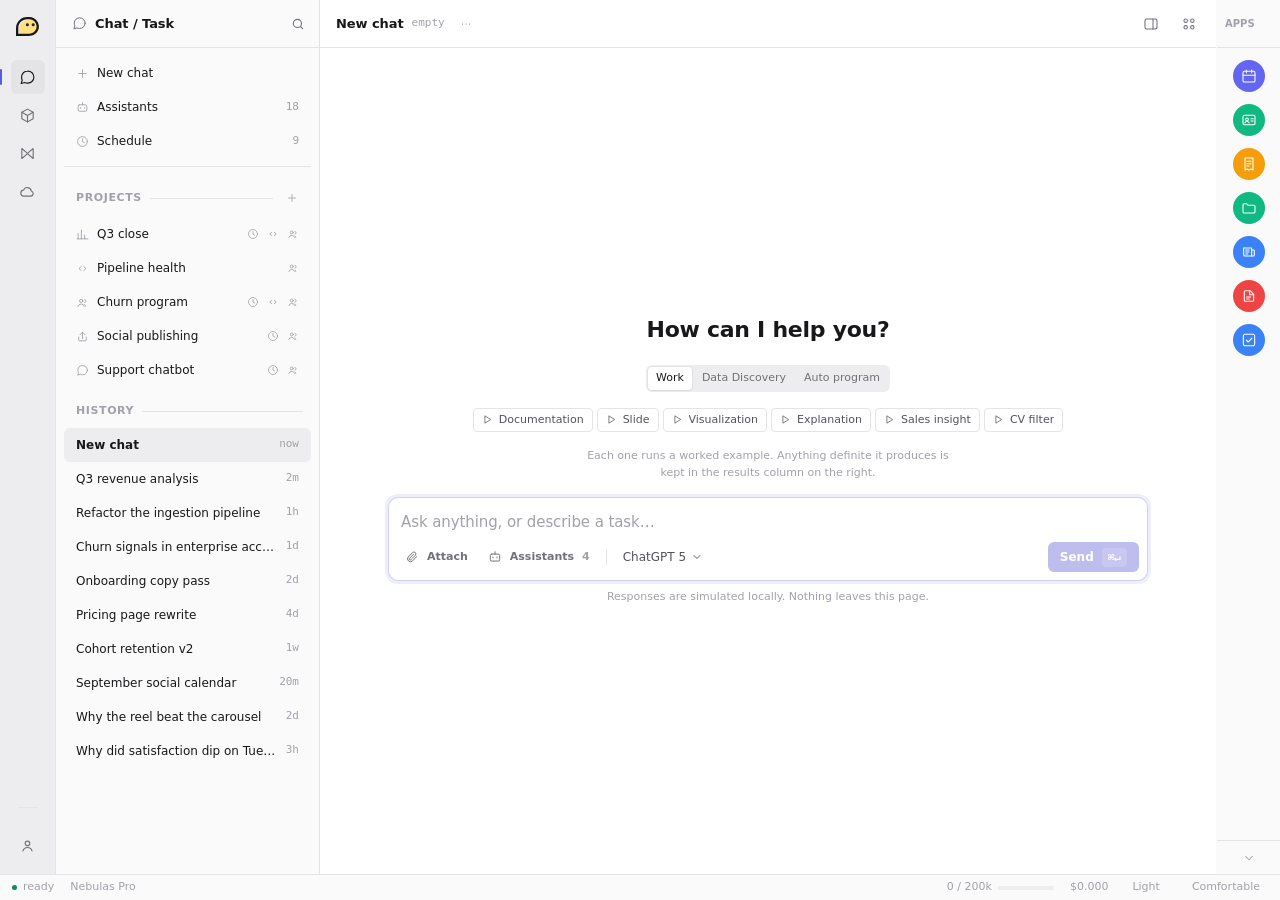
<file: index.html>
<!doctype html>
<html lang="en" data-theme="light">
<head>
<meta charset="utf-8">
<meta name="viewport" content="width=device-width, initial-scale=1">
<title>Nebulas — Workspace</title>
<link rel="stylesheet" href="css/tokens.css">
<link rel="stylesheet" href="css/base.css">
<link rel="stylesheet" href="css/components.css">
<link rel="stylesheet" href="css/layout.css">
</head>
<body>

<!-- ============================================================ app shell
     rail · sidebar · chat · results · app panel · app rail, with a status strip
     spanning all six. Rail buttons, sidebar rows, chat content, the results
     column, the app panel and the app rail are all rendered by app.js — adding
     a section is one entry in the SECTIONS registry.
============================================================================ -->
<!-- data-art starts closed because that is the behavioural default too: the
     results column earns its width when something new is filed. Shipping it
     open would paint the column for one frame and animate it shut on every
     load. -->
<div class="app" id="app" data-list="open" data-art="closed" data-apps="open" data-sheet="closed">

  <nav class="rail" id="rail" aria-label="Sections">
    <div class="rail__mark" aria-hidden="true"><svg viewBox="0 0 22.91 18.70" fill="none"><path transform="translate(3.04 2.83)" d="M0 9.42169C0 4.21824 4.29139 0 9.58509 0L10.6919 0L11.7988 0C16.2579 0 19.8727 3.55315 19.8727 7.93617C19.8727 12.3192 16.2579 15.8723 11.7988 15.8723L0 15.8723L0 9.42169Z" fill="#ffe082"/><path transform="translate(9.81 6.17)" d="M1.52563 2.98039C2.36821 2.98039 3.05125 2.31321 3.05125 1.4902C3.05125 0.667183 2.36821 0 1.52563 0C0.683046 0 0 0.667183 0 1.4902C0 2.31321 0.683046 2.98039 1.52563 2.98039Z" fill="#2b282f"/><path transform="translate(15.60 6.17)" d="M1.52563 2.98039C2.36821 2.98039 3.05125 2.31321 3.05125 1.4902C3.05125 0.667183 2.36821 0 1.52563 0C0.683046 0 0 0.667183 0 1.4902C0 2.31321 0.683046 2.98039 1.52563 2.98039Z" fill="#2b282f"/><path fill-rule="evenodd" d="M10.8518 0.000919868C10.8995 0.00030702 10.9472 0 10.995 0L13.2624 0C14.9183 0.0256323 16.4786 0.454035 17.8386 1.19024C20.407 2.61801 22.3378 5.2016 22.7257 8.2297C22.7711 8.59739 22.7946 8.97186 22.7946 9.35191C22.7946 14.2796 18.8658 18.2696 13.9269 18.6718C13.6709 18.6917 13.4128 18.702 13.1532 18.702L0.37994 18.702L0 18.702L0 16.4697L0 10.9079C0.057969 7.09158 1.82929 4.04899 4.40095 2.1571C6.20573 0.841216 8.43835 0.0471854 10.8518 0.000919868ZM2.28844 10.6842C2.28844 6.01734 6.22246 2.23408 11.0753 2.23408L13.1046 2.23408C17.1923 2.23408 20.5061 5.42083 20.5061 9.35191C20.5061 13.283 17.1923 16.4697 13.1046 16.4697L4.57688 16.4697L2.28844 16.4697L2.28844 14.2344L2.28844 10.6842Z" fill="currentColor"/></svg></div>
    <!-- section buttons and the account button are injected by app.js -->
  </nav>

  <aside class="listcol" aria-label="Sidebar">
    <div class="listcol__head">
      <span class="listcol__ico" id="listIco" aria-hidden="true"></span>
      <span class="listcol__title" id="listTitle">Chat / Task</span>
      <button class="iconbtn iconbtn--sm tip tip--below" id="searchBtn" data-tip="Search  ⌘K" aria-label="Search">
        <svg width="14" height="14" viewBox="0 0 24 24" fill="none" stroke="currentColor" stroke-width="1.9" stroke-linecap="round"><circle cx="11" cy="11" r="7"/><path d="m20 20-3.5-3.5"/></svg>
      </button>
    </div>
    <div class="listcol__body" id="listBody"></div>
  </aside>

  <!-- ======================================================== chat pane -->
  <section class="pane chatpane" aria-label="Conversation">
    <header class="topbar">
      <h1 class="topbar__title" id="mainTitle">Q3 revenue analysis</h1>
      <span class="topbar__sub" id="mainSub"></span>
      <button class="iconbtn iconbtn--sm" id="mainMore" aria-label="More actions">
        <svg width="14" height="14" viewBox="0 0 24 24" fill="none" stroke="currentColor" stroke-width="2" stroke-linecap="round"><path d="M6 12h.01M12 12h.01M18 12h.01"/></svg>
      </button>
      <div class="topbar__spacer"></div>
      <!-- Two toggles, not three: the sidebar is reached by ⌘\ and the palette.
           A column you are looking at does not need a button to say so. -->
      <button class="iconbtn tip tip--below" id="artBtn" aria-pressed="true" data-tip="Results  ⌘." aria-label="Toggle results column">
        <svg width="16" height="16" viewBox="0 0 24 24" fill="none" stroke="currentColor" stroke-width="1.6" stroke-linecap="round" stroke-linejoin="round"><rect x="3" y="4.5" width="18" height="15" rx="2.5"/><path d="M15 4.5v15"/></svg>
      </button>
      <!-- The app rail is permanent, so there is nothing to toggle. This opens
           the panel beside it on the app you had last. -->
      <button class="iconbtn tip tip--below" id="appsBtn" aria-pressed="false" data-tip="App panel  ⌘]" aria-label="Toggle app panel">
        <svg width="16" height="16" viewBox="0 0 24 24" fill="none" stroke="currentColor" stroke-width="1.6" stroke-linecap="round" stroke-linejoin="round"><circle cx="7" cy="7" r="2.6"/><circle cx="17" cy="7" r="2.6"/><circle cx="7" cy="17" r="2.6"/><circle cx="17" cy="17" r="2.6"/></svg>
      </button>
    </header>

    <div class="pane__body" id="mainBody"></div>

    <!-- Composer. Model routing lives here — next to the message it affects. -->
    <div class="composer-wrap" id="composerWrap">
      <form class="composer" id="composer">
        <!-- Anchored to the composer, not the viewport, so it opens where the
             button that summoned it is. -->
        <div class="pop" id="assistPop" data-open="false" role="menu"></div>
        <div class="composer__chips" id="composerChips"></div>
        <textarea class="composer__input" id="composerInput" rows="1"
                  placeholder="Ask anything, or describe a task…"></textarea>
        <div class="composer__bar">
          <button type="button" class="btn btn--ghost btn--sm" id="attachBtn">
            <svg width="14" height="14" viewBox="0 0 24 24" fill="none" stroke="currentColor" stroke-width="1.7" stroke-linecap="round" stroke-linejoin="round"><path d="M20 11.5 12.4 19a5 5 0 0 1-7-7l7.6-7.6a3.3 3.3 0 0 1 4.7 4.7l-7.6 7.6a1.7 1.7 0 0 1-2.4-2.4l7-7"/></svg>
            Attach
          </button>
          <!-- Favourited assistants are chosen from here, so one can be bound
               to a message without leaving the thread. -->
          <button type="button" class="btn btn--ghost btn--sm" id="assistBtn" aria-haspopup="true">
            <svg width="14" height="14" viewBox="0 0 24 24" fill="none" stroke="currentColor" stroke-width="1.7" stroke-linecap="round" stroke-linejoin="round"><rect x="4" y="7" width="16" height="12" rx="2.5"/><path d="M12 3v4M8.5 12v1.5M15.5 12v1.5"/></svg>
            Assistants <span style="color:var(--text-4)" id="assistCount"></span>
          </button>
          <span class="composer__divider"></span>
          <button type="button" class="composer__model" id="modelBtn">
            <span id="modelLabel">ChatGPT 5</span>
            <svg width="12" height="12" viewBox="0 0 24 24" fill="none" stroke="currentColor" stroke-width="2.2" stroke-linecap="round" stroke-linejoin="round" style="color:var(--text-4)"><path d="m6 9 6 6 6-6"/></svg>
          </button>
          <div class="composer__spacer"></div>
          <button type="submit" class="btn btn--primary" id="sendBtn" disabled>
            Send <span class="kbd">⌘↵</span>
          </button>
        </div>
      </form>
      <p class="composer__hint">Responses are simulated locally. Nothing leaves this page.</p>
    </div>
  </section>

  <!-- =================================================== results column
       Where the workspace's outcomes are kept — every thread's, newest first,
       grouped by day. Its resting state is that list; a detail is one click
       away, and the back button returns to the list. The column opens itself
       when a result appears and stays shut while there are none. A turn that
       produces a definite artifact also leaves a one-line reference card in
       the thread it came from.
  -->
  <section class="pane artpane" id="artpane" aria-label="Results">
    <div class="artpane__grip" id="artGrip" role="separator" aria-orientation="vertical" tabindex="0"
         aria-label="Resize results column"></div>
    <header class="artpane__head">
      <!-- Shown only while a result is open: the pane's resting state is the
           list, so leaving a detail has to be one click. -->
      <button class="iconbtn iconbtn--sm" id="artBack" title="All results" aria-label="Back to results" hidden>
        <svg width="13" height="13" viewBox="0 0 24 24" fill="none" stroke="currentColor" stroke-width="1.9" stroke-linecap="round" stroke-linejoin="round"><path d="m15 6-6 6 6 6"/></svg>
      </button>
      <span class="artpane__ico" id="artIcon"></span>
      <span class="artpane__title" id="artTitle">Results</span>
      <div class="seg" id="artTabs"></div>
      <!-- A result is only useful if it can leave. All three act on the result
           being read, so all are hidden while the pane is showing the list.
           Filing appears only when there is a project to file into: the one
           whose page is open, or the one the producing thread belongs to. -->
      <button class="iconbtn iconbtn--sm" id="artFile" title="Add to project results" aria-label="Add to project results" hidden>
        <svg width="14" height="14" viewBox="0 0 24 24" fill="none" stroke="currentColor" stroke-width="1.7" stroke-linecap="round" stroke-linejoin="round"><path d="M3 18V6a1.5 1.5 0 0 1 1.5-1.5H9l2 2h8.5A1.5 1.5 0 0 1 21 8v10a1.5 1.5 0 0 1-1.5 1.5h-15A1.5 1.5 0 0 1 3 18Z"/><path d="M12 10.5v5"/><path d="M9.5 13h5"/></svg>
      </button>
      <button class="iconbtn iconbtn--sm" id="artDl" title="Download" aria-label="Download result" hidden>
        <svg width="14" height="14" viewBox="0 0 24 24" fill="none" stroke="currentColor" stroke-width="1.7" stroke-linecap="round" stroke-linejoin="round"><path d="M12 4v11"/><path d="m7.5 11 4.5 4.5L16.5 11"/><path d="M5 20h14"/></svg>
      </button>
      <button class="iconbtn iconbtn--sm" id="artShare" title="Share…" aria-label="Share result" hidden>
        <svg width="14" height="14" viewBox="0 0 24 24" fill="none" stroke="currentColor" stroke-width="1.7" stroke-linecap="round" stroke-linejoin="round"><path d="M12 16V4"/><path d="m7.5 8.5 4.5-4.5 4.5 4.5"/><path d="M5 13v5.5A1.5 1.5 0 0 0 6.5 20h11a1.5 1.5 0 0 0 1.5-1.5V13"/></svg>
      </button>
      <button class="iconbtn iconbtn--sm" id="artClose" title="Close results column (⌘.)" aria-label="Close results column">
        <svg width="13" height="13" viewBox="0 0 24 24" fill="none" stroke="currentColor" stroke-width="1.8" stroke-linecap="round"><path d="M6 6l12 12M18 6 6 18"/></svg>
      </button>
    </header>
    <div class="artpane__body" id="artBody"></div>
    <footer class="artpane__foot" id="artFoot"></footer>
  </section>

  <!-- ========================================================= app panel
       An app is a surface, not a destination — but it is not an overlay
       either. This is a column of the shell: opening one takes width from
       the conversation instead of covering it, so both stay readable and
       nothing has to be dismissed before the page can be used again. Zero
       width when closed. The rail beside it stays live, so one app can be
       swapped for another without going anywhere.
  -->
  <aside class="appsheet" id="appSheet" data-open="false" aria-label="App" aria-hidden="true">
    <header class="appsheet__head">
      <span class="apptile" id="appSheetTile" aria-hidden="true"></span>
      <span class="appsheet__id">
        <span class="appsheet__name" id="appSheetName"></span>
        <span class="appsheet__sub" id="appSheetSub"></span>
      </span>
      <span id="appSheetState"></span>
      <button class="iconbtn iconbtn--sm" id="appSheetClose" title="Close (esc)" aria-label="Close app">
        <svg width="13" height="13" viewBox="0 0 24 24" fill="none" stroke="currentColor" stroke-width="1.8" stroke-linecap="round"><path d="M6 6l12 12M18 6 6 18"/></svg>
      </button>
    </header>
    <div class="appsheet__body" id="appSheetBody"></div>
    <footer class="appsheet__foot" id="appSheetFoot"></footer>
  </aside>

  <!-- ========================================================== app rail
       Always on screen: it is the only way in to the apps, and a launcher you
       have to summon is one nobody uses. The chevron widens it to show names
       rather than opening a screen of its own.
  -->
  <nav class="apprail" id="apprail" aria-label="Apps">
    <div class="apprail__head">
      <span class="apprail__label t-eyebrow">Apps</span>
    </div>
    <div class="apprail__body" id="appsBody"></div>
    <button class="apprail__more" id="appsMore" aria-label="Show app names">
      <svg width="14" height="14" viewBox="0 0 24 24" fill="none" stroke="currentColor" stroke-width="1.8" stroke-linecap="round" stroke-linejoin="round"><path d="m6 9 6 6 6-6"/></svg>
    </button>
  </nav>

  <!-- Usage spans every column, because it belongs to none of them. -->
  <footer class="statusbar">
    <span class="statusbar__item"><span class="dot dot--ok" id="stDot"></span><span id="stState">ready</span></span>
    <!-- The platform, not the routed model — that lives in the composer. -->
    <span class="statusbar__item statusbar__hide-sm" id="stModel">Nebulas Pro</span>
    <div class="statusbar__spacer"></div>
    <span class="statusbar__item statusbar__hide-sm">
      <span id="stTokens">0 / 200k</span>
      <span class="meter statusbar__meter"><i id="stBar" style="width:0%"></i></span>
    </span>
    <span class="statusbar__item statusbar__hide-sm" id="stCost">$0.000</span>
    <button class="statusbar__item" id="stThemeBtn" title="Toggle theme (⌘J)">
      <span id="stTheme">Light</span>
    </button>
    <button class="statusbar__item" id="stDensityBtn" title="Cycle interface density">
      <span id="stDensity">Comfortable</span>
    </button>
  </footer>
</div>

<!-- ======================================================= command palette -->
<div class="scrim" id="scrim" data-open="false">
  <div class="palette" role="dialog" aria-modal="true" aria-label="Command palette">
    <div class="palette__input">
      <svg width="15" height="15" viewBox="0 0 24 24" fill="none" stroke="var(--text-4)" stroke-width="2" stroke-linecap="round"><circle cx="11" cy="11" r="7"/><path d="m20 20-3.5-3.5"/></svg>
      <input id="palInput" placeholder="Search threads, apps, knowledge and commands…" autocomplete="off" spellcheck="false">
    </div>
    <div class="palette__list" id="palList"></div>
    <div class="palette__foot">
      <span><span class="kbd">↑↓</span> navigate</span>
      <span><span class="kbd">↵</span> open</span>
      <span><span class="kbd">esc</span> close</span>
    </div>
  </div>
</div>

<!-- ==================================================== assistant, in detail
     Opened from an assistant card in Chat. An overlay rather than a page: you
     came here from a list to decide whether this is the one you want, and
     picking it should put you back where you were with it bound — see
     useExample in app.js. Everything in it is rendered by app.js.
-->
<div class="scrim scrim--center" id="asstScrim" data-open="false">
  <div class="detail" role="dialog" aria-modal="true" aria-labelledby="asstName">

    <aside class="detail__id">
      <div class="detail__idhead">
        <span class="detail__glyph" id="asstGlyph" aria-hidden="true"></span>
        <div class="detail__names">
          <h2 class="detail__name" id="asstName">Assistant</h2>
          <!-- Both ids are copyable, because an id you cannot copy is decoration -->
          <button class="detail__uuid" id="asstEndpoint" type="button"></button>
        </div>
      </div>
      <button class="detail__rec" id="asstRecord" type="button"></button>
      <p class="detail__desc" id="asstDesc"></p>
      <div class="detail__ex" id="asstEx"></div>
      <div class="detail__meta" id="asstMeta"></div>
      <div class="detail__upd" id="asstUpd"></div>
    </aside>

    <div class="detail__main">
      <header class="detail__head">
        <div class="tabs detail__tabs" id="asstTabs" role="tablist"></div>
        <button class="iconbtn iconbtn--sm" id="asstClose" title="Close (esc)" aria-label="Close">
          <svg width="13" height="13" viewBox="0 0 24 24" fill="none" stroke="currentColor" stroke-width="1.8" stroke-linecap="round"><path d="M6 6l12 12M18 6 6 18"/></svg>
        </button>
      </header>
      <div class="detail__body" id="asstBody"></div>
    </div>
  </div>
</div>

<!-- ========================================================= share a result
     A link with no access control is not a share, it is a leak — so the dialog
     asks who may open it first and only then mints one. Nothing is uploaded:
     the URL is generated in the page and goes nowhere.
-->
<div class="scrim" id="shareScrim" data-open="false">
  <div class="dialog" role="dialog" aria-modal="true" aria-labelledby="shareTitle">
    <header class="dialog__head">
      <span class="dialog__ico" id="shareIco" aria-hidden="true"></span>
      <span class="dialog__id">
        <span class="dialog__title" id="shareTitle">Share result</span>
        <span class="dialog__sub" id="shareSub"></span>
      </span>
      <button class="iconbtn iconbtn--sm" id="shareClose" title="Close (esc)" aria-label="Close">
        <svg width="13" height="13" viewBox="0 0 24 24" fill="none" stroke="currentColor" stroke-width="1.8" stroke-linecap="round"><path d="M6 6l12 12M18 6 6 18"/></svg>
      </button>
    </header>
    <div class="dialog__body" id="shareBody"></div>
    <footer class="dialog__foot" id="shareFoot"></footer>
  </div>
</div>

<!-- ==================================================== a link, in a window
     A URL a result opened reads embedded in the detail (.webview in app.js);
     its ↗ lifts the page here — a small browser window over the
     workspace — when the column is too narrow to read in. Nothing is fetched:
     the prototype has no network and most of these links are local, so the
     page is drawn — the live page's own wireframe when the address is one of
     ours, bars when it is not. The address bar is the one real thing in the
     window: it selects on click, and Copy takes it. Rendered by openWebWin. -->
<div class="scrim scrim--center" id="webScrim" data-open="false">
  <div class="webwin" role="dialog" aria-modal="true" aria-label="Web page, previewed">
    <header class="webwin__bar">
      <span class="webwin__dots" aria-hidden="true"><i></i><i></i><i></i></span>
      <input class="webwin__addr" id="webAddr" type="text" readonly aria-label="Page address" spellcheck="false">
      <button class="iconbtn iconbtn--sm" id="webCopy" title="Copy link" aria-label="Copy link">
        <svg width="13" height="13" viewBox="0 0 24 24" fill="none" stroke="currentColor" stroke-width="1.8" stroke-linecap="round" stroke-linejoin="round"><rect x="9" y="9" width="11" height="11" rx="2"/><path d="M5 15V6a2 2 0 0 1 2-2h9"/></svg>
      </button>
      <button class="iconbtn iconbtn--sm" id="webClose" title="Close (esc)" aria-label="Close">
        <svg width="13" height="13" viewBox="0 0 24 24" fill="none" stroke="currentColor" stroke-width="1.8" stroke-linecap="round"><path d="M6 6l12 12M18 6 6 18"/></svg>
      </button>
    </header>
    <div class="webwin__page" id="webPage"></div>
    <footer class="webwin__foot">Nothing was fetched — the page is drawn here. The address is real, and Copy takes it.</footer>
  </div>
</div>

<!-- ======================================================= make a project
     The same dialog creates one and edits one, because the answers are the
     same answers and none of them is final. Only the name is required: leave
     the rest and the project is a folder; switch on a schedule and it becomes
     something that produces a result on its own. Rendered by renderProject.

     The two list-shaped settings are folded shut, so the form is a screen
     rather than a scroll. `projHelp` toggles the per-setting instructions,
     which retire by themselves once the dialog has been used once.
-->
<div class="scrim" id="projScrim" data-open="false">
  <div class="dialog dialog--wide" role="dialog" aria-modal="true" aria-labelledby="projTitle">
    <header class="dialog__head">
      <span class="dialog__ico" id="projIco" aria-hidden="true"></span>
      <span class="dialog__id">
        <span class="dialog__title" id="projTitle">New project</span>
        <span class="dialog__sub" id="projSub"></span>
      </span>
      <button class="iconbtn iconbtn--sm" id="projHelp" title="Show what each setting does" aria-label="Show what each setting does" aria-pressed="false">
        <svg width="14" height="14" viewBox="0 0 24 24" fill="none" stroke="currentColor" stroke-width="1.6" stroke-linecap="round" stroke-linejoin="round"><circle cx="12" cy="12" r="9"/><path d="M9.6 9.2a2.5 2.5 0 1 1 3.4 2.3c-.6.3-1 .9-1 1.6v.4"/><path d="M12 17h.01"/></svg>
      </button>
      <button class="iconbtn iconbtn--sm" id="projClose" title="Close (esc)" aria-label="Close">
        <svg width="13" height="13" viewBox="0 0 24 24" fill="none" stroke="currentColor" stroke-width="1.8" stroke-linecap="round"><path d="M6 6l12 12M18 6 6 18"/></svg>
      </button>
    </header>
    <div class="dialog__body" id="projBody"></div>
    <footer class="dialog__foot" id="projFoot"></footer>
  </div>
</div>

<!-- ===================================================== a post, before it goes
     A queued post is the one thing on a publishing project that is edited
     rather than asked for, so it gets the dialog the project settings get —
     the text, the channel it is written for, when it leaves, and the one
     button that lets it. Its own overlay rather than a second use of the
     project dialog: two dialogs sharing a shell share its state too. -->
<div class="scrim" id="postScrim" data-open="false">
  <div class="dialog dialog--wide" role="dialog" aria-modal="true" aria-labelledby="postTitle">
    <header class="dialog__head">
      <span class="dialog__ico" id="postIco" aria-hidden="true"></span>
      <span class="dialog__id">
        <span class="dialog__title" id="postTitle">Post</span>
        <span class="dialog__sub" id="postSub"></span>
      </span>
      <button class="iconbtn iconbtn--sm" id="postClose" title="Close (esc)" aria-label="Close">
        <svg width="13" height="13" viewBox="0 0 24 24" fill="none" stroke="currentColor" stroke-width="1.8" stroke-linecap="round"><path d="M6 6l12 12M18 6 6 18"/></svg>
      </button>
    </header>
    <div class="dialog__body" id="postBody"></div>
    <footer class="dialog__foot" id="postFoot"></footer>
  </div>
</div>

<!-- ============================================================ run history
     A schedule row's whole story: every run on a timeline, what each one
     produced, and a door to the result when it is still in the store. A run
     whose product went to a channel or a corpus has no door — the entry says
     where the work went instead.
-->
<div class="scrim" id="schedScrim" data-open="false">
  <div class="dialog dialog--wide" role="dialog" aria-modal="true" aria-labelledby="schedTitle">
    <header class="dialog__head">
      <span class="dialog__ico" id="schedIco" aria-hidden="true"></span>
      <span class="dialog__id">
        <span class="dialog__title" id="schedTitle">Runs</span>
        <span class="dialog__sub" id="schedSub"></span>
      </span>
      <button class="iconbtn iconbtn--sm" id="schedClose" title="Close (esc)" aria-label="Close">
        <svg width="13" height="13" viewBox="0 0 24 24" fill="none" stroke="currentColor" stroke-width="1.8" stroke-linecap="round"><path d="M6 6l12 12M18 6 6 18"/></svg>
      </button>
    </header>
    <div class="dialog__body" id="schedBody"></div>
    <footer class="dialog__foot" id="schedFoot"></footer>
  </div>
</div>

<!-- ================================================================= maker
     Build's chat layer: describe the thing, watch it become that thing. Two
     panes — the conversation, and the record as it currently is — so a change
     said in words is visible the moment it lands. -->
<div class="scrim scrim--center" id="makerScrim" data-open="false">
  <div class="maker" role="dialog" aria-modal="true" aria-labelledby="makerTitle">
    <header class="dialog__head">
      <span class="dialog__ico" id="makerIco" aria-hidden="true"></span>
      <span class="dialog__id">
        <span class="dialog__title" id="makerTitle">Maker</span>
        <span class="dialog__sub" id="makerSub"></span>
      </span>
      <button class="iconbtn iconbtn--sm" id="makerClose" title="Close (esc)" aria-label="Close">
        <svg width="13" height="13" viewBox="0 0 24 24" fill="none" stroke="currentColor" stroke-width="1.8" stroke-linecap="round"><path d="M6 6l12 12M18 6 6 18"/></svg>
      </button>
    </header>
    <div class="maker__body">
      <div class="maker__chat">
        <div class="maker__log" id="makerLog"></div>
        <div class="maker__ask">
          <textarea class="textarea" id="makerInput" rows="2"
            placeholder="Describe it, or describe a change&#8230;"></textarea>
          <button class="btn btn--primary btn--sm" id="makerSend" type="button">Send</button>
        </div>
      </div>
      <aside class="maker__side">
        <div class="maker__preview" id="makerSide"></div>
        <footer class="maker__foot" id="makerFoot"></footer>
      </aside>
    </div>
  </div>
</div>

<!-- ================================================ page wizard (Add → Page)
     The maker's shell, repurposed: a guided chat on the left asks one
     question at a time; the right pane holds the page as it takes shape —
     Preview and Script once the build finishes, and Done files it under
     Customized output. -->
<div class="scrim scrim--center" id="pwScrim" data-open="false">
  <div class="maker" role="dialog" aria-modal="true" aria-labelledby="pwTitle">
    <header class="dialog__head">
      <span class="dialog__ico" id="pwIco" aria-hidden="true"></span>
      <span class="dialog__id">
        <span class="dialog__title" id="pwTitle">New page</span>
        <span class="dialog__sub" id="pwSub"></span>
      </span>
      <button class="iconbtn iconbtn--sm" id="pwClose" title="Close (esc)" aria-label="Close">
        <svg width="13" height="13" viewBox="0 0 24 24" fill="none" stroke="currentColor" stroke-width="1.8" stroke-linecap="round"><path d="M6 6l12 12M18 6 6 18"/></svg>
      </button>
    </header>
    <div class="maker__body">
      <div class="maker__chat">
        <!-- Two ways to define the page: asked for, or written by hand. -->
        <div class="tabs arttabs pwmode" id="pwMode" role="tablist"></div>
        <div class="maker__log" id="pwLog"></div>
        <div class="pwmanual" id="pwManual" hidden></div>
        <div class="maker__ask" id="pwAskRow">
          <textarea class="textarea" id="pwInput" rows="2"
            placeholder="Or answer in your own words&#8230;"></textarea>
          <button class="btn btn--primary btn--sm" id="pwSend" type="button">Send</button>
        </div>
      </div>
      <aside class="maker__side">
        <div class="maker__preview" id="pwSide"></div>
        <footer class="maker__foot">
          <button class="btn btn--primary btn--sm" id="pwDone" type="button" disabled>Done</button>
          <span class="pwfoot__hint">Done files the page under Customized output.</span>
        </footer>
      </aside>
    </div>
  </div>
</div>

<!-- ============================================================ edit dialog
     One dialog for every setting on the assistant page. A row opens it with a
     staged copy of the values it names; the controls write only the copy, and
     the record changes when Save says so.
-->
<div class="scrim scrim--center" id="editScrim" data-open="false">
  <div class="dialog" role="dialog" aria-modal="true" aria-labelledby="editTitle">
    <header class="dialog__head">
      <span class="dialog__ico" id="editIco" aria-hidden="true"></span>
      <span class="dialog__id">
        <span class="dialog__title" id="editTitle">Edit</span>
        <span class="dialog__sub" id="editSub"></span>
      </span>
      <button class="iconbtn iconbtn--sm" id="editClose" title="Close (esc)" aria-label="Close">
        <svg width="13" height="13" viewBox="0 0 24 24" fill="none" stroke="currentColor" stroke-width="1.8" stroke-linecap="round"><path d="M6 6l12 12M18 6 6 18"/></svg>
      </button>
    </header>
    <div class="dialog__body" id="editBody"></div>
    <footer class="dialog__foot">
      <button class="btn btn--ghost" id="editCancel" type="button">Cancel</button>
      <button class="btn btn--primary" id="editSave" type="button">Save</button>
    </footer>
  </div>
</div>

<div class="toasts" id="toasts" aria-live="polite"></div>

<script src="js/icons.js"></script>
<script src="js/data.js"></script>
<script src="js/app.js"></script>
</body>
</html>
</file>
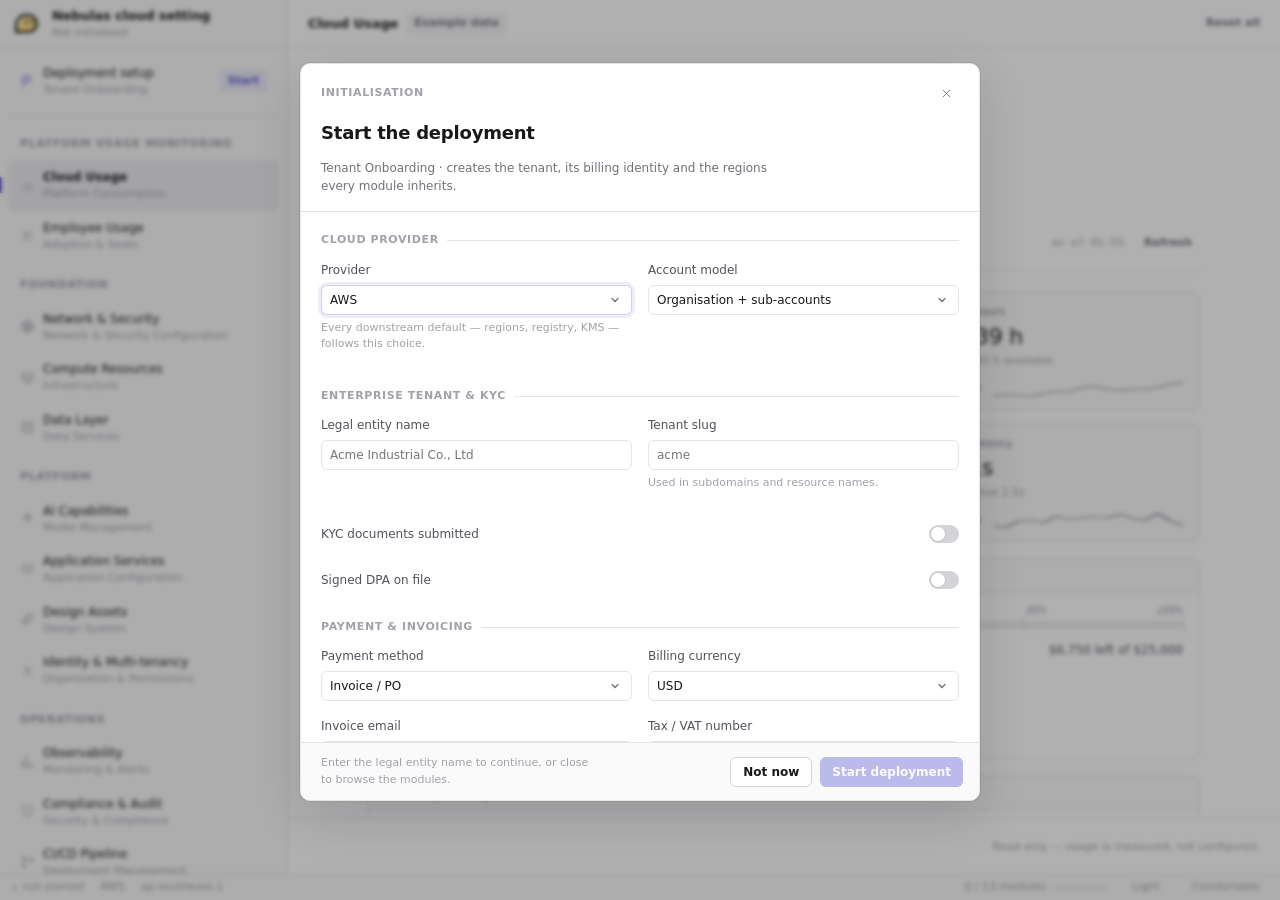
<file: nebulas-cloud.html>
<!doctype html>
<html lang="en" data-theme="light">
<head>
<meta charset="utf-8">
<meta name="viewport" content="width=device-width, initial-scale=1">
<title>Nebulas Cloud Setting</title>
<link rel="stylesheet" href="css/tokens.css">
<link rel="stylesheet" href="css/base.css">
<link rel="stylesheet" href="css/components.css">
<link rel="stylesheet" href="css/install.css">
</head>
<body>

<!-- ==================================================== cloud setting shell
     Two columns: the thirteen-module menu, and the configuration surface for
     whichever module is selected. The status strip spans both, because
     deployment progress belongs to neither column.

     This page is independent of the workspace prototype — it shares the
     design system in css/ and nothing else.
========================================================================== -->
<div class="setup" id="setup">

  <aside class="menu" aria-label="Deployment modules">
    <div class="menu__head">
      <!-- The workspace's mark, not a stand-in letter: one brand, two pages. -->
      <div class="menu__mark" aria-hidden="true"><svg viewBox="0 0 22.91 18.70" fill="none"><path transform="translate(3.04 2.83)" d="M0 9.42169C0 4.21824 4.29139 0 9.58509 0L10.6919 0L11.7988 0C16.2579 0 19.8727 3.55315 19.8727 7.93617C19.8727 12.3192 16.2579 15.8723 11.7988 15.8723L0 15.8723L0 9.42169Z" fill="#ffe082"/><path transform="translate(9.81 6.17)" d="M1.52563 2.98039C2.36821 2.98039 3.05125 2.31321 3.05125 1.4902C3.05125 0.667183 2.36821 0 1.52563 0C0.683046 0 0 0.667183 0 1.4902C0 2.31321 0.683046 2.98039 1.52563 2.98039Z" fill="#2b282f"/><path transform="translate(15.60 6.17)" d="M1.52563 2.98039C2.36821 2.98039 3.05125 2.31321 3.05125 1.4902C3.05125 0.667183 2.36821 0 1.52563 0C0.683046 0 0 0.667183 0 1.4902C0 2.31321 0.683046 2.98039 1.52563 2.98039Z" fill="#2b282f"/><path fill-rule="evenodd" d="M10.8518 0.000919868C10.8995 0.00030702 10.9472 0 10.995 0L13.2624 0C14.9183 0.0256323 16.4786 0.454035 17.8386 1.19024C20.407 2.61801 22.3378 5.2016 22.7257 8.2297C22.7711 8.59739 22.7946 8.97186 22.7946 9.35191C22.7946 14.2796 18.8658 18.2696 13.9269 18.6718C13.6709 18.6917 13.4128 18.702 13.1532 18.702L0.37994 18.702L0 18.702L0 16.4697L0 10.9079C0.057969 7.09158 1.82929 4.04899 4.40095 2.1571C6.20573 0.841216 8.43835 0.0471854 10.8518 0.000919868ZM2.28844 10.6842C2.28844 6.01734 6.22246 2.23408 11.0753 2.23408L13.1046 2.23408C17.1923 2.23408 20.5061 5.42083 20.5061 9.35191C20.5061 13.283 17.1923 16.4697 13.1046 16.4697L4.57688 16.4697L2.28844 16.4697L2.28844 14.2344L2.28844 10.6842Z" fill="currentColor"/></svg></div>
      <!-- The page name is fixed; the sub-line carries which tenant it is. -->
      <div class="menu__id">
        <span class="menu__name">Nebulas cloud setting</span>
        <span class="menu__sub" id="menuSub">Not initialised</span>
      </div>
    </div>
    <nav class="menu__body" id="menuBody"></nav>
  </aside>

  <!-- ================================================= configuration pane -->
  <section class="cfg" aria-label="Module configuration">
    <header class="cfg__head">
      <h1 class="cfg__title" id="cfgTitle">Initialisation</h1>
      <span class="badge" id="cfgState">Not configured</span>
      <div class="cfg__spacer"></div>
      <button class="btn btn--ghost btn--sm" id="resetBtn">Reset all</button>
    </header>

    <div class="cfg__body" id="cfgBody"></div>

    <!-- The actions are centred in the row; the hint is taken out of the flow
         so its width can't pull them off centre. -->
    <footer class="cfg__foot">
      <div class="cfg__actions">
        <button class="btn btn--secondary" id="prevBtn">Back</button>
        <button class="btn btn--primary" id="nextBtn">Save &amp; continue</button>
        <button class="btn btn--ghost btn--sm" id="skipBtn">Skip for now</button>
      </div>
      <span class="cfg__hint" id="cfgHint">Choices are kept in this browser only.</span>
    </footer>
  </section>

  <!-- Progress spans both columns, because it belongs to neither. -->
  <footer class="statusbar">
    <span class="statusbar__item"><span class="dot" id="stDot"></span><span id="stState">not configured</span></span>
    <span class="statusbar__item statusbar__hide-sm" id="stProvider">AWS</span>
    <span class="statusbar__item statusbar__hide-sm" id="stRegion">ap-southeast-1</span>
    <div class="statusbar__spacer"></div>
    <span class="statusbar__item statusbar__hide-sm">
      <span id="stProg">0 / 13 modules</span>
      <span class="meter statusbar__meter"><i id="stBar" style="width:0%"></i></span>
    </span>
    <button class="statusbar__item" id="stThemeBtn" title="Toggle theme (⌘J)"><span id="stTheme">Light</span></button>
    <button class="statusbar__item" id="stDensityBtn" title="Cycle interface density"><span id="stDensity">Comfortable</span></button>
  </footer>
</div>

<!-- ================================================ initialisation dialog
     Module 01 is the gate, not a page: the tenant, its billing identity and
     the regions every other module inherits. Until it is done there is
     nothing for the twelve configuration pages to attach to, so it arrives
     as a layer over them rather than as the first item in the menu.
====================================================================== -->
<div class="scrim scrim--wizard" id="wizScrim" data-open="false">
  <div class="wizard" role="dialog" aria-modal="true" aria-labelledby="wizTitle">
    <header class="wizard__head">
      <div class="wizard__headrow">
        <span class="t-eyebrow">Initialisation</span>
        <div class="cfg__spacer"></div>
        <button class="iconbtn iconbtn--sm" id="wizClose" title="Close (esc)" aria-label="Close"></button>
      </div>
      <h2 class="t-title" id="wizTitle">Start the deployment</h2>
      <p class="wizard__desc" id="wizPage">Tenant Onboarding · creates the tenant, its billing identity and the regions every module inherits.</p>
    </header>

    <div class="wizard__body" id="wizBody"></div>

    <footer class="wizard__foot">
      <span class="cfg__hint" id="wizHint"></span>
      <div class="cfg__spacer"></div>
      <button class="btn btn--secondary" id="wizCancel">Cancel</button>
      <button class="btn btn--primary" id="wizStart">Start deployment</button>
    </footer>
  </div>
</div>

<!-- ================================================= extraction dialog
     Module 07's action, as a layer: the page shows the extracted system at
     full width; crawling a new one is an act, so it opens over the page
     rather than squeezing it into a side column. Reuses the wizard shell. -->
<div class="scrim scrim--wizard" id="dsxScrim" data-open="false">
  <div class="wizard" role="dialog" aria-modal="true" aria-labelledby="dsxTitle">
    <header class="wizard__head">
      <div class="wizard__headrow">
        <span class="t-eyebrow">Design Assets</span>
        <div class="cfg__spacer"></div>
        <button class="iconbtn iconbtn--sm" id="dsxClose" title="Close (esc)" aria-label="Close"></button>
      </div>
      <h2 class="t-title" id="dsxTitle">Extract design system</h2>
      <p class="wizard__desc">Crawl a site you own, parse its tokens, and the system every tenant-facing surface inherits is rewritten from what was read.</p>
    </header>
    <div class="wizard__body" id="dsxBody"></div>
    <footer class="wizard__foot">
      <span class="cfg__hint" id="dsxHint">Pages are fetched publicly; images land in your knowledge base.</span>
      <div class="cfg__spacer"></div>
      <button class="btn btn--secondary" id="dsxCancel">Close</button>
      <button class="btn btn--primary" id="dsxGo">Extract design system</button>
    </footer>
  </div>
</div>

<div class="toasts" id="toasts" aria-live="polite"></div>

<script src="js/icons.js"></script>
<script src="js/install-data.js"></script>
<script src="js/usage-data.js"></script>
<script src="js/install.js"></script>
</body>
</html>
</file>
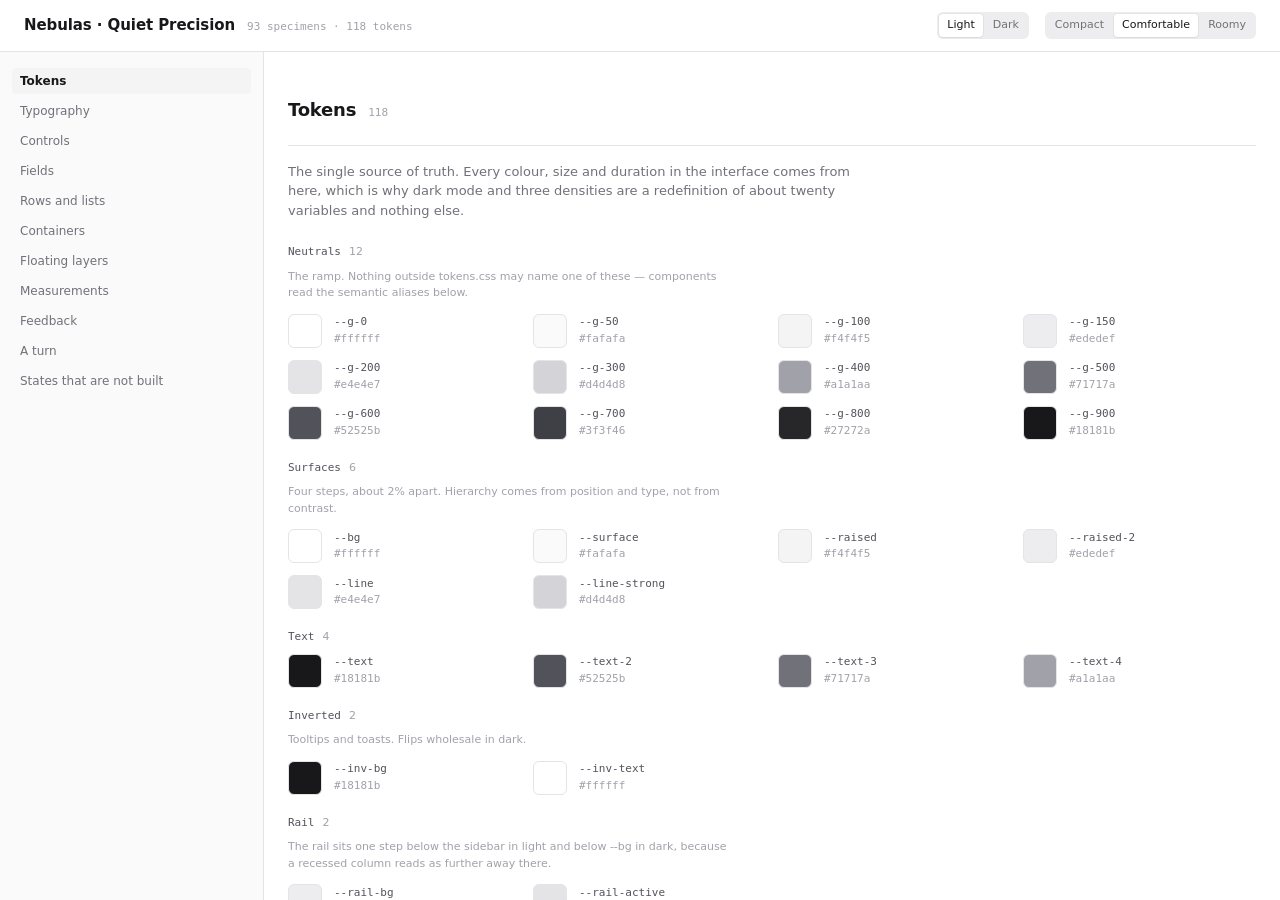
<file: styleguide.html>
<!doctype html>
<html lang="en" data-theme="light">
<head>
<meta charset="utf-8">
<meta name="viewport" content="width=device-width, initial-scale=1">
<title>Nebulas — Design system</title>
<!-- Three stylesheets, on purpose. The specimens must be styled by
     components.css alone: anything that needed layout.css or install.css to
     look right is not a component, and on this page it will look wrong. -->
<link rel="stylesheet" href="css/tokens.css">
<link rel="stylesheet" href="css/base.css">
<link rel="stylesheet" href="css/components.css">
<link rel="stylesheet" href="css/styleguide.css">
</head>
<body>

<div class="sg">
  <header class="sg__top">
    <div class="sg__id">
      <span class="sg__name">Nebulas · Quiet Precision</span>
      <span class="sg__count" id="sgCount"></span>
    </div>
    <!-- The page's chrome is the system's own segmented control, on the same two
         attributes the prototypes use — so switching here tests what switching
         there tests. -->
    <div class="seg" id="sgTheme" role="tablist" aria-label="Theme">
      <button type="button" data-v="light" aria-selected="true">Light</button>
      <button type="button" data-v="dark" aria-selected="false">Dark</button>
    </div>
    <div class="seg" id="sgDensity" role="tablist" aria-label="Density">
      <button type="button" data-v="compact" aria-selected="false">Compact</button>
      <button type="button" data-v="comfortable" aria-selected="true">Comfortable</button>
      <button type="button" data-v="roomy" aria-selected="false">Roomy</button>
    </div>
  </header>

  <nav class="sg__nav" id="sgNav" aria-label="Sections"></nav>

  <main class="sg__body" id="sgBody"></main>
</div>

<script src="js/icons.js"></script>
<script src="js/styleguide.js"></script>
</body>
</html>
</file>
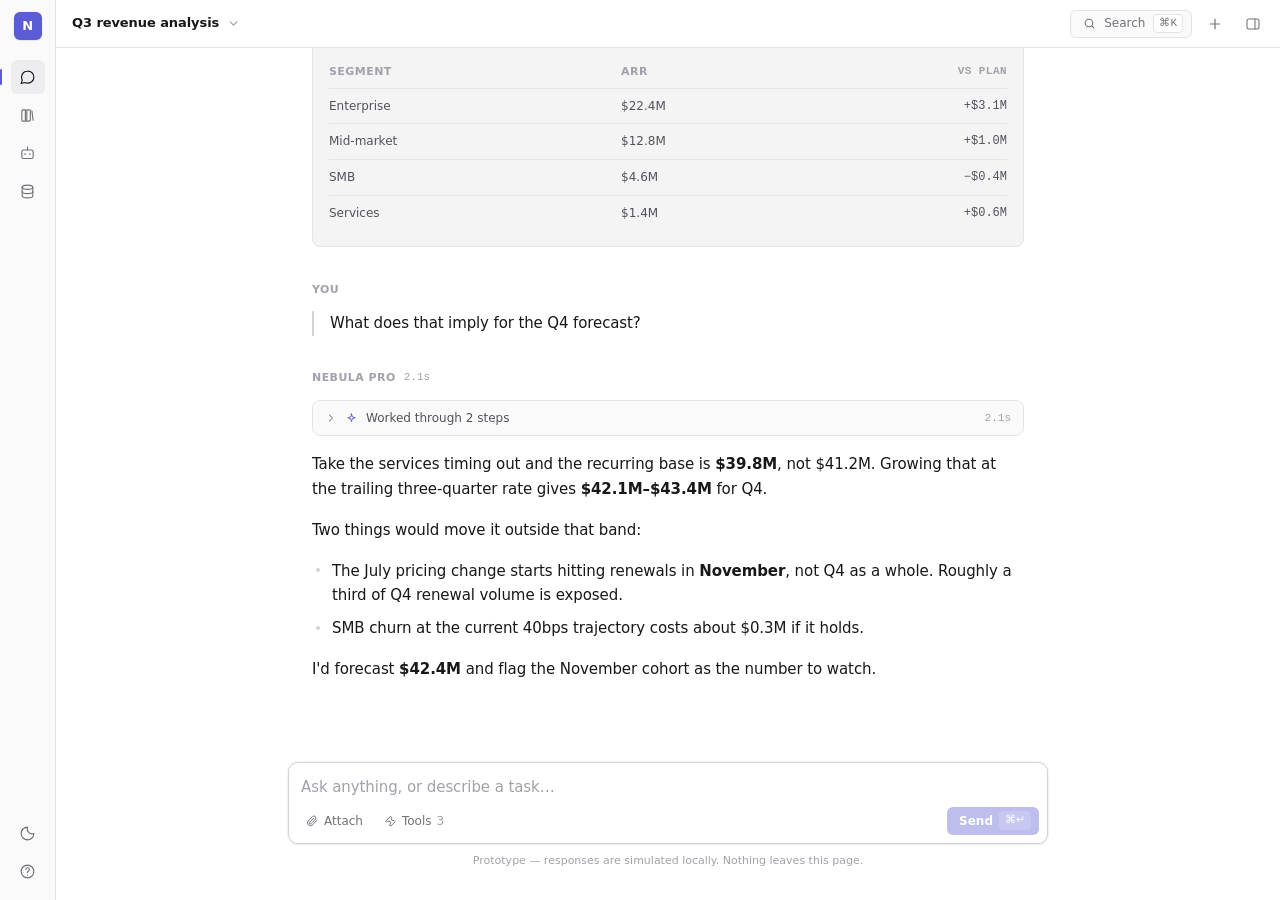
<file: v1-single-file.html>
<!doctype html>
<html lang="en" data-theme="light">
<head>
<meta charset="utf-8">
<meta name="viewport" content="width=device-width, initial-scale=1">
<title>Nebulas — Workspace</title>
<style>
/* ============================================================
   NEBULAS · "QUIET PRECISION"
   Design tokens. This block is the intended source of truth —
   lift it into tokens.css verbatim when the system is extracted.
   ============================================================ */
:root{
  /* --- neutral ramp ------------------------------------------------ */
  --g-0:#ffffff;  --g-50:#fafafa;  --g-100:#f4f4f5; --g-150:#ededef;
  --g-200:#e4e4e7; --g-300:#d4d4d8; --g-400:#a1a1aa; --g-500:#71717a;
  --g-600:#52525b; --g-700:#3f3f46; --g-800:#27272a; --g-900:#18181b;

  /* --- semantic surfaces (light) ----------------------------------- */
  --bg:          var(--g-0);
  --surface:     var(--g-50);      /* rails, panels                     */
  --raised:      var(--g-100);     /* result surface, +2% lightness     */
  --raised-2:    var(--g-150);
  --line:        var(--g-200);     /* hairline, the primary separator   */
  --line-strong: var(--g-300);
  --text:        var(--g-900);
  --text-2:      var(--g-600);
  --text-3:      var(--g-500);
  --text-4:      var(--g-400);

  /* --- the one accent ---------------------------------------------- */
  --accent:      #5b5bd6;
  --accent-hi:   #4f4fc9;
  --accent-fg:   #ffffff;
  --accent-soft: rgba(91,91,214,.10);
  --accent-line: rgba(91,91,214,.28);

  /* --- status (used sparingly, never decoratively) ------------------ */
  --ok:#0f8a5f; --warn:#a86b00; --err:#c0392b;
  --ok-soft:rgba(15,138,95,.10);

  /* --- type -------------------------------------------------------- */
  --font: "Inter", -apple-system, BlinkMacSystemFont, "Segoe UI", system-ui, sans-serif;
  --mono: ui-monospace, "SF Mono", "JetBrains Mono", Menlo, Consolas, monospace;
  --t-11:11px; --t-12:12px; --t-13:13px; --t-15:15px;
  --t-18:18px; --t-22:22px; --t-28:28px;

  /* --- 4px grid ---------------------------------------------------- */
  --s-1:4px;  --s-2:8px;  --s-3:12px; --s-4:16px;
  --s-5:20px; --s-6:24px; --s-8:32px; --s-10:40px; --s-12:48px;

  /* --- radius / elevation ------------------------------------------ */
  --r-sm:4px; --r-md:6px; --r-lg:8px; --r-xl:10px;
  --shadow-sm:0 1px 2px rgba(24,24,27,.06), 0 0 0 1px rgba(24,24,27,.04);
  --shadow-md:0 4px 12px rgba(24,24,27,.08), 0 0 0 1px rgba(24,24,27,.05);
  --shadow-lg:0 16px 48px rgba(24,24,27,.14), 0 0 0 1px rgba(24,24,27,.06);

  /* --- motion ------------------------------------------------------ */
  --ease:cubic-bezier(.2,.7,.3,1);
  --fast:110ms; --base:180ms; --slow:280ms;

  /* --- shell metrics ----------------------------------------------- */
  --rail-w:56px; --inspector-w:320px; --measure:none;
}

:root[data-theme="dark"]{
  --bg:#0d0d0f;
  --surface:#141417;
  --raised:#1b1b1f;
  --raised-2:#212127;
  --line:#26262b;
  --line-strong:#35353c;
  --text:#f4f4f5;
  --text-2:#a1a1aa;
  --text-3:#8b8b93;
  --text-4:#6a6a72;
  --accent:#7c7cf0;
  --accent-hi:#8f8ff5;
  --accent-fg:#0d0d0f;
  --accent-soft:rgba(124,124,240,.14);
  --accent-line:rgba(124,124,240,.34);
  --ok:#3fbd8b; --warn:#d99b28; --err:#ef6b5e;
  --ok-soft:rgba(63,189,139,.12);
  --shadow-sm:0 1px 2px rgba(0,0,0,.4), 0 0 0 1px rgba(255,255,255,.05);
  --shadow-md:0 4px 12px rgba(0,0,0,.45), 0 0 0 1px rgba(255,255,255,.06);
  --shadow-lg:0 16px 48px rgba(0,0,0,.6), 0 0 0 1px rgba(255,255,255,.07);
}

/* ============================================================ base */
*,*::before,*::after{box-sizing:border-box}
html,body{height:100%}
body{
  margin:0; background:var(--bg); color:var(--text);
  font-family:var(--font); font-size:var(--t-13); line-height:1.55;
  -webkit-font-smoothing:antialiased; text-rendering:optimizeLegibility;
  overflow:hidden;
}
button,input,textarea,select{font:inherit;color:inherit}
button{background:none;border:0;padding:0;cursor:pointer}
::selection{background:var(--accent-soft)}
:focus-visible{outline:2px solid var(--accent);outline-offset:1px;border-radius:var(--r-sm)}
.sr{position:absolute;width:1px;height:1px;overflow:hidden;clip:rect(0 0 0 0);white-space:nowrap}
svg{display:block;flex:none}

::-webkit-scrollbar{width:10px;height:10px}
::-webkit-scrollbar-thumb{background:var(--line-strong);border-radius:99px;border:3px solid transparent;background-clip:content-box}
::-webkit-scrollbar-thumb:hover{background:var(--text-4);background-clip:content-box}
::-webkit-scrollbar-track{background:transparent}

/* ============================================================ shell */
.app{
  display:grid; height:100vh;
  grid-template-columns:var(--rail-w) minmax(0,1fr) var(--inspector-w);
  overflow:hidden;
  transition:grid-template-columns var(--base) var(--ease);
}
.app[data-inspector="closed"]{grid-template-columns:var(--rail-w) minmax(0,1fr) 0px}

/* ---------------------------------------------------------- rail */
.rail{
  background:var(--surface); border-right:1px solid var(--line);
  display:flex; flex-direction:column; align-items:center;
  padding:var(--s-3) 0; gap:var(--s-1); z-index:3;
}
.mark{
  width:28px;height:28px;border-radius:var(--r-md);
  background:var(--accent);color:var(--accent-fg);
  display:grid;place-items:center;margin-bottom:var(--s-4);
  font-weight:600;font-size:var(--t-13);letter-spacing:-.02em;
  box-shadow:var(--shadow-sm);
}
.rail-btn{
  width:34px;height:34px;border-radius:var(--r-md);
  display:grid;place-items:center;color:var(--text-3);
  transition:background var(--fast) var(--ease),color var(--fast) var(--ease);
  position:relative;
}
.rail-btn:hover{background:var(--raised);color:var(--text)}
.rail-btn[aria-current="true"]{background:var(--raised-2);color:var(--text)}
.rail-btn[aria-current="true"]::before{
  content:"";position:absolute;left:-11px;top:50%;translate:0 -50%;
  width:2px;height:16px;border-radius:99px;background:var(--accent);
}
.rail-sp{flex:1}

/* tooltip */
.tip{position:relative}
.tip::after{
  content:attr(data-tip);
  position:absolute;left:calc(100% + 10px);top:50%;translate:0 -50%;
  background:var(--g-900);color:var(--g-0);
  font-size:var(--t-11);line-height:1;padding:6px 8px;border-radius:var(--r-sm);
  white-space:nowrap;pointer-events:none;opacity:0;
  transition:opacity var(--fast) var(--ease);z-index:60;
}
:root[data-theme="dark"] .tip::after{background:var(--raised-2);color:var(--text);box-shadow:var(--shadow-md)}
.tip:hover::after{opacity:1}

/* ---------------------------------------------------------- center */
.center{display:flex;flex-direction:column;min-width:0;min-height:0;overflow:hidden;background:var(--bg)}

.topbar{
  height:48px;flex:none;display:flex;align-items:center;gap:var(--s-2);
  padding:0 var(--s-3) 0 var(--s-4);
  border-bottom:1px solid var(--line);
}
.thread-pick{
  display:flex;align-items:center;gap:var(--s-2);min-width:0;
  padding:5px var(--s-2);margin-left:-8px;border-radius:var(--r-md);
  transition:background var(--fast) var(--ease);
}
.thread-pick:hover{background:var(--raised)}
.thread-pick h1{
  margin:0;font-size:var(--t-13);font-weight:550;letter-spacing:-.006em;
  white-space:nowrap;overflow:hidden;text-overflow:ellipsis;max-width:42ch;
}
.thread-pick .chev{color:var(--text-4)}
.topbar-sp{flex:1}
.icon-btn{
  width:30px;height:30px;border-radius:var(--r-md);display:grid;place-items:center;
  color:var(--text-3);transition:background var(--fast) var(--ease),color var(--fast) var(--ease);
}
.icon-btn:hover{background:var(--raised);color:var(--text)}
.icon-btn[aria-pressed="true"]{color:var(--text);background:var(--raised-2)}

.kbd{
  font-family:var(--mono);font-size:var(--t-11);line-height:1;
  padding:3px 5px;border-radius:var(--r-sm);
  border:1px solid var(--line);background:var(--surface);color:var(--text-3);
}
.searchbtn{
  display:flex;align-items:center;gap:var(--s-2);height:28px;padding:0 var(--s-2) 0 var(--s-3);
  border:1px solid var(--line);border-radius:var(--r-md);background:var(--surface);
  color:var(--text-3);font-size:var(--t-12);
  transition:border-color var(--fast) var(--ease),color var(--fast) var(--ease);
}
.searchbtn:hover{border-color:var(--line-strong);color:var(--text-2)}
.searchbtn .kbd{background:var(--bg)}

/* ---------------------------------------------------------- stream */
.stream{flex:1 1 0;min-height:0;overflow-y:auto;overscroll-behavior:contain;scroll-behavior:smooth}
.stream-inner{max-width:760px;margin:0 auto;padding:var(--s-8) var(--s-6) var(--s-12)}

.msg{position:relative;padding-bottom:var(--s-8)}
.msg-head{display:flex;align-items:center;gap:var(--s-2);margin-bottom:var(--s-3);height:20px}
.who{
  font-size:var(--t-11);font-weight:600;letter-spacing:.04em;text-transform:uppercase;
  color:var(--text-4);
}
.msg-meta{font-size:var(--t-11);color:var(--text-4);font-family:var(--mono)}
.msg-actions{
  margin-left:auto;display:flex;gap:2px;opacity:0;
  transition:opacity var(--fast) var(--ease);
}
.msg:hover .msg-actions,.msg:focus-within .msg-actions{opacity:1}
.act{
  width:24px;height:24px;border-radius:var(--r-sm);display:grid;place-items:center;
  color:var(--text-4);transition:background var(--fast) var(--ease),color var(--fast) var(--ease);
}
.act:hover{background:var(--raised);color:var(--text-2)}

/* user turn reads as an input record, not a bubble */
.msg[data-role="user"] .body{
  border-left:2px solid var(--line-strong);padding-left:var(--s-4);
  color:var(--text);font-size:var(--t-15);letter-spacing:-.008em;
}
.body{font-size:var(--t-15);line-height:1.65;letter-spacing:-.006em}
.body p{margin:0 0 var(--s-4)}
.body p:last-child{margin-bottom:0}
.body h3{
  font-size:var(--t-13);font-weight:600;letter-spacing:.02em;text-transform:uppercase;
  color:var(--text-3);margin:var(--s-6) 0 var(--s-3);
}
.body ul{margin:0 0 var(--s-4);padding-left:var(--s-5);list-style:none}
.body li{position:relative;margin-bottom:var(--s-2)}
.body li::before{
  content:"";position:absolute;left:calc(-1 * var(--s-4));top:.62em;
  width:4px;height:4px;border-radius:99px;background:var(--line-strong);
}
.body strong{font-weight:600}
.body code{
  font-family:var(--mono);font-size:.86em;background:var(--raised);
  border:1px solid var(--line);border-radius:var(--r-sm);padding:1px 4px;
}
.body em{font-style:normal;color:var(--text-2)}

/* progressive reveal during simulated streaming */
.body.streaming > *{display:none}
.body.streaming > .revealed{display:revert}
.caret::after{
  content:"";display:inline-block;width:2px;height:1em;margin-left:2px;
  background:var(--accent);vertical-align:-.14em;animation:blink 1s steps(2) infinite;
}
@keyframes blink{50%{opacity:0}}

/* ------------------------------------------------------ tool trace */
.trace{
  border:1px solid var(--line);border-radius:var(--r-lg);background:var(--surface);
  margin-bottom:var(--s-4);overflow:hidden;
}
.trace-sum{
  width:100%;display:flex;align-items:center;gap:var(--s-2);
  padding:var(--s-2) var(--s-3);font-size:var(--t-12);color:var(--text-2);
  transition:background var(--fast) var(--ease);
}
.trace-sum:hover{background:var(--raised)}
.trace-sum .chev{color:var(--text-4);transition:rotate var(--base) var(--ease)}
.trace[data-open="true"] .trace-sum .chev{rotate:90deg}
.trace-sum .trace-ico{color:var(--accent)}
.trace-sum .dur{margin-left:auto;font-family:var(--mono);font-size:var(--t-11);color:var(--text-4)}
.trace-body{display:none;padding:var(--s-1) var(--s-3) var(--s-3) var(--s-3);border-top:1px solid var(--line)}
.trace[data-open="true"] .trace-body{display:block}
.step{
  display:flex;align-items:baseline;gap:var(--s-2);
  padding:var(--s-2) 0;font-size:var(--t-12);
  border-bottom:1px solid var(--line);
}
.step:last-child{border-bottom:0}
.step-dot{
  flex:none;width:5px;height:5px;border-radius:99px;background:var(--line-strong);
  translate:0 -2px;
}
.step[data-status="run"] .step-dot{background:var(--accent);animation:pulse 1.1s var(--ease) infinite}
.step[data-status="done"] .step-dot{background:var(--ok)}
@keyframes pulse{0%,100%{opacity:1;scale:1}50%{opacity:.35;scale:.7}}
.step-name{font-family:var(--mono);color:var(--text-2)}
.step-detail{color:var(--text-4);min-width:0;overflow:hidden;text-overflow:ellipsis;white-space:nowrap}
.step-t{margin-left:auto;font-family:var(--mono);font-size:var(--t-11);color:var(--text-4);flex:none}

/* -------------------------------------------------------- artifact */
.artifact{
  border:1px solid var(--line);border-radius:var(--r-lg);overflow:hidden;
  background:var(--raised);margin-top:var(--s-5);
  animation:rise var(--slow) var(--ease) both;
}
@keyframes rise{from{opacity:0;translate:0 6px}to{opacity:1;translate:0 0}}
.artifact-bar{
  display:flex;align-items:center;gap:var(--s-2);height:34px;padding:0 var(--s-2) 0 var(--s-3);
  border-bottom:1px solid var(--line);background:var(--surface);
}
.artifact-title{font-size:var(--t-12);font-weight:550;color:var(--text-2)}
.artifact-bar .sp{flex:1}
.seg{display:flex;gap:2px;background:var(--raised-2);padding:2px;border-radius:var(--r-md)}
.seg button{
  font-size:var(--t-11);padding:3px 8px;border-radius:var(--r-sm);color:var(--text-3);
  transition:background var(--fast) var(--ease),color var(--fast) var(--ease);
}
.seg button[aria-selected="true"]{background:var(--bg);color:var(--text);box-shadow:var(--shadow-sm)}
.artifact-pane{padding:var(--s-4);font-size:var(--t-12)}
.artifact-pane[hidden]{display:none}
pre.code{
  margin:0;font-family:var(--mono);font-size:var(--t-12);line-height:1.7;
  overflow-x:auto;color:var(--text-2);
}
.code .k{color:var(--accent)}
.code .s{color:var(--ok)}
.code .c{color:var(--text-4)}

/* small data table used inside artifacts */
table.mini{width:100%;border-collapse:collapse;font-size:var(--t-12)}
table.mini th{
  text-align:left;font-weight:600;font-size:var(--t-11);letter-spacing:.04em;
  text-transform:uppercase;color:var(--text-4);padding:0 var(--s-3) var(--s-2) 0;
  border-bottom:1px solid var(--line);
}
table.mini td{padding:var(--s-2) var(--s-3) var(--s-2) 0;border-bottom:1px solid var(--line);color:var(--text-2)}
table.mini tr:last-child td{border-bottom:0}
table.mini td:last-child,table.mini th:last-child{text-align:right;padding-right:0;font-family:var(--mono)}
.delta-up{color:var(--ok)} .delta-dn{color:var(--err)}

/* --------------------------------------------------------- composer */
.composer-wrap{flex:none;padding:0 var(--s-6) var(--s-5);background:linear-gradient(to top,var(--bg) 62%,transparent)}
.composer{
  max-width:760px;margin:0 auto;border:1px solid var(--line-strong);border-radius:var(--r-xl);
  background:var(--bg);box-shadow:var(--shadow-sm);
  transition:border-color var(--base) var(--ease),box-shadow var(--base) var(--ease);
}
.composer:focus-within{border-color:var(--accent-line);box-shadow:0 0 0 3px var(--accent-soft)}
.chips{display:flex;flex-wrap:wrap;gap:var(--s-1);padding:var(--s-2) var(--s-3) 0}
.chips:empty{display:none}
.chip{
  display:flex;align-items:center;gap:6px;font-size:var(--t-11);
  padding:3px 4px 3px 7px;border-radius:var(--r-sm);
  background:var(--raised);border:1px solid var(--line);color:var(--text-2);
}
.chip button{color:var(--text-4);display:grid;place-items:center;border-radius:2px}
.chip button:hover{color:var(--text)}
#input{
  display:block;width:100%;border:0;background:none;resize:none;outline:none;
  padding:var(--s-3) var(--s-3) var(--s-2);font-size:var(--t-15);line-height:1.6;
  letter-spacing:-.006em;max-height:200px;
}
#input::placeholder{color:var(--text-4)}
.composer-bar{display:flex;align-items:center;gap:var(--s-1);padding:0 var(--s-2) var(--s-2)}
.mini-btn{
  display:flex;align-items:center;gap:5px;height:26px;padding:0 var(--s-2);
  border-radius:var(--r-md);color:var(--text-3);font-size:var(--t-12);
  transition:background var(--fast) var(--ease),color var(--fast) var(--ease);
}
.mini-btn:hover{background:var(--raised);color:var(--text)}
.composer-bar .sp{flex:1}
.send{
  display:flex;align-items:center;gap:6px;height:28px;padding:0 var(--s-2) 0 var(--s-3);
  border-radius:var(--r-md);background:var(--accent);color:var(--accent-fg);
  font-size:var(--t-12);font-weight:550;
  transition:background var(--fast) var(--ease),opacity var(--fast) var(--ease);
}
.send:hover{background:var(--accent-hi)}
.send:disabled{opacity:.4;cursor:not-allowed}
.send .kbd{background:rgba(255,255,255,.16);border-color:transparent;color:inherit}
.hint{text-align:center;font-size:var(--t-11);color:var(--text-4);margin-top:var(--s-2)}

/* -------------------------------------------------------- inspector */
.inspector{
  background:var(--surface);border-left:1px solid var(--line);
  display:flex;flex-direction:column;overflow:hidden;min-width:0;
}
.app[data-inspector="closed"] .inspector{border-left-color:transparent}
.insp-head{
  height:48px;flex:none;display:flex;align-items:center;gap:2px;
  padding:0 var(--s-3);border-bottom:1px solid var(--line);
}
.tab{
  padding:6px var(--s-2);border-radius:var(--r-md);font-size:var(--t-12);color:var(--text-3);
  transition:background var(--fast) var(--ease),color var(--fast) var(--ease);white-space:nowrap;
}
.tab:hover{color:var(--text)}
.tab[aria-selected="true"]{background:var(--raised-2);color:var(--text);font-weight:550}
.insp-body{flex:1 1 0;min-height:0;overflow-y:auto;padding:var(--s-4) var(--s-4) var(--s-8)}
.insp-panel[hidden]{display:none}
.grp{margin-bottom:var(--s-6)}
.grp-title{
  font-size:var(--t-11);font-weight:600;letter-spacing:.06em;text-transform:uppercase;
  color:var(--text-4);margin-bottom:var(--s-3);display:flex;align-items:center;gap:var(--s-2);
}
.grp-title .count{
  font-family:var(--mono);letter-spacing:0;background:var(--raised-2);
  padding:1px 5px;border-radius:var(--r-sm);color:var(--text-3);
}

.src{
  display:flex;align-items:flex-start;gap:var(--s-2);width:100%;text-align:left;
  padding:var(--s-2);border-radius:var(--r-md);margin:0 calc(-1 * var(--s-2)) 2px;
  width:calc(100% + var(--s-4));
  transition:background var(--fast) var(--ease);
}
.src:hover{background:var(--raised)}
.src-ico{color:var(--text-4);margin-top:2px}
.src-name{font-size:var(--t-12);color:var(--text);overflow:hidden;text-overflow:ellipsis;white-space:nowrap}
.src-sub{font-size:var(--t-11);color:var(--text-4);font-family:var(--mono)}
.src-txt{min-width:0;flex:1}

.field{margin-bottom:var(--s-4)}
.label{font-size:var(--t-12);color:var(--text-2);margin-bottom:6px;display:flex;align-items:center}
.label .v{margin-left:auto;font-family:var(--mono);font-size:var(--t-11);color:var(--text-4)}
select.ctl,input.ctl{
  width:100%;height:30px;padding:0 var(--s-2);border:1px solid var(--line);
  border-radius:var(--r-md);background:var(--bg);color:var(--text);font-size:var(--t-12);
  appearance:none;
}
select.ctl{
  background-image:url("data:image/svg+xml;utf8,<svg xmlns='http://www.w3.org/2000/svg' width='12' height='12' viewBox='0 0 24 24' fill='none' stroke='%2371717a' stroke-width='2.5' stroke-linecap='round'><path d='M6 9l6 6 6-6'/></svg>");
  background-repeat:no-repeat;background-position:right 10px center;padding-right:26px;
}
input[type=range].ctl{height:auto;padding:0;border:0;background:none;accent-color:var(--accent)}

.switch{display:flex;align-items:center;gap:var(--s-2);padding:var(--s-2) 0;font-size:var(--t-12);color:var(--text-2);cursor:pointer}
.switch input{position:absolute;opacity:0;pointer-events:none}
.track{
  width:30px;height:18px;border-radius:99px;background:var(--line-strong);
  position:relative;transition:background var(--base) var(--ease);flex:none;margin-left:auto;
}
.track::after{
  content:"";position:absolute;top:2px;left:2px;width:14px;height:14px;border-radius:99px;
  background:var(--bg);transition:translate var(--base) var(--ease);box-shadow:var(--shadow-sm);
}
.switch input:checked ~ .track{background:var(--accent)}
.switch input:checked ~ .track::after{translate:12px 0}

.meter{height:4px;border-radius:99px;background:var(--raised-2);overflow:hidden;margin-top:6px}
.meter i{display:block;height:100%;background:var(--accent);border-radius:99px;transition:width var(--slow) var(--ease)}
.stat-row{display:flex;justify-content:space-between;font-size:var(--t-12);padding:var(--s-2) 0;border-bottom:1px solid var(--line)}
.stat-row:last-child{border-bottom:0}
.stat-row .k{color:var(--text-3)}
.stat-row .v{font-family:var(--mono);color:var(--text)}

.spark{display:flex;align-items:flex-end;gap:2px;height:32px;margin-top:var(--s-2)}
.spark i{flex:1;background:var(--accent-soft);border-radius:1px;transition:height var(--slow) var(--ease)}
.spark i:last-child{background:var(--accent)}

/* ------------------------------------------------- command palette */
.scrim{
  position:fixed;inset:0;background:rgba(24,24,27,.34);backdrop-filter:blur(2px);
  display:grid;place-items:start center;padding-top:14vh;z-index:80;
  opacity:0;pointer-events:none;transition:opacity var(--base) var(--ease);
}
:root[data-theme="dark"] .scrim{background:rgba(0,0,0,.6)}
.scrim[data-open="true"]{opacity:1;pointer-events:auto}
.palette{
  width:min(560px,92vw);background:var(--bg);border:1px solid var(--line);
  border-radius:var(--r-xl);box-shadow:var(--shadow-lg);overflow:hidden;
  translate:0 -8px;scale:.985;transition:translate var(--base) var(--ease),scale var(--base) var(--ease);
}
.scrim[data-open="true"] .palette{translate:0 0;scale:1}
.pal-in{display:flex;align-items:center;gap:var(--s-3);padding:0 var(--s-4);border-bottom:1px solid var(--line)}
.pal-in input{width:100%;height:46px;border:0;background:none;outline:none;font-size:var(--t-15);letter-spacing:-.006em}
.pal-in input::placeholder{color:var(--text-4)}
.pal-list{max-height:min(420px,52vh);overflow-y:auto;padding:var(--s-2)}
.pal-grp{font-size:var(--t-11);font-weight:600;letter-spacing:.06em;text-transform:uppercase;color:var(--text-4);padding:var(--s-3) var(--s-2) var(--s-1)}
.pal-item{
  display:flex;align-items:center;gap:var(--s-3);width:100%;text-align:left;
  padding:var(--s-2) var(--s-2);border-radius:var(--r-md);color:var(--text-2);
}
.pal-item .nm{flex:1;min-width:0;overflow:hidden;text-overflow:ellipsis;white-space:nowrap;color:var(--text)}
.pal-item .sub{font-size:var(--t-11);color:var(--text-4);font-family:var(--mono);flex:none}
.pal-item[data-active="true"]{background:var(--accent-soft);color:var(--text)}
.pal-item[data-active="true"] .nm{color:var(--text)}
.pal-empty{padding:var(--s-6);text-align:center;color:var(--text-4);font-size:var(--t-12)}
.pal-foot{
  display:flex;align-items:center;gap:var(--s-4);padding:var(--s-2) var(--s-4);
  border-top:1px solid var(--line);background:var(--surface);
  font-size:var(--t-11);color:var(--text-4);
}
.pal-foot span{display:flex;align-items:center;gap:5px}

/* ---------------------------------------------------------- toasts */
.toasts{position:fixed;bottom:var(--s-5);left:50%;translate:-50% 0;z-index:90;display:flex;flex-direction:column;gap:var(--s-2);align-items:center}
.toast{
  display:flex;align-items:center;gap:var(--s-2);
  background:var(--g-900);color:var(--g-0);font-size:var(--t-12);
  padding:8px var(--s-3);border-radius:var(--r-md);box-shadow:var(--shadow-md);
  animation:toast-in var(--base) var(--ease) both;
}
:root[data-theme="dark"] .toast{background:var(--raised-2);color:var(--text)}
.toast.out{animation:toast-out var(--base) var(--ease) both}
@keyframes toast-in{from{opacity:0;translate:0 8px}}
@keyframes toast-out{to{opacity:0;translate:0 8px}}

/* ------------------------------------------------------- responsive */
@media (max-width:860px){
  .stream-inner{padding:var(--s-6) var(--s-4) var(--s-10)}
  .composer-wrap{padding:0 var(--s-4) var(--s-4)}
  .thread-pick h1{max-width:22ch}
  .searchbtn .lbl,.searchbtn .kbd{display:none}
}
@media (prefers-reduced-motion:reduce){
  *,*::before,*::after{animation-duration:.01ms!important;transition-duration:.01ms!important}
  .stream{scroll-behavior:auto}
}
</style>
</head>
<body>

<div class="app" id="app" data-inspector="open">

  <!-- ============================================= rail -->
  <nav class="rail" aria-label="Sections">
    <div class="mark" aria-hidden="true">N</div>
    <button class="rail-btn tip" data-tip="Threads" aria-current="true" data-nav="threads">
      <svg width="17" height="17" viewBox="0 0 24 24" fill="none" stroke="currentColor" stroke-width="1.6" stroke-linecap="round" stroke-linejoin="round"><path d="M21 11.5a8.4 8.4 0 0 1-9 8.4 9 9 0 0 1-3.9-.9L3 20.5l1.6-4.7A8.4 8.4 0 0 1 3.6 11 8.4 8.4 0 0 1 12 3a8.4 8.4 0 0 1 9 8.5Z"/></svg>
    </button>
    <button class="rail-btn tip" data-tip="Library" data-nav="library">
      <svg width="17" height="17" viewBox="0 0 24 24" fill="none" stroke="currentColor" stroke-width="1.6" stroke-linecap="round" stroke-linejoin="round"><path d="M4 5.5A1.5 1.5 0 0 1 5.5 4H9v16H5.5A1.5 1.5 0 0 1 4 18.5Z"/><path d="M11 4h3.5A1.5 1.5 0 0 1 16 5.5v13a1.5 1.5 0 0 1-1.5 1.5H11z"/><path d="m18.2 5.4 1.7 13.3"/></svg>
    </button>
    <button class="rail-btn tip" data-tip="Agents" data-nav="agents">
      <svg width="17" height="17" viewBox="0 0 24 24" fill="none" stroke="currentColor" stroke-width="1.6" stroke-linecap="round" stroke-linejoin="round"><rect x="4" y="7" width="16" height="12" rx="2.5"/><path d="M12 3v4M8.5 12v1.5M15.5 12v1.5"/></svg>
    </button>
    <button class="rail-btn tip" data-tip="Datasets" data-nav="data">
      <svg width="17" height="17" viewBox="0 0 24 24" fill="none" stroke="currentColor" stroke-width="1.6" stroke-linecap="round" stroke-linejoin="round"><ellipse cx="12" cy="6" rx="7.5" ry="3"/><path d="M4.5 6v6c0 1.7 3.4 3 7.5 3s7.5-1.3 7.5-3V6"/><path d="M4.5 12v6c0 1.7 3.4 3 7.5 3s7.5-1.3 7.5-3v-6"/></svg>
    </button>
    <div class="rail-sp"></div>
    <button class="rail-btn tip" data-tip="Theme (⌘J)" id="themeBtn">
      <svg width="17" height="17" viewBox="0 0 24 24" fill="none" stroke="currentColor" stroke-width="1.6" stroke-linecap="round" stroke-linejoin="round"><path d="M12 3a9 9 0 1 0 9 9 7 7 0 0 1-9-9Z"/></svg>
    </button>
    <button class="rail-btn tip" data-tip="Shortcuts (⌘/)" id="helpBtn">
      <svg width="17" height="17" viewBox="0 0 24 24" fill="none" stroke="currentColor" stroke-width="1.6" stroke-linecap="round" stroke-linejoin="round"><circle cx="12" cy="12" r="9"/><path d="M9.6 9.2a2.5 2.5 0 1 1 3.4 2.3c-.6.3-1 .9-1 1.6v.4"/><path d="M12 17h.01"/></svg>
    </button>
  </nav>

  <!-- ============================================= center -->
  <main class="center">
    <header class="topbar">
      <button class="thread-pick" id="threadPick" aria-haspopup="dialog">
        <h1 id="threadTitle">Q3 revenue analysis</h1>
        <svg class="chev" width="13" height="13" viewBox="0 0 24 24" fill="none" stroke="currentColor" stroke-width="2.2" stroke-linecap="round" stroke-linejoin="round"><path d="m6 9 6 6 6-6"/></svg>
      </button>
      <div class="topbar-sp"></div>
      <button class="searchbtn" id="searchBtn">
        <svg width="13" height="13" viewBox="0 0 24 24" fill="none" stroke="currentColor" stroke-width="2" stroke-linecap="round"><circle cx="11" cy="11" r="7"/><path d="m20 20-3.5-3.5"/></svg>
        <span class="lbl">Search</span>
        <span class="kbd">⌘K</span>
      </button>
      <button class="icon-btn tip" data-tip="New thread" id="newBtn">
        <svg width="16" height="16" viewBox="0 0 24 24" fill="none" stroke="currentColor" stroke-width="1.8" stroke-linecap="round"><path d="M12 5v14M5 12h14"/></svg>
      </button>
      <button class="icon-btn tip" data-tip="Inspector (⌘\)" id="inspBtn" aria-pressed="true">
        <svg width="16" height="16" viewBox="0 0 24 24" fill="none" stroke="currentColor" stroke-width="1.6" stroke-linecap="round" stroke-linejoin="round"><rect x="3" y="4.5" width="18" height="15" rx="2.5"/><path d="M15 4.5v15"/></svg>
      </button>
    </header>

    <div class="stream" id="stream">
      <div class="stream-inner" id="streamInner"></div>
    </div>

    <div class="composer-wrap">
      <form class="composer" id="composer">
        <div class="chips" id="chips"></div>
        <textarea id="input" rows="1" placeholder="Ask anything, or describe a task…"></textarea>
        <div class="composer-bar">
          <button type="button" class="mini-btn" id="attachBtn">
            <svg width="14" height="14" viewBox="0 0 24 24" fill="none" stroke="currentColor" stroke-width="1.7" stroke-linecap="round" stroke-linejoin="round"><path d="M20 11.5 12.4 19a5 5 0 0 1-7-7l7.6-7.6a3.3 3.3 0 0 1 4.7 4.7l-7.6 7.6a1.7 1.7 0 0 1-2.4-2.4l7-7"/></svg>
            Attach
          </button>
          <button type="button" class="mini-btn" id="toolsBtn">
            <svg width="14" height="14" viewBox="0 0 24 24" fill="none" stroke="currentColor" stroke-width="1.7" stroke-linecap="round" stroke-linejoin="round"><path d="M14.5 6.5a3.5 3.5 0 0 0 4.6 4.6L21 13l-8 8-2-2 1.9-1.9a3.5 3.5 0 0 0-4.6-4.6L6.4 14.4l-2-2 8-8Z"/></svg>
            Tools <span style="color:var(--text-4)">3</span>
          </button>
          <div class="sp"></div>
          <button type="submit" class="send" id="sendBtn" disabled>
            Send <span class="kbd">⌘↵</span>
          </button>
        </div>
      </form>
      <p class="hint">Prototype — responses are simulated locally. Nothing leaves this page.</p>
    </div>
  </main>

  <!-- ============================================= inspector -->
  <aside class="inspector" aria-label="Context inspector">
    <div class="insp-head" role="tablist">
      <button class="tab" role="tab" aria-selected="true" data-tab="context">Context</button>
      <button class="tab" role="tab" aria-selected="false" data-tab="model">Model</button>
      <button class="tab" role="tab" aria-selected="false" data-tab="usage">Usage</button>
    </div>
    <div class="insp-body">

      <section class="insp-panel" data-panel="context">
        <div class="grp">
          <div class="grp-title">Sources <span class="count" id="srcCount">0</span></div>
          <div id="srcList"></div>
        </div>
        <div class="grp">
          <div class="grp-title">Active tools</div>
          <label class="switch"><input type="checkbox" checked><span>Web search</span><span class="track"></span></label>
          <label class="switch"><input type="checkbox" checked><span>Code interpreter</span><span class="track"></span></label>
          <label class="switch"><input type="checkbox" checked><span>Warehouse query</span><span class="track"></span></label>
          <label class="switch"><input type="checkbox"><span>File write</span><span class="track"></span></label>
        </div>
        <div class="grp">
          <div class="grp-title">Memory</div>
          <div class="stat-row"><span class="k">Facts retained</span><span class="v">18</span></div>
          <div class="stat-row"><span class="k">Last compaction</span><span class="v">14:02</span></div>
        </div>
      </section>

      <section class="insp-panel" data-panel="model" hidden>
        <div class="grp">
          <div class="grp-title">Routing</div>
          <div class="field">
            <div class="label">Model</div>
            <select class="ctl" id="modelSel">
              <option>Nebula Pro</option>
              <option>Nebula Pro (extended thinking)</option>
              <option>Nebula Fast</option>
              <option>Nebula Mini</option>
            </select>
          </div>
          <div class="field">
            <div class="label">Temperature <span class="v" id="tempV">0.3</span></div>
            <input class="ctl" type="range" min="0" max="1" step="0.05" value="0.3" id="temp">
          </div>
          <div class="field">
            <div class="label">Max output <span class="v" id="maxV">4096</span></div>
            <input class="ctl" type="range" min="512" max="16384" step="512" value="4096" id="maxTok">
          </div>
        </div>
        <div class="grp">
          <div class="grp-title">Behaviour</div>
          <label class="switch"><input type="checkbox" checked><span>Show reasoning trace</span><span class="track"></span></label>
          <label class="switch"><input type="checkbox" checked><span>Cite every claim</span><span class="track"></span></label>
          <label class="switch"><input type="checkbox"><span>Auto-run tools</span><span class="track"></span></label>
        </div>
      </section>

      <section class="insp-panel" data-panel="usage" hidden>
        <div class="grp">
          <div class="grp-title">Context window</div>
          <div class="label">Tokens used <span class="v"><span id="tokUsed">12,480</span> / 200k</span></div>
          <div class="meter"><i id="tokBar" style="width:6.2%"></i></div>
        </div>
        <div class="grp">
          <div class="grp-title">This thread</div>
          <div class="stat-row"><span class="k">Turns</span><span class="v" id="statTurns">4</span></div>
          <div class="stat-row"><span class="k">Tool calls</span><span class="v" id="statTools">7</span></div>
          <div class="stat-row"><span class="k">Cache hits</span><span class="v">61%</span></div>
          <div class="stat-row"><span class="k">Est. cost</span><span class="v" id="statCost">$0.184</span></div>
        </div>
        <div class="grp">
          <div class="grp-title">Latency, last 12 turns</div>
          <div class="spark" id="spark"></div>
        </div>
      </section>

    </div>
  </aside>
</div>

<!-- ============================================= command palette -->
<div class="scrim" id="scrim" data-open="false">
  <div class="palette" role="dialog" aria-modal="true" aria-label="Command palette">
    <div class="pal-in">
      <svg width="15" height="15" viewBox="0 0 24 24" fill="none" stroke="var(--text-4)" stroke-width="2" stroke-linecap="round"><circle cx="11" cy="11" r="7"/><path d="m20 20-3.5-3.5"/></svg>
      <input id="palInput" placeholder="Search threads and commands…" autocomplete="off" spellcheck="false">
    </div>
    <div class="pal-list" id="palList"></div>
    <div class="pal-foot">
      <span><span class="kbd">↑↓</span> navigate</span>
      <span><span class="kbd">↵</span> open</span>
      <span><span class="kbd">esc</span> close</span>
    </div>
  </div>
</div>

<div class="toasts" id="toasts" aria-live="polite"></div>

<script>
(() => {
'use strict';

/* =========================================================
   DATA — canned threads. Static prototype, no network.
   ========================================================= */
const THREADS = [
  {
    id:'t1', title:'Q3 revenue analysis', when:'2m', sub:'4 turns',
    sources:[
      {n:'q3_ledger.parquet', s:'warehouse · 2.4M rows'},
      {n:'renewals_export.csv', s:'upload · 812 KB'},
      {n:'FY25_targets.xlsx', s:'drive · sheet 2'},
      {n:'pricing-changes.md', s:'notion · updated Jul 9'}
    ],
    msgs:[
      {role:'user', text:'Pull Q3 revenue by segment and tell me what actually drove the beat. I care about durable causes, not one-offs.'},
      {role:'ai', dur:'3.4s',
       steps:[
         {n:'warehouse.query', d:'SELECT segment, month, arr FROM q3_ledger …', t:'1.1s'},
         {n:'code.run', d:'reconcile against FY25_targets, normalise FX', t:'0.9s'},
         {n:'code.run', d:'decompose beat into new / expansion / churn', t:'1.4s'}
       ],
       md:`Q3 landed at **$41.2M**, **12.4%** over plan. The beat is narrower than it looks — two segments carry all of it.

### Where it came from
- **Enterprise renewals** contributed $3.1M of the $4.5M variance, and 78% of that is multi-year commitments signed before the July pricing change. That's durable.
- **Mid-market expansion** added $1.0M on seat growth in existing accounts — also durable, and it's the third consecutive quarter of expansion outpacing new logo.
- **SMB** came in $0.4M *under* plan. Logo churn is up 40bps quarter over quarter.

### What I'd discount
The $0.6M in <code>professional_services</code> is a single implementation that slipped from Q2. Treat it as timing, not growth — it will not repeat in Q4.`,
       artifact:{
         title:'Q3 variance by segment', kind:'table',
         table:[
           ['Enterprise','$22.4M','+$3.1M','up'],
           ['Mid-market','$12.8M','+$1.0M','up'],
           ['SMB','$4.6M','−$0.4M','dn'],
           ['Services','$1.4M','+$0.6M','up']
         ],
         code:`# variance decomposition\nimport pandas as pd\n\nq3 = wh.read("q3_ledger")\nplan = xls.read("FY25_targets", sheet=2)\n\nvar = (q3.groupby("segment").arr.sum()\n         .sub(plan.set_index("segment").q3_plan)\n         .rename("variance"))\n\n# strip non-recurring before attributing growth\nrecurring = q3[~q3.line_item.isin(ONE_OFFS)]\nprint(var.sort_values(ascending=False))`
       }},
      {role:'user', text:'What does that imply for the Q4 forecast?'},
      {role:'ai', dur:'2.1s',
       steps:[
         {n:'code.run', d:'strip non-recurring, re-forecast Q4 from recurring base', t:'1.3s'},
         {n:'search.docs', d:'pricing-changes.md — effective dates', t:'0.5s'}
       ],
       md:`Take the services timing out and the recurring base is **$39.8M**, not $41.2M. Growing that at the trailing three-quarter rate gives **$42.1M–$43.4M** for Q4.

Two things would move it outside that band:
- The July pricing change starts hitting renewals in **November**, not Q4 as a whole. Roughly a third of Q4 renewal volume is exposed.
- SMB churn at the current 40bps trajectory costs about $0.3M if it holds.

I'd forecast **$42.4M** and flag the November cohort as the number to watch.`}
    ]
  },
  {
    id:'t2', title:'Refactor the ingestion pipeline', when:'1h', sub:'6 turns',
    sources:[
      {n:'ingest/pipeline.py', s:'repo · 1,204 lines'},
      {n:'ingest/adapters/', s:'repo · 11 files'},
      {n:'ADR-014-backpressure.md', s:'repo · docs'}
    ],
    msgs:[
      {role:'user', text:'The ingestion pipeline stalls under load. Read pipeline.py and the adapters, then tell me where the backpressure actually breaks.'},
      {role:'ai', dur:'5.2s',
       steps:[
         {n:'fs.read', d:'ingest/pipeline.py, 11 adapter modules', t:'0.8s'},
         {n:'code.analyze', d:'trace queue handoffs and await points', t:'2.6s'},
         {n:'search.repo', d:'ADR-014 — intended backpressure contract', t:'1.8s'}
       ],
       md:`The pipeline has backpressure at the edges and nowhere in the middle. Three findings, ordered by how much they'll hurt you.

- **The unbounded fan-out queue.** <code>pipeline.py:318</code> creates the work queue with no <code>maxsize</code>. Every adapter can enqueue freely, so a slow sink builds an in-memory backlog until the process is OOM-killed rather than slowing the producers. This is the stall you're seeing.
- **Adapters swallow the signal.** Each adapter awaits <code>queue.put()</code>, but <code>S3Adapter</code> and <code>KafkaAdapter</code> wrap it in <code>asyncio.wait_for(..., timeout=5)</code> and log-and-continue on timeout. The one place backpressure could propagate is where it gets dropped.
- **ADR-014 was never implemented.** The ADR specifies a credit-based scheme with per-adapter budgets. Nothing in the code reads a credit. The doc describes a system that doesn't exist.

Fixing the first one alone converts an OOM into a slowdown, which is the behaviour you want.`,
       artifact:{
         title:'pipeline.py — proposed change', kind:'code',
         code:`# ingest/pipeline.py:318\n-  self._queue = asyncio.Queue()\n+  # bound the queue so a slow sink applies real backpressure\n+  self._queue = asyncio.Queue(maxsize=settings.INGEST_QUEUE_DEPTH)\n\n# ingest/adapters/base.py:74\n-  try:\n-      await asyncio.wait_for(self._q.put(batch), timeout=5)\n-  except asyncio.TimeoutError:\n-      log.warning("queue put timed out, dropping")\n+  # block. a full queue means the sink is behind and the\n+  # producer must wait — that is the entire point.\n+  await self._q.put(batch)`
       }}
    ]
  },
  {
    id:'t3', title:'Churn signals in enterprise accounts', when:'Yesterday', sub:'3 turns',
    sources:[{n:'accounts_health.parquet', s:'warehouse · 41k rows'},{n:'support_tickets.json', s:'zendesk · 90d'}],
    msgs:[
      {role:'user', text:'Which enterprise accounts are most likely to churn next quarter, and what is the single strongest signal?'},
      {role:'ai', dur:'4.0s',
       steps:[
         {n:'warehouse.query', d:'account health, usage, ticket volume, 90d', t:'1.5s'},
         {n:'code.run', d:'fit gradient boosting, rank feature importance', t:'2.5s'}
       ],
       md:`Eleven accounts sit above a 60% churn probability. The strongest single signal is not usage decline — it's **admin seat turnover**.

Accounts that lost their original admin in the last two quarters churn at **4.1×** the base rate, and the effect holds after controlling for usage, ticket volume, and contract size. Usage decline is a *consequence* of that handover, which is why it shows up later and reads as the cause.

The practical read: your churn risk is a relationship-continuity problem, and it is visible in the CRM about ninety days before it shows up in usage.`}
    ]
  },
  {
    id:'t4', title:'Onboarding copy pass', when:'2d', sub:'8 turns',
    sources:[{n:'onboarding-flow.fig', s:'figma · 14 frames'}],
    msgs:[
      {role:'user', text:'Tighten the empty-state copy across onboarding. Keep it plain — no exclamation marks, no "let\'s".'},
      {role:'ai', dur:'1.8s',
       steps:[{n:'design.read', d:'onboarding-flow.fig — 14 frames, 9 empty states', t:'1.8s'}],
       md:`Nine empty states, rewritten. The pattern I applied: state what is missing, then name the one action that fills it. No encouragement, no personality.

- **Projects** — *"No projects yet"* → **"Projects you create appear here."** with a single <code>New project</code> action.
- **Members** — *"Let's get your team in here!"* → **"You're the only member of this workspace."**
- **Integrations** — *"Nothing connected yet 🎉"* → **"No integrations connected."**

The full set is in the artifact. Three of the original nine were doing two jobs at once — describing the state *and* selling the feature. I split those, and the selling belongs in the docs, not the empty state.`}
    ]
  }
];

/* =========================================================
   STATE + tiny helpers
   ========================================================= */
const $ = (s,r=document) => r.querySelector(s);
const $$ = (s,r=document) => [...r.querySelectorAll(s)];
const state = { thread:'t1', busy:false, tokens:12480, turns:4, tools:7, attach:[] };

const el = (tag, cls, html) => {
  const n = document.createElement(tag);
  if (cls) n.className = cls;
  if (html != null) n.innerHTML = html;
  return n;
};
const esc = s => s.replace(/[&<>]/g, c => ({'&':'&amp;','<':'&lt;','>':'&gt;'}[c]));
const nf = n => n.toLocaleString('en-US');

/* Minimal markdown subset, parsed line by line: ###, - bullets, **bold**,
   *em*, and literal <code> spans authored inline in the data strings. */
function md(src){
  let out = '', list = null, para = [];
  const flushP = () => { if (para.length){ out += `<p>${inline(para.join(' '))}</p>`; para = []; } };
  const flushL = () => { if (list){ out += `<ul>${list.join('')}</ul>`; list = null; } };
  for (const raw of src.split('\n')){
    const l = raw.trim();
    if (!l){ flushP(); flushL(); continue; }
    if (l.startsWith('### ')){ flushP(); flushL(); out += `<h3>${inline(l.slice(4))}</h3>`; continue; }
    if (l.startsWith('- ')){ flushP(); (list ||= []).push(`<li>${inline(l.slice(2))}</li>`); continue; }
    flushL(); para.push(l);
  }
  flushP(); flushL();
  return out;
}
function inline(s){
  return s
    .replace(/&/g,'&amp;').replace(/</g,'&lt;').replace(/>/g,'&gt;')
    .replace(/&lt;code&gt;([\s\S]*?)&lt;\/code&gt;/g, '<code>$1</code>')
    .replace(/\*\*([^*]+)\*\*/g, '<strong>$1</strong>')
    .replace(/\*([^*]+)\*/g, '<em>$1</em>');
}

function toast(msg){
  const t = el('div','toast', `<svg width="13" height="13" viewBox="0 0 24 24" fill="none" stroke="currentColor" stroke-width="2.4" stroke-linecap="round" stroke-linejoin="round"><path d="m5 13 4 4L19 7"/></svg><span>${esc(msg)}</span>`);
  $('#toasts').append(t);
  setTimeout(() => { t.classList.add('out'); setTimeout(() => t.remove(), 200); }, 2000);
}

/* =========================================================
   RENDER
   ========================================================= */
const ICONS = {
  copy:'<svg width="13" height="13" viewBox="0 0 24 24" fill="none" stroke="currentColor" stroke-width="1.7" stroke-linecap="round" stroke-linejoin="round"><rect x="9" y="9" width="11" height="11" rx="2"/><path d="M5 15V6a2 2 0 0 1 2-2h9"/></svg>',
  retry:'<svg width="13" height="13" viewBox="0 0 24 24" fill="none" stroke="currentColor" stroke-width="1.7" stroke-linecap="round" stroke-linejoin="round"><path d="M20 11a8 8 0 1 0-2 6.2"/><path d="M20 5v6h-6"/></svg>',
  branch:'<svg width="13" height="13" viewBox="0 0 24 24" fill="none" stroke="currentColor" stroke-width="1.7" stroke-linecap="round" stroke-linejoin="round"><circle cx="6" cy="6" r="2.4"/><circle cx="6" cy="18" r="2.4"/><circle cx="18" cy="9" r="2.4"/><path d="M6 8.4v7.2M8.4 6H14a2 2 0 0 1 2 2v.6"/></svg>',
  file:'<svg width="13" height="13" viewBox="0 0 24 24" fill="none" stroke="currentColor" stroke-width="1.6" stroke-linecap="round" stroke-linejoin="round"><path d="M13 3H7a2 2 0 0 0-2 2v14a2 2 0 0 0 2 2h10a2 2 0 0 0 2-2V9z"/><path d="M13 3v6h6"/></svg>',
  spark:'<svg width="13" height="13" viewBox="0 0 24 24" fill="none" stroke="currentColor" stroke-width="1.7" stroke-linecap="round" stroke-linejoin="round"><path d="M12 3.5 13.6 9 19 10.6 13.6 12.2 12 17.7 10.4 12.2 5 10.6 10.4 9Z"/></svg>',
  chev:'<svg class="chev" width="12" height="12" viewBox="0 0 24 24" fill="none" stroke="currentColor" stroke-width="2.4" stroke-linecap="round" stroke-linejoin="round"><path d="m9 6 6 6-6 6"/></svg>'
};

function highlight(code){
  return esc(code)
    .replace(/(#[^\n]*)/g, '<span class="c">$1</span>')
    .replace(/\b(import|from|def|return|await|async|try|except|self|print|not|in|is|for|if)\b/g, '<span class="k">$1</span>')
    .replace(/("[^"]*")/g, '<span class="s">$1</span>');
}

function artifactNode(a){
  const node = el('div','artifact');
  const hasTable = a.kind === 'table';
  node.innerHTML = `
    <div class="artifact-bar">
      <span style="color:var(--text-4)">${ICONS.file}</span>
      <span class="artifact-title">${esc(a.title)}</span>
      <div class="sp"></div>
      <div class="seg">
        ${hasTable ? '<button aria-selected="true" data-p="0">Result</button>' : ''}
        <button aria-selected="${hasTable?'false':'true'}" data-p="1">Code</button>
      </div>
      <button class="icon-btn" data-copy style="width:26px;height:26px">${ICONS.copy}</button>
    </div>
    ${hasTable ? `<div class="artifact-pane" data-p="0">
      <table class="mini">
        <thead><tr><th>Segment</th><th>ARR</th><th>vs plan</th></tr></thead>
        <tbody>${a.table.map(r => `<tr><td>${r[0]}</td><td>${r[1]}</td><td class="delta-${r[3]}">${r[2]}</td></tr>`).join('')}</tbody>
      </table></div>` : ''}
    <div class="artifact-pane" data-p="1" ${hasTable?'hidden':''}><pre class="code">${highlight(a.code)}</pre></div>`;

  $$('.seg button', node).forEach(b => b.onclick = () => {
    $$('.seg button', node).forEach(x => x.setAttribute('aria-selected', String(x === b)));
    $$('.artifact-pane', node).forEach(p => p.hidden = p.dataset.p !== b.dataset.p);
  });
  $('[data-copy]', node).onclick = () => {
    navigator.clipboard?.writeText(a.code).catch(()=>{});
    toast('Copied to clipboard');
  };
  return node;
}

function traceNode(steps, dur, open=false){
  const t = el('div','trace');
  t.dataset.open = open;
  t.innerHTML = `
    <button class="trace-sum" type="button">
      ${ICONS.chev}
      <span class="trace-ico">${ICONS.spark}</span>
      <span>Worked through ${steps.length} step${steps.length>1?'s':''}</span>
      <span class="dur">${dur}</span>
    </button>
    <div class="trace-body">
      ${steps.map(s => `<div class="step" data-status="done">
        <span class="step-dot"></span>
        <span class="step-name">${esc(s.n)}</span>
        <span class="step-detail">${esc(s.d)}</span>
        <span class="step-t">${s.t}</span>
      </div>`).join('')}
    </div>`;
  $('.trace-sum', t).onclick = () => t.dataset.open = t.dataset.open === 'true' ? 'false' : 'true';
  return t;
}

function msgNode(m){
  const wrap = el('div','msg');
  wrap.dataset.role = m.role;
  const head = el('div','msg-head');
  head.innerHTML = `<span class="who">${m.role === 'user' ? 'You' : 'Nebula Pro'}</span>` +
    (m.dur ? `<span class="msg-meta">${m.dur}</span>` : '');
  const acts = el('div','msg-actions');
  acts.innerHTML =
    `<button class="act" title="Copy">${ICONS.copy}</button>` +
    (m.role === 'ai'
      ? `<button class="act" title="Retry">${ICONS.retry}</button><button class="act" title="Branch from here">${ICONS.branch}</button>`
      : `<button class="act" title="Branch from here">${ICONS.branch}</button>`);
  $$('.act', acts).forEach(b => b.onclick = () => toast(b.title === 'Copy' ? 'Copied to clipboard' : b.title + ' — prototype'));
  head.append(acts);
  wrap.append(head);

  if (m.role === 'ai' && m.steps) wrap.append(traceNode(m.steps, m.dur));

  const body = el('div','body', m.role === 'user' ? `<p>${inline(m.text)}</p>` : md(m.md));
  wrap.append(body);
  if (m.artifact) wrap.append(artifactNode(m.artifact));
  return wrap;
}

function renderThread(id){
  state.thread = id;
  const t = THREADS.find(x => x.id === id);
  $('#threadTitle').textContent = t.title;
  const inner = $('#streamInner');
  inner.innerHTML = '';
  t.msgs.forEach(m => inner.append(msgNode(m)));

  // inspector: sources
  $('#srcCount').textContent = t.sources.length;
  const list = $('#srcList');
  list.innerHTML = '';
  t.sources.forEach(s => {
    const b = el('button','src',
      `<span class="src-ico">${ICONS.file}</span>
       <span class="src-txt"><span class="src-name">${esc(s.n)}</span><br><span class="src-sub">${esc(s.s)}</span></span>`);
    b.onclick = () => toast('Open ' + s.n + ' — prototype');
    list.append(b);
  });

  state.turns = t.msgs.length;
  state.tools = t.msgs.reduce((a,m) => a + (m.steps ? m.steps.length : 0), 0);
  state.tokens = 3200 + t.msgs.length * 2400 + state.tools * 640;
  syncUsage();
  requestAnimationFrame(() => $('#stream').scrollTo({ top:$('#stream').scrollHeight, behavior:'instant' }));
}

function syncUsage(){
  $('#tokUsed').textContent = nf(state.tokens);
  $('#tokBar').style.width = Math.min(100, state.tokens / 2000) + '%';
  $('#statTurns').textContent = state.turns;
  $('#statTools').textContent = state.tools;
  $('#statCost').textContent = '$' + (state.tokens * 0.0000148).toFixed(3);
}

/* sparkline */
(() => {
  const s = $('#spark');
  [38,52,44,61,49,72,58,45,67,53,80,62].forEach(v => {
    const i = el('i'); i.style.height = v + '%'; s.append(i);
  });
})();

/* =========================================================
   SIMULATED TURN — tool trace, then progressive text reveal
   ========================================================= */
const REPLIES = [
  { steps:[{n:'search.web',d:'gathering current sources',t:'0.9s'},{n:'code.run',d:'cross-check figures against the loaded dataset',t:'1.2s'}],
    md:`Here's what I found, with the caveat that this prototype is answering from a fixed script rather than a live model.

The useful thing to notice is the **shape** of the response — a tool trace you can expand, a claim-per-bullet structure, and inline <code>references</code> that the inspector can resolve. That structure is the actual design work; the words are placeholder.

- Each bullet carries one claim, so citation and disagreement both have somewhere to attach.
- The trace collapses by default. Nobody reads it until something goes wrong, and then they read all of it.
- Long output gets pushed into an artifact rather than inlined, which keeps the conversation scannable.` },
  { steps:[{n:'warehouse.query',d:'resolving the entities in your question',t:'1.4s'},{n:'code.run',d:'aggregate and rank',t:'0.8s'},{n:'search.docs',d:'checking internal definitions',t:'0.6s'}],
    md:`Answered — though again, simulated output.

What this turn demonstrates is **streaming into a pre-laid-out block**. The paragraph structure exists before the text arrives, so nothing reflows as it fills. That's why the page doesn't jitter the way naive token-appending does.

Three details worth keeping in the real implementation:
- The caret sits at the true end of the text, not at the end of a container.
- Blocks reveal only once they have content, so you never see an empty bullet.
- <code>prefers-reduced-motion</code> collapses the whole thing to an instant render.` }
];
let replyIx = 0;

function sleep(ms){ return new Promise(r => setTimeout(r, ms)); }

async function runTurn(userText){
  if (state.busy) return;
  state.busy = true;
  $('#sendBtn').disabled = true;

  const inner = $('#streamInner');
  inner.append(msgNode({ role:'user', text:userText }));
  scrollDown();

  const reply = REPLIES[replyIx++ % REPLIES.length];

  // assistant shell
  const wrap = el('div','msg'); wrap.dataset.role = 'ai';
  const head = el('div','msg-head');
  head.innerHTML = `<span class="who">Nebula Pro</span><span class="msg-meta" data-dur>thinking…</span>`;
  wrap.append(head);

  const trace = traceNode([], '', true);
  const tbody = $('.trace-body', trace);
  tbody.innerHTML = '';
  $('.trace-sum span:nth-of-type(2)', trace).textContent = 'Working…';
  wrap.append(trace);
  inner.append(wrap);
  scrollDown();

  let elapsed = 0;
  for (const s of reply.steps){
    const step = el('div','step');
    step.dataset.status = 'run';
    step.innerHTML = `<span class="step-dot"></span><span class="step-name">${esc(s.n)}</span>
      <span class="step-detail">${esc(s.d)}</span><span class="step-t"></span>`;
    tbody.append(step);
    scrollDown();
    await sleep(parseFloat(s.t) * 620);
    step.dataset.status = 'done';
    $('.step-t', step).textContent = s.t;
    elapsed += parseFloat(s.t);
    state.tools++;
    state.tokens += 420;
    syncUsage();
  }
  const dur = elapsed.toFixed(1) + 's';
  $('.trace-sum span:nth-of-type(2)', trace).textContent =
    `Worked through ${reply.steps.length} steps`;
  $('.trace-sum .dur', trace).textContent = dur;
  trace.dataset.open = 'false';
  $('[data-dur]', head).textContent = 'responding…';

  // stream the text
  const body = el('div','body streaming');
  body.innerHTML = md(reply.md);
  wrap.append(body);

  const nodes = [];
  const walk = document.createTreeWalker(body, NodeFilter.SHOW_TEXT);
  let n; while ((n = walk.nextNode())) nodes.push({ node:n, full:n.nodeValue });
  nodes.forEach(x => x.node.nodeValue = '');

  const topOf = node => {
    let e = node.parentNode;
    while (e && e.parentNode && e.parentNode !== body) e = e.parentNode;
    return e;
  };
  const reduced = matchMedia('(prefers-reduced-motion: reduce)').matches;

  if (reduced){
    nodes.forEach(x => { x.node.nodeValue = x.full; topOf(x.node).classList.add('revealed'); });
  } else {
    // The caret rides the block currently being filled, so it sits at the
    // true end of the text rather than at the end of the message container.
    let caret = null;
    for (const x of nodes){
      const top = topOf(x.node);
      top.classList.add('revealed');
      if (caret !== top){ caret?.classList.remove('caret'); top.classList.add('caret'); caret = top; }
      const parts = x.full.split(/(\s+)/);
      for (let i = 0; i < parts.length; i += 2){
        x.node.nodeValue += parts.slice(i, i + 2).join('');
        state.tokens += 2;
        if (i % 8 === 0){ syncUsage(); scrollDown(); }
        await sleep(11 + Math.floor(i % 3) * 6);
      }
    }
    caret?.classList.remove('caret');
  }
  body.classList.remove('streaming');
  $$('.revealed', body).forEach(e => e.classList.remove('revealed'));

  $('[data-dur]', head).textContent = dur;
  const acts = el('div','msg-actions');
  acts.innerHTML = `<button class="act" title="Copy">${ICONS.copy}</button><button class="act" title="Retry">${ICONS.retry}</button><button class="act" title="Branch from here">${ICONS.branch}</button>`;
  $$('.act', acts).forEach(b => b.onclick = () => toast(b.title === 'Copy' ? 'Copied to clipboard' : b.title + ' — prototype'));
  head.append(acts);

  state.turns += 2;
  syncUsage();
  scrollDown();
  state.busy = false;
  $('#sendBtn').disabled = !$('#input').value.trim();
}

/* Follow the stream only while the reader is already at the bottom — and do it
   instantly. CSS smooth scrolling restarts its animation on every append, so
   during token streaming it perpetually lags behind the caret. */
function scrollDown(){
  const s = $('#stream');
  if (s.scrollHeight - s.scrollTop - s.clientHeight < 260)
    s.scrollTo({ top:s.scrollHeight, behavior:'instant' });
}

/* =========================================================
   COMPOSER
   ========================================================= */
const input = $('#input');
function autosize(){ input.style.height = 'auto'; input.style.height = Math.min(input.scrollHeight, 200) + 'px'; }
input.addEventListener('input', () => { autosize(); $('#sendBtn').disabled = !input.value.trim() || state.busy; });
input.addEventListener('keydown', e => {
  if (e.key === 'Enter' && (e.metaKey || e.ctrlKey)){ e.preventDefault(); $('#composer').requestSubmit(); }
});
$('#composer').addEventListener('submit', e => {
  e.preventDefault();
  const v = input.value.trim();
  if (!v || state.busy) return;
  input.value = ''; autosize(); $('#sendBtn').disabled = true;
  $('#chips').innerHTML = ''; state.attach = [];
  runTurn(v);
});

let attachN = 0;
$('#attachBtn').onclick = () => {
  const names = ['q4_forecast.csv','notes.md','schema.sql','dashboard.png'];
  const name = names[attachN++ % names.length];
  const c = el('div','chip', `${ICONS.file}<span>${name}</span>`);
  const x = el('button','', '<svg width="11" height="11" viewBox="0 0 24 24" fill="none" stroke="currentColor" stroke-width="2.4" stroke-linecap="round"><path d="M6 6l12 12M18 6 6 18"/></svg>');
  x.onclick = () => c.remove();
  c.append(x);
  $('#chips').append(c);
};
$('#toolsBtn').onclick = () => { selectTab('context'); openInspector(true); toast('Tools shown in inspector'); };

/* =========================================================
   INSPECTOR
   ========================================================= */
function selectTab(name){
  $$('.tab').forEach(t => t.setAttribute('aria-selected', String(t.dataset.tab === name)));
  $$('.insp-panel').forEach(p => p.hidden = p.dataset.panel !== name);
}
$$('.tab').forEach(t => t.onclick = () => selectTab(t.dataset.tab));

/* null = follow the viewport; true/false = the user has decided. Below 860px
   there is no room for a 320px panel, so the preference is ignored. */
let inspPref = null;
function applyInspector(){
  const narrow = matchMedia('(max-width:1280px)').matches;
  const tiny   = matchMedia('(max-width:860px)').matches;
  const open   = tiny ? false : (inspPref === null ? !narrow : inspPref);
  $('#app').dataset.inspector = open ? 'open' : 'closed';
  $('#inspBtn').setAttribute('aria-pressed', String(open));
  $('#inspBtn').disabled = tiny;
  $('#inspBtn').style.opacity = tiny ? '.35' : '';
}
function openInspector(open){ inspPref = open; applyInspector(); }
$('#inspBtn').onclick = () => openInspector($('#app').dataset.inspector === 'closed');

$('#temp').oninput = e => $('#tempV').textContent = (+e.target.value).toFixed(2);
$('#maxTok').oninput = e => $('#maxV').textContent = nf(+e.target.value);
$('#modelSel').onchange = e => toast('Routed to ' + e.target.value);

/* =========================================================
   THEME
   ========================================================= */
function setTheme(t){
  document.documentElement.dataset.theme = t;
  try { localStorage.setItem('nebulas.theme', t); } catch(e){}
}
try {
  const saved = localStorage.getItem('nebulas.theme');
  setTheme(saved || (matchMedia('(prefers-color-scheme: dark)').matches ? 'dark' : 'light'));
} catch(e){}
$('#themeBtn').onclick = () => setTheme(document.documentElement.dataset.theme === 'dark' ? 'light' : 'dark');

/* =========================================================
   COMMAND PALETTE
   ========================================================= */
const COMMANDS = [
  { g:'Actions', nm:'New thread', sub:'⌘N', run:() => { toast('New thread — prototype'); } },
  { g:'Actions', nm:'Toggle inspector', sub:'⌘\\', run:() => openInspector($('#app').dataset.inspector === 'closed') },
  { g:'Actions', nm:'Toggle theme', sub:'⌘J', run:() => $('#themeBtn').click() },
  { g:'Actions', nm:'Attach file', sub:'', run:() => $('#attachBtn').click() },
  { g:'Actions', nm:'Export thread as Markdown', sub:'', run:() => toast('Exported — prototype') },
  { g:'View', nm:'Show context sources', sub:'', run:() => { selectTab('context'); openInspector(true); } },
  { g:'View', nm:'Show model settings', sub:'', run:() => { selectTab('model'); openInspector(true); } },
  { g:'View', nm:'Show usage', sub:'', run:() => { selectTab('usage'); openInspector(true); } }
];

const scrim = $('#scrim'), palInput = $('#palInput'), palList = $('#palList');
let palItems = [], palIx = 0;

function palOpen(){
  scrim.dataset.open = 'true';
  palInput.value = ''; palRender(''); palInput.focus();
}
function palClose(){ scrim.dataset.open = 'false'; palInput.blur(); }

function palRender(q){
  const ql = q.toLowerCase().trim();
  const threads = THREADS
    .filter(t => !ql || t.title.toLowerCase().includes(ql))
    .map(t => ({ g:'Threads', nm:t.title, sub:t.when, run:() => renderThread(t.id) }));
  const cmds = COMMANDS.filter(c => !ql || c.nm.toLowerCase().includes(ql));
  palItems = [...threads, ...cmds];
  palIx = 0;

  if (!palItems.length){
    palList.innerHTML = `<div class="pal-empty">No matches for “${esc(q)}”</div>`;
    return;
  }
  palList.innerHTML = '';
  let lastG = null;
  palItems.forEach((it, i) => {
    if (it.g !== lastG){ palList.append(el('div','pal-grp', it.g)); lastG = it.g; }
    const b = el('button','pal-item',
      `<span class="nm">${esc(it.nm)}</span>${it.sub ? `<span class="sub">${esc(it.sub)}</span>` : ''}`);
    b.dataset.ix = i;
    b.onmousemove = () => palHi(i);
    b.onclick = () => { palClose(); it.run(); };
    palList.append(b);
  });
  palHi(0);
}
function palHi(i){
  palIx = i;
  $$('.pal-item', palList).forEach(b => b.dataset.active = String(+b.dataset.ix === i));
  $$('.pal-item', palList)[i]?.scrollIntoView({ block:'nearest' });
}

palInput.addEventListener('input', e => palRender(e.target.value));
palInput.addEventListener('keydown', e => {
  if (e.key === 'ArrowDown'){ e.preventDefault(); palHi(Math.min(palIx + 1, palItems.length - 1)); }
  else if (e.key === 'ArrowUp'){ e.preventDefault(); palHi(Math.max(palIx - 1, 0)); }
  else if (e.key === 'Enter'){ e.preventDefault(); const it = palItems[palIx]; if (it){ palClose(); it.run(); } }
  else if (e.key === 'Escape'){ palClose(); }
});
scrim.addEventListener('mousedown', e => { if (e.target === scrim) palClose(); });
$('#searchBtn').onclick = palOpen;
$('#threadPick').onclick = () => { palOpen(); };
$('#newBtn').onclick = () => toast('New thread — prototype');
$('#helpBtn').onclick = () => { palOpen(); palInput.value = ''; palRender(''); };

/* =========================================================
   GLOBAL KEYS
   ========================================================= */
addEventListener('keydown', e => {
  const mod = e.metaKey || e.ctrlKey;
  if (mod && e.key.toLowerCase() === 'k'){ e.preventDefault(); scrim.dataset.open === 'true' ? palClose() : palOpen(); }
  else if (mod && e.key === '\\'){ e.preventDefault(); openInspector($('#app').dataset.inspector === 'closed'); }
  else if (mod && e.key.toLowerCase() === 'j'){ e.preventDefault(); $('#themeBtn').click(); }
  else if (e.key === 'Escape' && scrim.dataset.open === 'true'){ palClose(); }
  else if (!mod && e.key === '/' && document.activeElement === document.body){ e.preventDefault(); input.focus(); }
});

addEventListener('resize', applyInspector);

/* boot */
applyInspector();
renderThread('t1');
})();
</script>
</body>
</html>
</file>
<file: css/tokens.css>
/* ============================================================================
   NEBULAS · QUIET PRECISION — tokens
   The single source of truth. Nothing below this file may declare a raw
   color, a raw duration, or a size that isn't derived from these.
   ========================================================================= */

/* The palette is declared for the document AND for any element carrying
   data-theme, so a subtree can hold a different theme than the page — that is
   how a design element previews in dark while the workspace stays light. Only
   colour lives here; type, space and metrics are root-only below, because a
   scoped block that re-declared --density would reset it inside the scope. */
:root, [data-theme="light"]{
  /* ------------------------------------------------------------ neutrals */
  --g-0:#ffffff;   --g-50:#fafafa;  --g-100:#f4f4f5; --g-150:#ededef;
  --g-200:#e4e4e7; --g-300:#d4d4d8; --g-400:#a1a1aa; --g-500:#71717a;
  --g-600:#52525b; --g-700:#3f3f46; --g-800:#27272a; --g-900:#18181b;

  /* ------------------------------------------------- semantic · surfaces */
  --bg:          var(--g-0);
  --surface:     var(--g-50);
  --raised:      var(--g-100);
  --raised-2:    var(--g-150);
  --line:        var(--g-200);
  --line-strong: var(--g-300);
  --text:        var(--g-900);
  --text-2:      var(--g-600);
  --text-3:      var(--g-500);
  --text-4:      var(--g-400);

  /* Inverted surface — tooltips, toasts. Flips wholesale in dark mode. */
  --inv-bg:   var(--g-900);
  --inv-text: var(--g-0);

  /* The rail sits one step below the sidebar, so the two left columns read
     apart without needing a second border between them. */
  --rail-bg:     var(--g-150);
  --rail-active: var(--g-200);

  /* ------------------------------------------------- semantic · app identity
     An app is identified by a colour and a glyph. This is an IDENTITY channel,
     not emphasis: it says "which app", never "act here". That is why these are
     saturated where --accent is reserved, and why they appear only on the app
     tile — never on chrome, text or state. */
  --app-1:#6366f1;  /* time      — Calendar */
  --app-2:#10b981;  /* documents — CV extractor, My files */
  --app-3:#f59e0b;  /* money     — Invoice extractor */
  --app-4:#3b82f6;  /* the day   — News, Todo */
  --app-5:#ef4444;  /* authoring — Note */
  --app-fg:#ffffff;

  /* ---------------------------------------------------- semantic · accent
     ONE accent. It means "the model acted" or "you can act". Never decoration. */
  --accent:      #5b5bd6;
  --accent-hi:   #4f4fc9;
  --accent-fg:   #ffffff;
  --accent-soft: rgba(91,91,214,.10);
  --accent-line: rgba(91,91,214,.28);
  /* A wash of the accent's own foreground, for the one thing that sits ON the
     accent and still needs a surface of its own: the ⌘↵ badge inside the send
     button. It has to flip with the palette — in dark the accent lightens and
     its foreground goes dark, so a white wash would glow. */
  --accent-fg-soft: rgba(255,255,255,.16);

  /* ---------------------------------------------------- semantic · status
     Dull on purpose. These carry meaning in data, never in chrome. */
  --ok:#0f8a5f;   --ok-soft:rgba(15,138,95,.11);
  --warn:#a86b00; --warn-soft:rgba(168,107,0,.12);
  --err:#c0392b;  --err-soft:rgba(192,57,43,.10);

  --scrim:rgba(24,24,27,.34);

  /* -------------------------------------------------------------- shadow
     Part of the palette, not the metrics: dark redefines these. */
  --shadow-sm:0 1px 2px rgba(24,24,27,.06), 0 0 0 1px rgba(24,24,27,.04);
  --shadow-md:0 4px 12px rgba(24,24,27,.08), 0 0 0 1px rgba(24,24,27,.05);
  --shadow-lg:0 16px 48px rgba(24,24,27,.14), 0 0 0 1px rgba(24,24,27,.06);
}

/* ------------------------------------------------- metrics · root only */
:root{
  /* ---------------------------------------------------------------- type */
  --font:"Inter",-apple-system,BlinkMacSystemFont,"Segoe UI",system-ui,sans-serif;
  --mono:ui-monospace,"SF Mono","JetBrains Mono",Menlo,Consolas,monospace;

  --t-11:11px; --t-12:12px; --t-13:13px; --t-15:15px;
  --t-18:18px; --t-22:22px; --t-28:28px;

  --lh-tight:1.3; --lh-ui:1.5; --lh-prose:1.65;
  --ls-tight:-.012em; --ls-snug:-.006em; --ls-caps:.055em;
  --w-normal:400; --w-medium:550; --w-semi:600;

  /* --------------------------------------------------------------- space
     One 4px unit, scaled by --density. Every gap derives from it, so
     switching density is a single-variable change. */
  --u:4px;
  --density:1;
  --s-1:calc(var(--u) * 1 * var(--density));
  --s-2:calc(var(--u) * 2 * var(--density));
  --s-3:calc(var(--u) * 3 * var(--density));
  --s-4:calc(var(--u) * 4 * var(--density));
  --s-5:calc(var(--u) * 5 * var(--density));
  --s-6:calc(var(--u) * 6 * var(--density));
  /* 7 and 9 were missing, and a var(--s-7) resolves to nothing rather than to an
     error — which cost this project two silent layout bugs. The scale is
     complete now, so asking for a step is never a trap. */
  --s-7:calc(var(--u) * 7 * var(--density));
  --s-8:calc(var(--u) * 8 * var(--density));
  --s-9:calc(var(--u) * 9 * var(--density));
  --s-10:calc(var(--u) * 10 * var(--density));
  --s-12:calc(var(--u) * 12 * var(--density));
  --s-16:calc(var(--u) * 16 * var(--density));
  /* One hour of the calendar's week grid. On the density scale rather than the
     control scale: an hour is area to read, not a control to hit. */
  --week-hour:calc(var(--u) * 8 * var(--density));

  /* ------------------------------------------------------- radius / edge */
  --r-xs:2px; --r-sm:4px; --r-md:6px; --r-lg:8px; --r-xl:10px; --r-2xl:16px;
  --r-full:999px;
  --border:1px;
  --ring:2px;

  /* -------------------------------------------------------------- motion */
  --ease:cubic-bezier(.2,.7,.3,1);
  --ease-out:cubic-bezier(.16,1,.3,1);
  --fast:110ms; --base:180ms; --slow:280ms;

  /* ------------------------------------------------- control geometry
     Named so components never invent a height. */
  --ctl-xs:22px; --ctl-sm:26px; --ctl-md:30px; --ctl-lg:34px;
  --dot:5px;

  /* ------------------------------------------------------- shell metrics
     Six columns: rail · sidebar · chat · results · app panel · app rail. The
     results width is a user-draggable override, which is why it reads through
     --art-w-user rather than being set directly. The app rail never collapses,
     so --app-w has no zero state; the panel beside it is what opens. */
  --rail-w:56px;
  --list-w:264px;
  /* Build's sidebar is two Miller columns: the kind list is sized to its three
     labels, the item list keeps the width a name needs. */
  --mill-w:176px;
  --list-w-mill:376px;
  --art-w-min:320px;
  --art-w-max:720px;
  --app-w:64px;
  --app-w-wide:212px;
  /* The app panel takes space rather than covering the page. Closed it is 0 and
     the shell has five columns again. The viewport cap is applied where the
     column is declared, in layout.css — app.js mirrors both to work out whether
     the conversation still has room. */
  --sheet-w-open:380px;
  --topbar-h:48px;
  --status-h:26px;
  --measure:760px;          /* reading column cap */
  --composer-max:760px;
  /* The composer borrowed into a page (see .pane__ask): narrower than the
     column it sits in, because there it is one part of the page and not the
     whole surface. */
  --ask-max:540px;
  --brand:28px;
  --app-tile:32px;
}

/* ------------------------------------------------- animatable shell widths
   The collapsing columns are registered as lengths so the shell can
   transition the *widths* rather than `grid-template-columns`. Interpolating a
   whole track list to move one column is more than the change deserves, and it
   means every column's width is animating whenever any one of them changes.
   Registered, each width animates on its own and the template stays purely
   declarative. A browser without @property ignores the registration and the
   panels snap, which is the right fallback. */
@property --list-w{ syntax:"<length>"; inherits:true; initial-value:264px }
@property --art-w { syntax:"<length>"; inherits:true; initial-value:440px }
@property --app-w { syntax:"<length>"; inherits:true; initial-value:64px }
@property --sheet-w{ syntax:"<length>"; inherits:true; initial-value:0px }

/* --------------------------------------------------------------- density
   The proof that the space layer is real: one attribute, whole app reflows. */
:root[data-density="compact"]{ --density:.8; --ctl-lg:30px; --ctl-md:27px; --topbar-h:42px; }
:root[data-density="roomy"]  { --density:1.25; --topbar-h:56px; }

/* ------------------------------------------------------------------ dark
   Not an inversion. --bg lifts off black so elevation has somewhere to go,
   and the accent lightens to hold contrast.

   The selector is not root-only on purpose: the same attribute on any element
   re-declares the palette for that subtree, which is how the design-element
   preview shows a customer's widget in dark while the workspace around it
   stays light. One palette, two scopes. */
:root[data-theme="dark"], [data-theme="dark"]{
  --bg:#0d0d0f;
  --surface:#141417;
  --raised:#1b1b1f;
  --raised-2:#212127;
  --line:#26262b;
  --line-strong:#35353c;
  --text:#f4f4f5;
  --text-2:#a1a1aa;
  --text-3:#8b8b93;
  --text-4:#6a6a72;

  --inv-bg:#212127;
  --inv-text:#f4f4f5;

  /* Dark inverts the relationship: the rail drops below --bg rather than
     above it, because in dark a recessed column reads as further away. */
  --rail-bg:#08080a;
  --rail-active:#2a2a31;

  --accent:#7c7cf0;
  --accent-hi:#8f8ff5;
  --accent-fg:#0d0d0f;
  --accent-soft:rgba(124,124,240,.14);
  --accent-line:rgba(124,124,240,.34);
  --accent-fg-soft:rgba(13,13,15,.18);

  --ok:#3fbd8b;   --ok-soft:rgba(63,189,139,.13);
  --warn:#d99b28; --warn-soft:rgba(217,155,40,.14);
  --err:#ef6b5e;  --err-soft:rgba(239,107,94,.13);

  --scrim:rgba(0,0,0,.6);

  --shadow-sm:0 1px 2px rgba(0,0,0,.4), 0 0 0 1px rgba(255,255,255,.05);
  --shadow-md:0 4px 12px rgba(0,0,0,.45), 0 0 0 1px rgba(255,255,255,.06);
  --shadow-lg:0 16px 48px rgba(0,0,0,.6), 0 0 0 1px rgba(255,255,255,.07);
}

/* --------------------------------------------------------- accent schemes
   The accent is one meaning worn everywhere, so a scheme redefines the four
   accent tokens and nothing else — buttons, focus, links and live marks all
   follow. Each scheme has a dark half, because an accent deep enough for
   white text on a light page is too dark to sit on a dark one. `nebula`
   restates the default so a swatch can show it while another scheme is
   active. Custom hues are computed at runtime from this same recipe, in
   Account → Appearance. */
[data-accent="nebula"]{ --accent:#5b5bd6; --accent-hi:#4f4fc9; --accent-soft:rgba(91,91,214,.10); --accent-line:rgba(91,91,214,.28) }
[data-accent="ocean"]{  --accent:#0673a8; --accent-hi:#055f8c; --accent-soft:rgba(6,115,168,.10);  --accent-line:rgba(6,115,168,.28) }
[data-accent="forest"]{ --accent:#1f7a44; --accent-hi:#196838; --accent-soft:rgba(31,122,68,.10);  --accent-line:rgba(31,122,68,.28) }
[data-accent="ember"]{  --accent:#c2410c; --accent-hi:#a83809; --accent-soft:rgba(194,65,12,.10);  --accent-line:rgba(194,65,12,.28) }
[data-accent="plum"]{   --accent:#a21caf; --accent-hi:#8b1798; --accent-soft:rgba(162,28,175,.10); --accent-line:rgba(162,28,175,.28) }

[data-theme="dark"][data-accent="nebula"], [data-theme="dark"] [data-accent="nebula"]{
  --accent:#7c7cf0; --accent-hi:#8f8ff5; --accent-soft:rgba(124,124,240,.14); --accent-line:rgba(124,124,240,.34) }
[data-theme="dark"][data-accent="ocean"], [data-theme="dark"] [data-accent="ocean"]{
  --accent:#4db3e6; --accent-hi:#66c0ee; --accent-soft:rgba(77,179,230,.14); --accent-line:rgba(77,179,230,.34) }
[data-theme="dark"][data-accent="forest"], [data-theme="dark"] [data-accent="forest"]{
  --accent:#52c98a; --accent-hi:#6ad39b; --accent-soft:rgba(82,201,138,.14); --accent-line:rgba(82,201,138,.34) }
[data-theme="dark"][data-accent="ember"], [data-theme="dark"] [data-accent="ember"]{
  --accent:#f08a4b; --accent-hi:#f49d66; --accent-soft:rgba(240,138,75,.14); --accent-line:rgba(240,138,75,.34) }
[data-theme="dark"][data-accent="plum"], [data-theme="dark"] [data-accent="plum"]{
  --accent:#d97ee8; --accent-hi:#e196ec; --accent-soft:rgba(217,126,232,.14); --accent-line:rgba(217,126,232,.34) }
</file>
<file: css/base.css>
/* ============================================================================
   base — reset, document defaults, prose. No component styling lives here.
   ========================================================================= */

*,*::before,*::after{ box-sizing:border-box }
html,body{ height:100% }

body{
  margin:0;
  background:var(--bg);
  color:var(--text);
  font-family:var(--font);
  font-size:var(--t-13);
  line-height:var(--lh-ui);
  -webkit-font-smoothing:antialiased;
  text-rendering:optimizeLegibility;
  overflow:hidden;
}

button,input,textarea,select{ font:inherit; color:inherit }
button{ background:none; border:0; padding:0; cursor:pointer }
svg{ display:block; flex:none }
a{ color:var(--accent); text-decoration:none }
a:hover{ text-decoration:underline }

::selection{ background:var(--accent-soft) }

:focus-visible{
  outline:var(--ring) solid var(--accent);
  outline-offset:1px;
  border-radius:var(--r-sm);
}

/* [hidden] must beat component display rules (.iconbtn{display:grid} etc). */
[hidden]{ display:none !important }

/* Screen-reader only */
.sr{
  position:absolute; width:1px; height:1px;
  overflow:hidden; clip:rect(0 0 0 0); white-space:nowrap;
}

/* --------------------------------------------------------------- scrollbar */
::-webkit-scrollbar{ width:10px; height:10px }
::-webkit-scrollbar-track{ background:transparent }
::-webkit-scrollbar-thumb{
  background:var(--line-strong);
  border-radius:var(--r-full);
  border:3px solid transparent;
  background-clip:content-box;
}
::-webkit-scrollbar-thumb:hover{ background:var(--text-4); background-clip:content-box }

/* ================================================================== type */
.t-display{ font-size:var(--t-22); font-weight:var(--w-semi); letter-spacing:var(--ls-tight); line-height:var(--lh-tight) }
.t-title  { font-size:var(--t-18); font-weight:var(--w-semi); letter-spacing:var(--ls-tight); line-height:var(--lh-tight) }
.t-body   { font-size:var(--t-13); line-height:var(--lh-ui) }
.t-meta   { font-size:var(--t-12); color:var(--text-3) }
.t-mono   { font-family:var(--mono); font-size:var(--t-11); color:var(--text-4) }

/* Section eyebrow. The only place uppercase is allowed. */
.t-eyebrow{
  font-size:var(--t-11);
  font-weight:var(--w-semi);
  letter-spacing:var(--ls-caps);
  text-transform:uppercase;
  color:var(--text-4);
}

/* ================================================================= prose
   Applied to model output. This is the only text anyone reads at length,
   so it steps up to 15px with a looser line-height than the UI. */
.prose{
  font-size:var(--t-15);
  line-height:var(--lh-prose);
  letter-spacing:var(--ls-snug);
}
.prose p{ margin:0 0 var(--s-4) }
.prose > :last-child{ margin-bottom:0 }
.prose h3{
  font-size:var(--t-13);
  font-weight:var(--w-semi);
  letter-spacing:.02em;
  text-transform:uppercase;
  color:var(--text-3);
  margin:var(--s-6) 0 var(--s-3);
}
.prose ul{ margin:0 0 var(--s-4); padding-left:var(--s-5); list-style:none }
.prose li{ position:relative; margin-bottom:var(--s-2) }
.prose li::before{
  content:"";
  position:absolute;
  left:calc(-1 * var(--s-4));
  top:.62em;
  width:4px; height:4px;
  border-radius:var(--r-full);
  background:var(--line-strong);
}
.prose strong{ font-weight:var(--w-semi) }
.prose em{ font-style:normal; color:var(--text-2) }
.prose code{
  font-family:var(--mono);
  font-size:.86em;
  background:var(--raised);
  border:var(--border) solid var(--line);
  border-radius:var(--r-sm);
  padding:1px 4px;
}

/* ------------------------------------------------------ reduced motion */
@media (prefers-reduced-motion:reduce){
  *,*::before,*::after{
    animation-duration:.01ms !important;
    animation-iteration-count:1 !important;
    transition-duration:.01ms !important;
  }
}
</file>
<file: css/components.css>
/* ============================================================================
   components — reusable parts. Nothing here knows where it sits on screen.
   ========================================================================= */

/* ================================================================ buttons */
.btn{
  display:inline-flex; align-items:center; gap:var(--s-2);
  height:var(--ctl-md); padding:0 var(--s-3);
  border-radius:var(--r-md);
  font-size:var(--t-12); font-weight:var(--w-medium);
  white-space:nowrap;
  transition:background var(--fast) var(--ease), color var(--fast) var(--ease),
             border-color var(--fast) var(--ease);
}
.btn--primary{ background:var(--accent); color:var(--accent-fg) }
.btn--primary:hover{ background:var(--accent-hi) }
.btn--secondary{ background:var(--bg); color:var(--text); border:var(--border) solid var(--line-strong) }
.btn--secondary:hover{ background:var(--raised) }
.btn--ghost{ color:var(--text-3) }
.btn--ghost:hover{ background:var(--raised); color:var(--text) }
.btn--danger{ color:var(--err) }
.btn--danger:hover{ background:var(--err-soft) }
.btn--sm{ height:var(--ctl-sm); padding:0 var(--s-2); font-size:var(--t-11) }
.btn:disabled{ opacity:.4; cursor:not-allowed }

/* Square icon-only button. Three sizes, all token-derived. */
.iconbtn{
  display:grid; place-items:center;
  width:var(--ctl-md); height:var(--ctl-md);
  border-radius:var(--r-md);
  color:var(--text-3);
  transition:background var(--fast) var(--ease), color var(--fast) var(--ease);
}
.iconbtn:hover{ background:var(--raised); color:var(--text) }
.iconbtn[aria-pressed="true"]{ background:var(--raised-2); color:var(--text) }
.iconbtn--sm{ width:var(--ctl-sm); height:var(--ctl-sm); border-radius:var(--r-sm) }
.iconbtn--xs{ width:var(--ctl-xs); height:var(--ctl-xs); border-radius:var(--r-sm); color:var(--text-4) }
.iconbtn:disabled{ opacity:.35; cursor:not-allowed }

/* =================================================================== kbd */
.kbd{
  font-family:var(--mono); font-size:var(--t-11); line-height:1;
  padding:3px 5px;
  border:var(--border) solid var(--line);
  border-radius:var(--r-sm);
  background:var(--surface);
  color:var(--text-3);
}
.btn--primary .kbd{ background:var(--accent-fg-soft); border-color:transparent; color:inherit }

/* =============================================================== tooltip */
.tip{ position:relative }
.tip::after{
  content:attr(data-tip);
  position:absolute; left:calc(100% + 10px); top:50%; translate:0 -50%;
  background:var(--inv-bg); color:var(--inv-text);
  font-size:var(--t-11); line-height:1;
  padding:6px var(--s-2);
  border-radius:var(--r-sm);
  white-space:nowrap; pointer-events:none;
  opacity:0; transition:opacity var(--fast) var(--ease);
  z-index:60;
  box-shadow:var(--shadow-md);
}
.tip:hover::after{ opacity:1 }
.tip--below::after{ left:50%; top:calc(100% + 8px); translate:-50% 0 }

/* ================================================================= badge */
.badge{
  display:inline-flex; align-items:center; gap:5px;
  height:var(--ctl-xs); padding:0 var(--s-2);
  border-radius:var(--r-sm);
  font-size:var(--t-11); font-weight:var(--w-medium);
  background:var(--raised); color:var(--text-3);
}
.badge--ok  { background:var(--ok-soft);   color:var(--ok) }
.badge--warn{ background:var(--warn-soft); color:var(--warn) }
.badge--err { background:var(--err-soft);  color:var(--err) }
.badge--info{ background:var(--accent-soft); color:var(--accent) }
.badge--mono{ font-family:var(--mono) }

/* A person at the size where their name would not fit. */
.initial{
  display:grid; place-items:center;
  width:18px; height:18px; flex:none;
  border-radius:var(--r-full);
  background:var(--raised-2); color:var(--text-3);
  font-size:10px; font-weight:var(--w-semi);
}

/* Status dot. --state drives the color; .is-live adds the pulse. */
.dot{
  width:var(--dot); height:var(--dot);
  border-radius:var(--r-full);
  background:var(--line-strong);
  flex:none;
}
.dot--ok{ background:var(--ok) }
.dot--warn{ background:var(--warn) }
.dot--err{ background:var(--err) }
.dot--run{ background:var(--accent) }
/* Unread is a filled dot and read a hollow one. This is a marker, not a call
   to act, so it stays out of the accent. */
.dot--unread{ background:var(--text-2) }
.dot--read{ background:none; box-shadow:inset 0 0 0 1px var(--line-strong) }
.dot.is-live{ animation:pulse 1.1s var(--ease) infinite }
@keyframes pulse{ 0%,100%{opacity:1;scale:1} 50%{opacity:.35;scale:.7} }

/* ================================================================= chips */
.chip{
  display:inline-flex; align-items:center; gap:6px;
  padding:3px var(--s-2);
  border-radius:var(--r-sm);
  border:var(--border) solid var(--line);
  background:var(--raised);
  color:var(--text-2);
  font-size:var(--t-11);
  max-width:220px;
  transition:border-color var(--fast) var(--ease), color var(--fast) var(--ease);
}
button.chip:hover{ border-color:var(--line-strong); color:var(--text) }
.chip > span{ overflow:hidden; text-overflow:ellipsis; white-space:nowrap }
/* Pressed is a real state of a chip: a multi-select member that has been
   chosen. It takes the accent, because choosing is acting. The tick has no
   width until then, so nothing shifts when it appears. */
.chip[aria-pressed="true"]{
  border-color:var(--accent-line);
  background:var(--accent-soft);
  color:var(--accent);
}
.chip__tick{ display:flex; opacity:0; width:0; transition:opacity var(--fast) var(--ease) }
.chip[aria-pressed="true"] .chip__tick{ opacity:1; width:auto }
.chip--removable{ padding-right:var(--s-1) }
/* Sits on --surface rather than in it: prompt starters read as things to pick
   up, not as fields already filled in. */
.chip--plain{ background:var(--bg) }
button.chip--plain:hover{ background:var(--raised) }
.chip__x{ display:grid; place-items:center; color:var(--text-4); border-radius:var(--r-xs) }
.chip__x:hover{ color:var(--text) }

/* ================================================================ inputs */
.field{ margin-bottom:var(--s-4) }
.field__label{
  display:flex; align-items:center;
  font-size:var(--t-12); color:var(--text-2);
  margin-bottom:6px;
}
.field__value{ margin-left:auto; font-family:var(--mono); font-size:var(--t-11); color:var(--text-4) }
.field__help{ font-size:var(--t-11); color:var(--text-4); margin-top:5px }

.input,.select{
  width:100%; height:var(--ctl-md);
  padding:0 var(--s-2);
  border:var(--border) solid var(--line);
  border-radius:var(--r-md);
  background:var(--bg); color:var(--text);
  font-size:var(--t-12);
  appearance:none;
  transition:border-color var(--fast) var(--ease), box-shadow var(--fast) var(--ease);
}
.input:focus,.select:focus,.textarea:focus{
  outline:none;
  border-color:var(--accent-line);
  box-shadow:0 0 0 3px var(--accent-soft);
}
/* A field you cannot type in has to say so. Buttons already did; these did not,
   and a disabled input that looks live is a control that appears to be ignoring
   you. The surface steps back rather than the text fading, because greyed text
   in a white box reads as a placeholder. */
.input:disabled,.select:disabled,.textarea:disabled{
  background:var(--raised);
  color:var(--text-3);
  cursor:not-allowed;
}
/* Instructions are prose the model reads, so the control that holds them is
   sized for prose: monospace, a fixed line height, and no resize handle
   fighting the layout. */
.textarea{
  width:100%;
  min-height:calc(var(--ctl-md) * 3);
  padding:var(--s-2);
  border:var(--border) solid var(--line);
  border-radius:var(--r-md);
  background:var(--bg); color:var(--text);
  font-family:var(--mono); font-size:var(--t-12); line-height:var(--lh-ui);
  resize:vertical;
  transition:border-color var(--fast) var(--ease), box-shadow var(--fast) var(--ease);
}
/* A note is prose, not instructions the model reads, so it drops the mono. */
/* A value a machine will read back: an address, a CIDR, a token budget. */
.input--mono{ font-family:var(--mono) }
.textarea--prose{ font-family:var(--font); font-size:var(--t-13); line-height:1.6 }
/* Code being edited: the same mono box, sized for a function rather than a
   sentence, and never wrapped — code that wraps lies about its lines. */
.textarea--code{ min-height:calc(var(--ctl-md) * 6); white-space:pre; overflow-x:auto }
.select{
  padding-right:26px;
  background-image:url("data:image/svg+xml;utf8,<svg xmlns='http://www.w3.org/2000/svg' width='12' height='12' viewBox='0 0 24 24' fill='none' stroke='%2371717a' stroke-width='2.5' stroke-linecap='round'><path d='M6 9l6 6 6-6'/></svg>");
  background-repeat:no-repeat;
  background-position:right 10px center;
}
.range{ width:100%; accent-color:var(--accent) }

/* Switch. The track is a sibling, not adjacent — use ~ not +. */
.switch{
  /* Positioned so the hidden input below is anchored here. Without it the input
     falls back to the initial containing block, which means a switch used inside
     a scrolling pane leaves an absolutely positioned box at its static position
     in the document — invisible, but it gives the document scrollable overflow
     the pane cannot clip. */
  position:relative;
  display:flex; align-items:center; gap:var(--s-2);
  padding:var(--s-2) 0;
  font-size:var(--t-12); color:var(--text-2);
  cursor:pointer;
}
.switch input{ position:absolute; opacity:0; pointer-events:none }
.switch__track{
  position:relative; flex:none;
  width:30px; height:18px;
  margin-left:auto;
  border-radius:var(--r-full);
  background:var(--line-strong);
  transition:background var(--base) var(--ease);
}
.switch__track::after{
  content:""; position:absolute; top:2px; left:2px;
  width:14px; height:14px;
  border-radius:var(--r-full);
  background:var(--bg);
  box-shadow:var(--shadow-sm);
  transition:translate var(--base) var(--ease);
}
.switch input:checked ~ .switch__track{ background:var(--accent) }
.switch input:checked ~ .switch__track::after{ translate:12px 0 }
.switch input:focus-visible ~ .switch__track{ outline:var(--ring) solid var(--accent); outline-offset:2px }

/* ============================================================ icon picker
   Eight glyphs, one row, no colours. A project's icon is how its row reads in
   a sidebar of twelve, so the choice is a vocabulary of kinds of work — not a
   palette, which would be a second accent and a craft project. */
.iconpick{ display:flex; flex-wrap:wrap; gap:var(--s-1) }
.iconpick__b{
  display:flex; align-items:center; justify-content:center;
  width:var(--ctl-md); height:var(--ctl-md);
  border:var(--border) solid var(--line);
  border-radius:var(--r-md);
  color:var(--text-3);
  transition:background var(--fast) var(--ease), color var(--fast) var(--ease),
             border-color var(--fast) var(--ease);
}
.iconpick__b:hover{ background:var(--raised); color:var(--text) }
.iconpick__b[aria-pressed="true"]{
  border-color:var(--accent); color:var(--accent); background:var(--accent-soft);
}

/* ======================================================== segmented tabs */
.seg{ display:flex; gap:2px; padding:2px; border-radius:var(--r-md); background:var(--raised-2) }
/* A single-pane artifact leaves the tab strip empty, and an empty strip still
   paints a 4px pill in the header. */
.seg:empty{ display:none }
.seg button{
  padding:3px var(--s-2);
  border-radius:var(--r-sm);
  font-size:var(--t-11); color:var(--text-3);
  transition:background var(--fast) var(--ease), color var(--fast) var(--ease);
}
.seg button[aria-selected="true"]{ background:var(--bg); color:var(--text); box-shadow:var(--shadow-sm) }

/* ================================================================== tabs
   For a detail surface that is several kinds of thing at once. Each tab takes
   a glyph as well as a label: six labels in a row read as a list, six labels
   with glyphs read as a set of places. Selected takes the system's selected
   surface rather than a contrast jump, and its glyph takes the accent — the
   same thing the active rail marker does. */
.tabs{
  display:flex; align-items:center; gap:var(--s-1);
  overflow-x:auto;
  padding-bottom:var(--s-2);
  border-bottom:var(--border) solid var(--line);
}
.tab{
  flex:none;
  display:inline-flex; align-items:center; gap:var(--s-2);
  height:var(--ctl-md); padding:0 var(--s-3);
  border-radius:var(--r-md);
  color:var(--text-3);
  font-size:var(--t-12); font-weight:var(--w-medium);
  white-space:nowrap;
  transition:background var(--fast) var(--ease), color var(--fast) var(--ease);
}
.tab:hover{ background:var(--raised); color:var(--text) }
.tab[aria-selected="true"]{ background:var(--raised-2); color:var(--text) }
.tab svg{ color:var(--text-4) }
.tab[aria-selected="true"] svg{ color:var(--accent) }
/* A count on a filter tab, so the size of each pile is known before it is
   opened. Mono, because it is generated. */
.tab__n{ font-family:var(--mono); font-size:var(--t-11); color:var(--text-4) }
.tab[aria-selected="true"] .tab__n{ color:var(--text-3) }

/* ================================================================== star
   A favourite is a binary, so it gets one glyph in two weights rather than
   two glyphs. Filled takes the accent: it is the one state you acted to
   create. */
.star{ margin-left:var(--s-1) }
.star svg{ color:var(--text-4) }
.star:hover svg{ color:var(--text-2) }
.star[aria-pressed="true"] svg{ color:var(--accent) }

/* ============================================================== popover
   A short list summoned by a control, anchored to it rather than to the
   viewport. Floats, so it earns a shadow. */
.pop{
  position:absolute; z-index:40;
  left:var(--s-2); bottom:calc(100% + var(--s-2));
  min-width:240px; max-width:320px;
  padding:var(--s-1);
  border:var(--border) solid var(--line);
  border-radius:var(--r-lg);
  background:var(--bg);
  box-shadow:var(--shadow-md);
  opacity:0; translate:0 4px;
  pointer-events:none;
  transition:opacity var(--fast) var(--ease), translate var(--fast) var(--ease);
}
.pop[data-open="true"]{ opacity:1; translate:0 0; pointer-events:auto }
.pop__item{
  display:flex; align-items:center; gap:var(--s-2);
  width:100%; text-align:left;
  padding:var(--s-2);
  border-radius:var(--r-md);
  font-size:var(--t-12); color:var(--text-2);
  transition:background var(--fast) var(--ease);
}
.pop__item:hover{ background:var(--raised) }
.pop__item[aria-current="true"]{ background:var(--accent-soft); color:var(--accent) }
.pop__nm{ flex:1; min-width:0; overflow:hidden; text-overflow:ellipsis; white-space:nowrap; color:var(--text) }
.pop__item[aria-current="true"] .pop__nm{ color:var(--accent) }
.pop__sub{ flex:none; font-family:var(--mono); font-size:var(--t-11); color:var(--text-4) }
.pop__item--foot{
  margin-top:var(--s-1);
  border-top:var(--border) solid var(--line);
  border-radius:0 0 var(--r-md) var(--r-md);
  color:var(--text-3); font-size:var(--t-11);
}
.pop__empty{ padding:var(--s-3) var(--s-2); font-size:var(--t-12); color:var(--text-4) }

/* A tab's own toolbar: what the content was last synced, and what you can do
   to it. One primary action per toolbar, because only one of them is the
   reason you came. */
.toolbar{
  display:flex; align-items:center; gap:var(--s-2);
  flex-wrap:wrap;
}
.toolbar__meta{ font-size:var(--t-11); color:var(--text-4) }
.toolbar__spacer{ flex:1 }

/* ============================================================== checkbox
   The switch is for settings that apply immediately; this is for selecting
   rows, where nothing happens until you act on the selection. */
.check{
  appearance:none; -webkit-appearance:none;
  flex:none;
  display:grid; place-items:center;
  width:15px; height:15px;
  border:var(--border) solid var(--line-strong);
  border-radius:var(--r-xs);
  background:var(--bg);
  cursor:pointer;
  transition:background var(--fast) var(--ease), border-color var(--fast) var(--ease);
}
.check:hover{ border-color:var(--text-4) }
.check:checked{ background:var(--accent); border-color:var(--accent) }
.check:indeterminate{ background:var(--accent); border-color:var(--accent) }
.check:checked::after,.check:indeterminate::after{
  content:"";
  width:9px; height:9px;
  background:var(--accent-fg);
  -webkit-mask:var(--tick) center/contain no-repeat;
          mask:var(--tick) center/contain no-repeat;
}
.check{
  --tick:url("data:image/svg+xml;utf8,<svg xmlns='http://www.w3.org/2000/svg' viewBox='0 0 24 24' fill='none' stroke='black' stroke-width='3.4' stroke-linecap='round' stroke-linejoin='round'><path d='m5 13 4 4L19 7'/></svg>");
}
.check:indeterminate{
  --tick:url("data:image/svg+xml;utf8,<svg xmlns='http://www.w3.org/2000/svg' viewBox='0 0 24 24' fill='none' stroke='black' stroke-width='3.4' stroke-linecap='round'><path d='M6 12h12'/></svg>");
}
/* --ink: for the todo. A thing done is a fact written down, not an action,
   so its mark is ink — the text colour — and both halves flip with theme. */
.check--ink:checked{ background:var(--text); border-color:var(--text) }
.check--ink:checked::after{ background:var(--bg) }
/* Same control, round, for a choice that excludes the others — a checkbox
   where only one may be ticked lies about what will happen. */
.check--radio{ border-radius:var(--r-full) }
.check--radio:checked::after{
  width:7px; height:7px;
  border-radius:var(--r-full);
  -webkit-mask:none; mask:none;
  background:var(--accent-fg);
}

/* ================================================================= meter */
.meter{ display:block; height:4px; border-radius:var(--r-full); background:var(--raised-2); overflow:hidden }
.meter > i{
  display:block; height:100%;
  border-radius:var(--r-full);
  background:var(--accent);
  transition:width var(--slow) var(--ease);
}
.meter--warn > i{ background:var(--warn) }
.meter--err > i{ background:var(--err) }


/* ============================================================== rows/list
   The list column and every table-ish surface share this row. */
.row{
  display:flex; align-items:center; gap:var(--s-2);
  width:100%; text-align:left;
  padding:var(--s-2) var(--s-3);
  border-radius:var(--r-md);
  color:var(--text-2);
  transition:background var(--fast) var(--ease);
}
.row:hover{ background:var(--raised) }
.row[aria-current="true"]{ background:var(--raised-2); color:var(--text) }
.row__main{ display:block; min-width:0; flex:1 }
.row__title{
  display:block;
  font-size:var(--t-12); color:var(--text);
  overflow:hidden; text-overflow:ellipsis; white-space:nowrap;
}
.row[aria-current="true"] .row__title{ font-weight:var(--w-medium) }
.row__sub{
  display:block;
  font-size:var(--t-11); color:var(--text-4);
  overflow:hidden; text-overflow:ellipsis; white-space:nowrap;
}
.row__meta{ font-family:var(--mono); font-size:var(--t-11); color:var(--text-4); flex:none }
/* A headline is content, not a label, so it wraps rather than truncating. Used
   by the News panel, where the row IS the thing being read. */
.row--wrap{ align-items:flex-start; padding-top:var(--s-2); padding-bottom:var(--s-2) }
.row--wrap .row__title{ white-space:normal; overflow:visible; text-overflow:clip }
.row--wrap .row__icon,.row--wrap .row__meta,.row--wrap .dot{ margin-top:3px }
.row__icon{ color:var(--text-4); flex:none }
/* Drag-to-file: the lifted chat dims in place — the list keeps saying where
   it came from — and the project row under the cursor says it will catch. */
.row--lift{ opacity:.45 }
.row--drop{
  background:var(--raised-2);
  box-shadow:inset 0 0 0 1px var(--accent-line, var(--accent));
}
.row--drop .row__title{ color:var(--text) }
/* A mark that says something is true of this row — currently only "shared",
   in the results list. It sits before the meta, not inside the title, so a
   long name still ellipsises against the same edge as every other row. */
.row__flag{ display:flex; flex:none; color:var(--text-4) }

/* A row with an action of its own beside it. The action cannot be INSIDE .row —
   that is a button — so the line holds both and carries the hover for the pair,
   or reaching for the action would drop the row's highlight. */
.rowline{ display:flex; align-items:center; gap:2px }
.rowline > .row{ min-width:0 }
.rowline:hover > .row{ background:var(--raised) }
.row__act{
  flex:none;
  display:grid; place-items:center;
  width:var(--ctl-sm); height:var(--ctl-sm);
  border-radius:var(--r-sm);
  color:var(--text-4);
  opacity:0;
  transition:opacity var(--fast) var(--ease), background var(--fast) var(--ease),
             color var(--fast) var(--ease);
}
.rowline:hover .row__act,.row__act:focus-visible{ opacity:1 }
.row__act:hover{ background:var(--err-soft); color:var(--err) }
/* Where there is no hover there is no reveal, so it is simply always there. */
@media (hover:none){ .row__act{ opacity:1 } }

/* ================================================================= cards */
.card{
  border:var(--border) solid var(--line);
  border-radius:var(--r-lg);
  background:var(--bg);
  overflow:hidden;
}
.card__head{
  display:flex; align-items:center; gap:var(--s-2);
  height:var(--ctl-lg); padding:0 var(--s-2) 0 var(--s-3);
  border-bottom:var(--border) solid var(--line);
  background:var(--surface);
}
.card__title{ font-size:var(--t-12); font-weight:var(--w-medium); color:var(--text-2) }
.card__body{ padding:var(--s-4) }
.card--raised{ background:var(--raised) }
/* A card that opens something. The border firms up rather than the surface
   lifting: a whole card changing colour under the cursor is a lot of movement
   for "you can click this". */
.card--click{ cursor:pointer; transition:border-color var(--fast) var(--ease) }
.card--click:hover{ border-color:var(--line-strong) }

/* ================================================================ tables */
.table{ width:100%; border-collapse:collapse; font-size:var(--t-12) }
.table th{
  text-align:left;
  font-size:var(--t-11); font-weight:var(--w-semi);
  letter-spacing:var(--ls-caps); text-transform:uppercase;
  color:var(--text-4);
  padding:0 var(--s-3) var(--s-2) 0;
  border-bottom:var(--border) solid var(--line);
  white-space:nowrap;
}
.table td{
  padding:var(--s-2) var(--s-3) var(--s-2) 0;
  border-bottom:var(--border) solid var(--line);
  color:var(--text-2);
}
.table tbody tr:last-child td{ border-bottom:0 }
.table .num{ text-align:right; font-family:var(--mono); padding-right:0 }
.table th.num{ text-align:right; padding-right:0 }
/* A right-aligned column gives up its right padding, so whatever follows
   has to supply the gap — otherwise the two columns touch. */
.table td.num + td,.table th.num + th{ padding-left:var(--s-3) }
/* Paired with `.table` so they out-specify `.table td`, which sets a colour
   of its own and would otherwise silently win. */
/* ------------------------------------------------------------------- delta
   A signed change. Direction is not the same as good news — latency falling and
   adoption rising are both improvements — so the caller decides which modifier
   to use and the component only knows how to colour it. Was two vocabularies:
   .delta-up/.delta-dn here and .delta--up/--down/--flat on the cloud page. */
.delta{ font-family:var(--mono); font-size:var(--t-11) }
.delta--lg{ font-size:var(--t-12) }
.delta--up,.table .delta--up{ color:var(--ok) }
.delta--down,.table .delta--down{ color:var(--err) }
.delta--flat{ color:var(--text-4) }
/* --facts: a table that needs no header — a name, a number, and the context
   that makes the number mean something. Position identifies the cells, so it
   needs no classes of its own; it was a parallel component called .facts. */
.table--facts td{ vertical-align:baseline }
.table--facts td:first-child{ color:var(--text-2) }
.table--facts td:last-child{ color:var(--text-4); font-size:var(--t-11) }

.table--rows tbody tr{ transition:background var(--fast) var(--ease) }
.table--rows tbody tr:hover{ background:var(--raised) }

/* A sortable header is a button, so it can be reached by keyboard and says so
   on hover. The glyph shows both directions until the column is the one being
   sorted, then only the direction in force. */
.table th button{
  display:inline-flex; align-items:center; gap:5px;
  font:inherit; letter-spacing:inherit; text-transform:inherit;
  color:inherit;
}
.table th button:hover{ color:var(--text-2) }
.table th .sortic{ display:flex; color:var(--line-strong) }
.table th[aria-sort] button{ color:var(--text-2) }
.table th[aria-sort] .sortic{ color:var(--accent) }
/* The select column is sized to its control, and never carries a label. */
.table th.pick,.table td.pick{ width:34px; padding-right:0 }
.table tbody tr[aria-selected="true"]{ background:var(--accent-soft) }

/* A cell that goes somewhere. A button that reads as a link, for table cells
   and lines of prose where a full button would shout — the accent already
   means "you can act", so the colour is the whole affordance. */
.linkbtn{
  display:inline; padding:0;
  font:inherit; text-align:left;
  color:var(--accent);
}
.linkbtn:hover{ text-decoration:underline }

/* ----------------------------------------------------------- grouped rows
   A row that contains rows — a job above its steps. The twist says a row can
   open and which way it currently is; the contained rows indent one step and
   speak more quietly, since they are detail of the row above rather than peers
   of it. Which rows appear is the caller's decision; this is only what open
   looks like. */
.table__twist{
  display:inline-flex; align-items:center; justify-content:center;
  width:var(--ctl-xs); height:var(--ctl-xs);
  margin:calc(-1 * var(--s-1)) 0;         /* taller than the line, not the row */
  border-radius:var(--r-sm);
  color:var(--text-4);
}
.table__twist:hover{ background:var(--raised); color:var(--text-2) }
.table__twist svg{ transition:rotate var(--fast) var(--ease) }
.table__twist[aria-expanded="true"] svg{ rotate:90deg }
.table__step td{ color:var(--text-3) }
.table__step td:first-child{ padding-left:var(--s-8) }

/* Horizontal overflow container — wide tables scroll, the page never does. */
/* A wide thing scrolls inside its own box rather than widening the page. */
.scroll-x{ overflow-x:auto; max-width:100% }
/* Inside a card, it bleeds to the card's own edge, so a table that scrolls does
   not appear to stop short of the border it is scrolling under. */
.scroll-x--bleed{ margin:0 calc(-1 * var(--s-4)); padding:0 var(--s-4) }

/* ============================================================== artifact list
   A table artifact in the pane: one label per row against one muted value.
   No column headers — with two columns the header row names what the rows
   already say. */
.artlist{ display:block }
.artlist__row{
  display:flex; align-items:center; gap:var(--s-3);
  padding:var(--s-2) 0;
  min-height:34px;
  border-bottom:var(--border) solid var(--line);
  font-size:var(--t-12);
}
.artlist__row:last-child{ border-bottom:0 }
.artlist__k{
  min-width:0; color:var(--text-2);
  overflow:hidden; text-overflow:ellipsis; white-space:nowrap;
}
.artlist__v{ margin-left:auto; flex:none; color:var(--text-4) }

/* ---------------------------------------------------------- results index
   The store holds every thread's outcomes, so the list is a timeline: a day
   heading, then the time on each row. Without the heading, "14:22" would not
   say which day it belongs to. */
.artday{
  padding:var(--s-4) var(--s-1) var(--s-1);
  font-size:var(--t-11); font-weight:var(--w-semi);
  letter-spacing:var(--ls-caps); text-transform:uppercase;
  color:var(--text-4);
}
.artday:first-child{ padding-top:0 }

/* Access state, stated where the result is read rather than only inside the
   dialog that set it. A public link is a warning; anything narrower is not. */
.sharebar{
  display:flex; align-items:center; gap:var(--s-2);
  margin-bottom:var(--s-4);
  padding:var(--s-2) var(--s-2) var(--s-2) var(--s-3);
  border-radius:var(--r-md);
  background:var(--raised);
  font-size:var(--t-11); color:var(--text-3);
}
.sharebar__ico{ display:flex; flex:none; color:var(--text-4) }
.sharebar__txt{ flex:1; min-width:0; overflow:hidden; text-overflow:ellipsis; white-space:nowrap }
.sharebar[data-public="true"]{ background:var(--warn-soft); color:var(--warn) }
.sharebar[data-public="true"] .sharebar__ico{ color:var(--warn) }

/* A URL in a result detail is a door, not decoration. Styled as the prose it
   stands in — it inherits its font, a <code> span included — with the accent
   saying interactive. Clicking opens the small browser window (.webwin). */
.weblink{
  display:inline;
  font:inherit;
  color:var(--accent);
  text-decoration:underline;
  text-decoration-color:var(--line-strong);
  text-underline-offset:2px;
  word-break:break-all;
}
.weblink:hover{ text-decoration-color:currentColor }

/* ================================================================== code */
.code{
  margin:0;
  font-family:var(--mono); font-size:var(--t-12); line-height:1.7;
  color:var(--text-2);
  overflow-x:auto;
}
.code .k{ color:var(--accent) }
.code .s{ color:var(--ok) }
.code .c{ color:var(--text-4) }
.code .del{ color:var(--err) }
.code .add{ color:var(--ok) }

/* ================================================================== tool trace */
.trace{
  border:var(--border) solid var(--line);
  border-radius:var(--r-lg);
  background:var(--surface);
  overflow:hidden;
}
.trace__sum{
  display:flex; align-items:center; gap:var(--s-2);
  width:100%;
  padding:var(--s-2) var(--s-3);
  font-size:var(--t-12); color:var(--text-2);
  transition:background var(--fast) var(--ease);
}
.trace__sum:hover{ background:var(--raised) }
.trace__chev{ color:var(--text-4); transition:rotate var(--base) var(--ease) }
.trace[data-open="true"] .trace__chev{ rotate:90deg }
.trace__ico{ color:var(--accent); display:flex }
.trace__dur{ margin-left:auto; font-family:var(--mono); font-size:var(--t-11); color:var(--text-4) }
.trace__body{ display:none; padding:var(--s-1) var(--s-3) var(--s-3); border-top:var(--border) solid var(--line) }
.trace[data-open="true"] .trace__body{ display:block }

.step{
  display:flex; align-items:baseline; gap:var(--s-2);
  padding:var(--s-2) 0;
  font-size:var(--t-12);
  border-bottom:var(--border) solid var(--line);
}
.step:last-child{ border-bottom:0 }
.step .dot{ translate:0 -2px }
.step__name{ font-family:var(--mono); color:var(--text-2) }
.step__detail{
  color:var(--text-4);
  min-width:0; overflow:hidden; text-overflow:ellipsis; white-space:nowrap;
}
.step__t{ margin-left:auto; font-family:var(--mono); font-size:var(--t-11); color:var(--text-4); flex:none }

/* ====================================================== artifact reference
   What a turn leaves in the thread once the artifact itself moved to the
   pane: a line you can scan past, or click to bring the thing back. */
.artref{
  display:flex; align-items:center; gap:var(--s-2);
  width:100%; text-align:left;
  padding:var(--s-2) var(--s-3);
  border:var(--border) solid var(--line);
  border-radius:var(--r-lg);
  background:var(--surface);
  color:var(--text-2);
  animation:rise var(--slow) var(--ease-out) both;
  transition:background var(--fast) var(--ease), border-color var(--fast) var(--ease);
}
@keyframes rise{ from{opacity:0; translate:0 6px} to{opacity:1; translate:0 0} }
.artref:hover{ background:var(--raised); border-color:var(--line-strong) }
.artref[aria-current="true"]{ border-color:var(--accent-line); background:var(--accent-soft) }
.artref__ico{ display:flex; color:var(--text-4); flex:none }
.artref__title{
  min-width:0;
  font-size:var(--t-12); font-weight:var(--w-medium); color:var(--text);
  overflow:hidden; text-overflow:ellipsis; white-space:nowrap;
}
.artref__meta{ margin-left:auto; flex:none; font-family:var(--mono); font-size:var(--t-11); color:var(--text-4) }

/* ================================================================== apps
   An app is identified by a colour and a glyph, set through --app-c. That is
   an identity channel, distinct from --accent: it answers "which app", never
   "act here", which is why it lives only on this tile. */
.apptile{
  position:relative; flex:none;
  display:grid; place-items:center;
  width:var(--app-tile); height:var(--app-tile);
  border-radius:var(--r-full);
  background:var(--app-c, var(--raised-2));
  color:var(--app-fg);
  transition:filter var(--fast) var(--ease), scale var(--fast) var(--ease);
}
/* Only "needs attention" earns a mark in the narrow rail. Beta and draft
   are labels, and labels wait until there is room for words. */
.apptile[data-state="warn"]::after{
  content:"";
  position:absolute; right:-1px; bottom:-1px;
  width:7px; height:7px;
  border-radius:var(--r-full);
  background:var(--warn);
  border:2px solid var(--surface);
}
.approw{
  display:flex; align-items:center; gap:var(--s-2);
  width:100%; text-align:left;
  padding:var(--s-1);
  border-radius:var(--r-md);
  color:var(--text-2);
  transition:background var(--fast) var(--ease);
}
.approw:hover{ background:var(--raised) }
/* The tile already carries a colour, so hover brightens it rather than
   swapping it for another one. */
.approw:hover .apptile{ filter:brightness(1.08) }
.approw[aria-current="true"]{ background:var(--raised-2) }
.approw__name{
  min-width:0;
  font-size:var(--t-12); color:var(--text);
  overflow:hidden; text-overflow:ellipsis; white-space:nowrap;
}

/* ============================================================== bar list
   A ranked magnitude read left to right. The leader takes the accent; the
   rest stay soft, so rank is legible before any number is read. */
.barlist{ display:grid; gap:var(--s-2) }
.barlist__row{
  display:grid;
  grid-template-columns:minmax(0,150px) minmax(0,1fr) auto;
  align-items:center; gap:var(--s-3);
}
.barlist__k{
  font-family:var(--mono); font-size:var(--t-11); color:var(--text-2);
  overflow:hidden; text-overflow:ellipsis; white-space:nowrap;
}
.barlist__v{ font-family:var(--mono); font-size:var(--t-11); color:var(--text-4) }
/* The leading bar keeps the accent — one of its legitimate uses. */
.barlist__row:not(:first-child) .meter > i{ background:var(--accent-soft) }

/* Two modifiers, deliberately orthogonal, because they answer different
   questions. The cloud page's usage views were a second implementation of this
   block under its own names until both became these.

   --stack: the same data with room to breathe. Name and value on one line, the
   bar under them, a note under that. The grid version is a widget inside an
   answer; this is a row of a report. */
.barlist--stack{ gap:var(--s-3) }
.barlist--stack .barlist__row{ display:block }
.barlist--stack .barlist__top{
  display:flex; align-items:baseline; gap:var(--s-3);
  margin-bottom:var(--s-1);
}
.barlist--stack .barlist__k{
  flex:1; font-family:var(--font); font-size:var(--t-12); color:var(--text);
}
.barlist--stack .barlist__v{ flex:none; font-size:var(--t-12); color:var(--text-2) }
.barlist--stack .meter{ height:6px }
.barlist__meta{
  display:block; margin-top:var(--s-1);
  font-family:var(--mono); font-size:var(--t-11); color:var(--text-4);
}

/* --flat: no leading accent. A measurement is not an action, so a report's bars
   are grey — the rule the usage views hold to. */
.barlist--flat .barlist__row .meter > i{ background:var(--line-strong) }

/* ================================================================ calendar
   A month as a scanning surface: the marked days carry a value, so the mark
   is a neutral dot and the number beside it does the talking. Today is a
   surface step, not the accent — a date is not an action. */
.cal{ display:grid; grid-template-columns:repeat(7,minmax(0,1fr)); gap:2px }
.cal__wd{
  font-size:var(--t-11); color:var(--text-4);
  text-align:center; padding-bottom:var(--s-1);
}
.cal__d{
  position:relative;
  display:grid; place-items:center;
  height:32px;
  border-radius:var(--r-sm);
  font-size:var(--t-12); color:var(--text-2);
}
.cal__d--pad{ visibility:hidden }
.cal__d--mark{ background:var(--raised); color:var(--text); font-weight:var(--w-medium) }
.cal__d--mark::after{
  content:"";
  position:absolute; bottom:4px; left:50%; translate:-50% 0;
  width:4px; height:4px;
  border-radius:var(--r-full);
  background:var(--text-4);
}
.cal__d--today{ box-shadow:inset 0 0 0 1px var(--line-strong) }
/* Every real day is a door into the event form, and says so on approach. */
.cal__d:not(.cal__d--pad){ cursor:pointer }
.cal__d:not(.cal__d--pad):hover{ background:var(--raised-2) }

/* The same month at hour resolution: seven day columns against an hour ruler.
   An event is a surface step with a strong leading edge — like the month's
   marked days it is data, not an action, so nothing here takes the accent.
   One token, --week-hour, sizes the whole grid: the gutter's rows set the row
   height and the day columns stretch to it, so the two cannot disagree. */
.week{ display:grid; grid-template-columns:auto repeat(7,minmax(0,1fr)) }
.week__hd{
  padding-bottom:var(--s-2);
  text-align:center;
  font-size:var(--t-11); color:var(--text-4);
}
.week__hd b{
  display:block;
  font-size:var(--t-12); font-weight:var(--w-medium); color:var(--text-2);
}
.week__hd--today b{ color:var(--text) }
.week__gut{ display:grid; grid-auto-rows:var(--week-hour); padding-right:var(--s-2) }
.week__hr{
  translate:0 -50%;
  text-align:right;
  font-family:var(--mono); font-size:var(--t-11); color:var(--text-4);
}
.week__day{
  position:relative;
  cursor:pointer;                     /* an empty slot drafts an event there */
  border-left:var(--border) solid var(--line);
  background-image:repeating-linear-gradient(to bottom,
    var(--line) 0, var(--line) var(--border),
    transparent var(--border), transparent var(--week-hour));
}
.week__day:hover{ background-color:var(--surface) }
/* Today keeps its step under the cursor: hover must not un-mark the day. */
.week__day--today, .week__day--today:hover{ background-color:var(--raised) }
.week__evt{
  position:absolute; left:var(--s-1); right:var(--s-1);
  overflow:hidden;
  padding:0 var(--s-1);
  border-left:var(--ring) solid var(--line-strong);
  border-radius:var(--r-xs);
  background:var(--raised-2);
  font-size:var(--t-11); line-height:var(--lh-tight); color:var(--text-2);
  white-space:nowrap; text-overflow:ellipsis;
}
.week__evt:hover{ border-left-color:var(--text-4); color:var(--text) }

/* ================================================================ newscard
   A headline with its picture. The image is an inline SVG drawn from the
   design tokens, so it follows theme and density and fetches nothing — a
   news card without a picture is a list row, and a fetched picture would be
   the page's one network call. Cards divide with the hairline rather than
   boxing themselves; the summary, when opened, quotes the way a timeline
   product does — a strong leading edge, no box. */
.newscard{ display:grid; gap:var(--s-2) }
.newscard + .newscard{ border-top:var(--border) solid var(--line); padding-top:var(--s-4) }
.newscard__img{
  margin:0;
  border-radius:var(--r-md); overflow:hidden;
  background:var(--raised);
}
.newscard__img svg{ display:block; width:100%; height:auto }
.newscard__title{
  margin:0;
  font-size:var(--t-13); font-weight:var(--w-medium);
  line-height:var(--lh-tight); letter-spacing:var(--ls-snug);
  color:var(--text);
}
.newscard__meta{
  display:flex; align-items:center; gap:var(--s-2);
  font-size:var(--t-11); color:var(--text-4);
}
.newscard__sum{
  margin:0;
  padding-left:var(--s-3);
  border-left:var(--ring) solid var(--line-strong);
  font-size:var(--t-12); line-height:var(--lh-prose); color:var(--text-2);
}
.newscard__acts{ display:flex; gap:var(--s-4) }

/* ============================================================ note editor
   A small formatting hand for contenteditable text: one wrapping row of
   controls with hairline separators between the families, and a body whose
   blocks are styled here rather than left to browser defaults — .prose is
   the model's voice, this is the reader's own. */
.notebar{ display:flex; align-items:center; flex-wrap:wrap; gap:var(--s-1) }
.notebar__sep{ flex:none; width:var(--border); height:var(--s-4); background:var(--line); margin:0 var(--s-1) }
.notebar .iconbtn{
  width:auto; min-width:var(--ctl-xs);
  padding:0 var(--s-1);
  font-size:var(--t-11); font-weight:var(--w-semi);
}
.notebody{
  min-height:calc(var(--s-16) * 3);
  outline:none; cursor:text;
  font-size:var(--t-13); line-height:var(--lh-prose); letter-spacing:var(--ls-snug);
  color:var(--text-2);
}
.notebody:empty::before{ content:attr(data-empty); color:var(--text-4) }
.notebody h1{ margin:0 0 var(--s-3); font-size:var(--t-18); font-weight:var(--w-semi); letter-spacing:var(--ls-tight); color:var(--text) }
.notebody h2{ margin:var(--s-4) 0 var(--s-2); font-size:var(--t-15); font-weight:var(--w-semi); color:var(--text) }
.notebody h2:first-child,.notebody h3:first-child{ margin-top:0 }
.notebody h3{ margin:var(--s-4) 0 var(--s-2); font-size:var(--t-13); font-weight:var(--w-semi); color:var(--text-2) }
.notebody p{ margin:0 0 var(--s-3) }
.notebody ul,.notebody ol{ margin:0 0 var(--s-3); padding-left:var(--s-6) }
.notebody li{ margin-bottom:var(--s-1) }
.notebody b,.notebody strong{ font-weight:var(--w-semi); color:var(--text) }
.notebody blockquote{
  margin:0 0 var(--s-3); padding-left:var(--s-3);
  border-left:var(--ring) solid var(--line-strong);
  color:var(--text-3);
}
.notebody pre{
  margin:0 0 var(--s-3); padding:var(--s-2) var(--s-3);
  font-family:var(--mono); font-size:var(--t-12);
  background:var(--raised); border-radius:var(--r-md);
  white-space:pre-wrap;
}
.notebody hr{ border:0; border-top:var(--border) solid var(--line); margin:var(--s-4) 0 }

/* ================================================================== swatch
   A colour offered as a choice: the dot shows the scheme's own accent (it
   carries the scheme's data-accent, so the token resolves inside it), and
   the pressed ring is drawn in whatever accent is currently in force. */
.swatch{
  display:inline-flex; align-items:center; gap:var(--s-2);
  padding:var(--s-1) var(--s-3) var(--s-1) var(--s-2);
  border:var(--border) solid var(--line);
  border-radius:var(--r-full);
  font-size:var(--t-12); color:var(--text-2);
  transition:border-color var(--fast) var(--ease);
}
.swatch:hover{ border-color:var(--line-strong) }
.swatch[aria-pressed="true"]{ border-color:var(--accent); color:var(--text) }
.swatch__dot{
  flex:none;
  width:var(--s-3); height:var(--s-3);
  border-radius:var(--r-full);
  background:var(--accent);
}

/* ================================================================= dropbox
   An upload box: the dashed edge is the affordance, and the help line under
   the invitation is where the box stays honest about what an upload is in a
   given surface (in the prototype, simulated). A button, so it works from
   the keyboard like everything else. */
.dropbox{
  display:grid; justify-items:center; gap:var(--s-1);
  width:100%;
  padding:var(--s-5) var(--s-3);
  border:var(--border) dashed var(--line-strong);
  border-radius:var(--r-md);
  background:var(--surface);
  color:var(--text-3); font-size:var(--t-12); text-align:center;
  cursor:pointer;
  transition:background var(--fast) var(--ease), color var(--fast) var(--ease);
}
.dropbox:hover{ background:var(--raised); color:var(--text-2) }
.dropbox b{ font-weight:var(--w-medium); color:var(--text-2) }

/* ============================================================ definitions */
.deflist{
  display:grid; grid-template-columns:auto minmax(0,1fr);
  gap:var(--s-2) var(--s-4);
  font-size:var(--t-12); margin:0;
}
.deflist dt{ color:var(--text-4); white-space:nowrap }
.deflist dd{ margin:0; color:var(--text-2); min-width:0 }

/* ============================================================== setrow
   A configuration read as facts. Each row is a button — the label, the current
   value, a chevron — because clicking the fact is how you change it: the row
   opens a dialog, and the record only moves when the dialog saves. The value
   truncates; the dialog holds the full text. */
.setlist{ display:flex; flex-direction:column }
.setlist > * + *{ border-top:var(--border) solid var(--line) }
.setrow{
  display:grid; grid-template-columns:calc(var(--u) * 28) minmax(0,1fr) auto;
  gap:var(--s-3); align-items:center;
  padding:var(--s-2);
  border:0; background:none; text-align:left;
  font:inherit; font-size:var(--t-12); color:var(--text-2);
  line-height:var(--lh-ui); cursor:pointer;
}
.setrow:hover{ background:var(--raised) }
.setrow__k{ color:var(--text-4); font-size:var(--t-11) }
.setrow__v{ overflow:hidden; text-overflow:ellipsis; white-space:nowrap; min-width:0 }
.setrow__go{ display:flex; color:var(--text-4) }

/* A capability, stated with its worked examples: the name, what it does, and
   prompts that run in the bench beside it — an example you can click beats
   one you can only read. The head edits, like any setrow. */
.caprow__head{
  display:grid; grid-template-columns:auto minmax(0,1fr) auto;
  gap:var(--s-3); align-items:baseline;
  width:100%; padding:var(--s-2);
  border:0; background:none; text-align:left;
  font:inherit; cursor:pointer;
}
.caprow__head:hover{ background:var(--raised) }
.caprow__head .setrow__go{ align-self:center }
.caprow__nm{ font-family:var(--mono); font-size:var(--t-11); color:var(--text-2); white-space:nowrap }
.caprow__desc{
  font-size:var(--t-11); color:var(--text-4);
  overflow:hidden; text-overflow:ellipsis; white-space:nowrap; min-width:0;
}
.caprow__chips{
  display:flex; flex-wrap:wrap; gap:var(--s-2);
  padding:0 var(--s-2) var(--s-3);
}

/* ============================================================== timeline
   A run log read downward, newest first: one dot per entry coloured by how the
   run ended, and a rail joining them because the entries are one history rather
   than independent facts. The product is the loudest line — a run log answers
   "what did it make", not "did the cron fire" — and a job's entry can carry its
   per-step outcomes underneath. Laid out with flex rather than absolute
   offsets, so the rail takes whatever height the entry has. */
.timeline{ margin:0; padding:0; list-style:none }
.timeline__item{ display:flex; gap:var(--s-3) }
.timeline__rail{
  flex:none; display:flex; flex-direction:column; align-items:center;
  width:var(--dot);
  padding-top:var(--s-2);
}
.timeline__rail::after{
  content:""; flex:1; width:1px;
  margin-top:var(--s-2);
  background:var(--line);
}
.timeline__item:last-child .timeline__rail::after{ display:none }
.timeline__main{ flex:1; min-width:0; padding-bottom:var(--s-5) }
.timeline__item:last-child .timeline__main{ padding-bottom:0 }
.timeline__head{ display:flex; align-items:baseline; gap:var(--s-3); flex-wrap:wrap }
.timeline__when{ font-family:var(--mono); font-size:var(--t-11); color:var(--text-4); white-space:nowrap }
.timeline__meta{ font-family:var(--mono); font-size:var(--t-11); color:var(--text-4) }
.timeline__out{ margin-top:var(--s-1); font-size:var(--t-12); color:var(--text) }
/* The product itself, quoted: the post as written, the digest as sent. A run
   log answers "what did it make", and for generated content the answer is the
   content — so it sits in the entry, in a quiet box that says "this is the
   thing", not another line of chrome about the thing. */
.timeline__product{
  margin-top:var(--s-2);
  padding:var(--s-3);
  border:var(--border) solid var(--line);
  border-radius:var(--r-md);
  background:var(--surface);
  font-size:var(--t-12); line-height:var(--lh-ui); color:var(--text-2);
}
.timeline__product p{ margin:0 0 var(--s-2) }
.timeline__product ul{ margin:0 0 var(--s-2); padding-left:var(--s-5) }
.timeline__product li{ margin-bottom:var(--s-1) }
.timeline__product > :last-child{ margin-bottom:0 }
.timeline__product strong{ font-weight:var(--w-semi); color:var(--text) }
.timeline__product em{ font-style:normal; color:var(--text-3) }
/* The post's visual, above its text — an inline SVG drawn from the tokens, so
   it follows theme and density like everything else. The viewBox keeps the
   ratio; the width is whatever the entry has. */
.timeline__img{ margin:0 0 var(--s-3) }
.timeline__img svg{
  width:100%; height:auto;
  border:var(--border) solid var(--line);
  border-radius:var(--r-sm);
}
/* Acting on the product, under it — quiet, because the product is the point. */
.timeline__acts{ display:flex; gap:var(--s-1); margin-top:var(--s-2) }
.timeline__steps{ display:flex; flex-direction:column; gap:var(--s-1); margin-top:var(--s-2) }
.timeline__step{
  display:flex; align-items:center; gap:var(--s-2);
  font-size:var(--t-11); color:var(--text-3);
}
.timeline__step .timeline__meta{ margin-left:auto }

/* ========================================================== empty states */
.empty{
  display:flex; flex-direction:column; align-items:center; justify-content:center;
  gap:var(--s-3);
  padding:var(--s-12) var(--s-6);
  text-align:center;
  color:var(--text-3);
}
.empty__icon{
  display:grid; place-items:center;
  width:40px; height:40px;
  border-radius:var(--r-lg);
  background:var(--raised);
  color:var(--text-4);
}
.empty__title{ font-size:var(--t-13); font-weight:var(--w-medium); color:var(--text) }
.empty__body{ font-size:var(--t-12); color:var(--text-3); max-width:34ch; line-height:var(--lh-ui) }

/* ================================================================ banner */
.banner{
  display:flex; align-items:flex-start; gap:var(--s-2);
  padding:var(--s-3);
  border-radius:var(--r-md);
  font-size:var(--t-12);
  border:var(--border) solid transparent;
}
.banner--warn{ background:var(--warn-soft); color:var(--warn); border-color:var(--warn-soft) }
.banner--err { background:var(--err-soft);  color:var(--err);  border-color:var(--err-soft) }
.banner--info{ background:var(--accent-soft); color:var(--accent) }

/* ============================================================== skeleton */
.skel{
  background:linear-gradient(90deg,var(--raised) 25%,var(--raised-2) 50%,var(--raised) 75%);
  background-size:200% 100%;
  border-radius:var(--r-sm);
  animation:shimmer 1.4s linear infinite;
}
@keyframes shimmer{ to{ background-position:-200% 0 } }

/* ============================================================== overlays */
.scrim{
  position:fixed; inset:0; z-index:80;
  display:grid; place-items:start center;
  padding-top:14vh;
  background:var(--scrim);
  backdrop-filter:blur(2px);
  opacity:0; pointer-events:none;
  transition:opacity var(--base) var(--ease);
}
.scrim[data-open="true"]{ opacity:1; pointer-events:auto }

.palette{
  width:min(560px,92vw);
  background:var(--bg);
  border:var(--border) solid var(--line);
  border-radius:var(--r-xl);
  box-shadow:var(--shadow-lg);
  overflow:hidden;
  translate:0 -8px; scale:.985;
  transition:translate var(--base) var(--ease), scale var(--base) var(--ease);
}
.scrim[data-open="true"] .palette{ translate:0 0; scale:1 }
.palette__input{
  display:flex; align-items:center; gap:var(--s-3);
  padding:0 var(--s-4);
  border-bottom:var(--border) solid var(--line);
}
.palette__input input{
  width:100%; height:46px;
  border:0; background:none; outline:none;
  font-size:var(--t-15); letter-spacing:var(--ls-snug);
}
.palette__input input::placeholder{ color:var(--text-4) }
.palette__list{ max-height:min(420px,52vh); overflow-y:auto; padding:var(--s-2) }
.palette__group{
  font-size:var(--t-11); font-weight:var(--w-semi);
  letter-spacing:var(--ls-caps); text-transform:uppercase;
  color:var(--text-4);
  padding:var(--s-3) var(--s-2) var(--s-1);
}
.palette__item{
  display:flex; align-items:center; gap:var(--s-3);
  width:100%; text-align:left;
  padding:var(--s-2);
  border-radius:var(--r-md);
  color:var(--text-2);
}
.palette__item .nm{ flex:1; min-width:0; overflow:hidden; text-overflow:ellipsis; white-space:nowrap; color:var(--text) }
.palette__item .sub{ flex:none; font-family:var(--mono); font-size:var(--t-11); color:var(--text-4) }
.palette__item[data-active="true"]{ background:var(--accent-soft) }
.palette__foot{
  display:flex; align-items:center; gap:var(--s-4);
  padding:var(--s-2) var(--s-4);
  border-top:var(--border) solid var(--line);
  background:var(--surface);
  font-size:var(--t-11); color:var(--text-4);
}
.palette__foot span{ display:flex; align-items:center; gap:5px }

/* A tall overlay wants the middle of the screen, not 14vh from the top. */
.scrim--center{ place-items:center; padding-top:0; padding:var(--s-6) }

/* =================================================== detail overlay
   One record, opened over the list it was chosen from: identity on the left,
   what it is configured to do on the right. It is an overlay rather than a page
   because the reason you opened it is to go back — with the thing bound. */
.detail{
  display:grid;
  /* Wide enough for a uuid: an identifier shown with an ellipsis in it is an
     identifier nobody can read back over a call. */
  grid-template-columns:minmax(0,340px) minmax(0,1fr);
  width:min(1120px,96vw); height:min(760px,88vh);
  background:var(--bg);
  border:var(--border) solid var(--line);
  border-radius:var(--r-xl);
  box-shadow:var(--shadow-lg);
  overflow:hidden;
  translate:0 -8px; scale:.985;
  transition:translate var(--base) var(--ease), scale var(--base) var(--ease);
}
.scrim[data-open="true"] .detail{ translate:0 0; scale:1 }

.detail__id{
  min-width:0;
  display:flex; flex-direction:column;
  gap:var(--s-4);
  padding:var(--s-6);
  overflow-y:auto;
  background:var(--surface);
  border-right:var(--border) solid var(--line);
}
.detail__idhead{ display:flex; align-items:flex-start; gap:var(--s-3) }
.detail__glyph{ display:flex; flex:none; color:var(--text-3); margin-top:2px }
.detail__names{ min-width:0 }
.detail__name{
  font-size:var(--t-22); font-weight:var(--w-semi); letter-spacing:var(--ls-tight);
  color:var(--text);
  margin:0 0 2px;
}
/* The endpoint id sits with the name because it is the name an API call uses. */
.detail__uuid,.detail__rec{
  display:block; max-width:100%; text-align:left;
  font-family:var(--mono); font-size:var(--t-11);
  color:var(--text-3);
  overflow:hidden; text-overflow:ellipsis; white-space:nowrap;
  transition:color var(--fast) var(--ease);
}
.detail__rec{ color:var(--text-4); margin-top:calc(var(--s-4) * -1 + 2px) }
.detail__uuid:hover,.detail__rec:hover{ color:var(--accent) }
.detail__desc{ margin:0; font-size:var(--t-12); color:var(--text-2); line-height:var(--lh-prose) }
.detail__ex{ display:flex; flex-wrap:wrap; gap:var(--s-2) }
/* Who owns it, right under the examples rather than pinned to the foot: the
   identity column reads as one block, and a gap in the middle of it reads as
   something missing. */
.detail__meta{
  display:flex; align-items:center; gap:var(--s-2); flex-wrap:wrap;
  font-size:var(--t-12); color:var(--text-3);
}
.detail__upd{ font-size:var(--t-11); color:var(--text-4) }

.detail__main{ min-width:0; display:flex; flex-direction:column }
.detail__head{
  flex:none;
  display:flex; align-items:center; gap:var(--s-3);
  padding:var(--s-4) var(--s-4) var(--s-4) var(--s-5);
  /* The body scrolls under this, so the two need a line between them. */
  border-bottom:var(--border) solid var(--line);
}
.detail__tabs{ flex:1; min-width:0; border-bottom:0; padding-bottom:0 }
.detail__body{
  flex:1 1 0; min-height:0;
  overflow-y:auto;
  padding:var(--s-5);
}
.detail__body > .section + .section{ margin-top:var(--s-6) }
/* A capability: what it is called, what it is for, and what to ask it. */
.capa{
  padding:var(--s-3) var(--s-4);
  border-radius:var(--r-lg);
  background:var(--surface);
}
.capa + .capa{ margin-top:var(--s-2) }
.capa__head{ display:flex; align-items:baseline; gap:var(--s-3); flex-wrap:wrap }
.capa__nm{ font-family:var(--mono); font-size:var(--t-12); color:var(--text) }
.capa__desc{ font-size:var(--t-12); color:var(--text-4) }
.capa__ex{ display:flex; flex-wrap:wrap; gap:var(--s-2); margin-top:var(--s-3) }
/* An example is an invitation, so it reads as something to pick up rather than
   a filled field — and it takes the accent on hover, because clicking it acts. */
.exchip{
  display:inline-flex; align-items:center;
  max-width:100%;
  padding:4px var(--s-3);
  border-radius:var(--r-full);
  border:var(--border) solid var(--line);
  background:var(--bg);
  color:var(--text-2);
  font-size:var(--t-11);
  text-align:left;
  transition:border-color var(--fast) var(--ease), color var(--fast) var(--ease),
             background var(--fast) var(--ease);
}
.exchip:hover{ border-color:var(--accent-line); background:var(--accent-soft); color:var(--accent) }
.detail__ex .exchip{ background:var(--raised) }
.detail__ex .exchip:hover{ background:var(--accent-soft) }
/* A row in the overlay: a glyph, a name, and one muted fact. */
.detrow{
  display:flex; align-items:center; gap:var(--s-3);
  padding:var(--s-2) var(--s-3);
  border-radius:var(--r-md);
  background:var(--surface);
  font-size:var(--t-12); color:var(--text-2);
}
.detrow + .detrow{ margin-top:var(--s-1) }
.detrow__ico{ display:flex; flex:none; color:var(--text-4) }
.detrow__nm{ flex:1; min-width:0; overflow:hidden; text-overflow:ellipsis; white-space:nowrap; color:var(--text) }
.detrow__meta{ flex:none; font-size:var(--t-11); color:var(--text-4) }

@media (max-width:860px){
  .detail{ grid-template-columns:minmax(0,1fr); height:min(88vh,900px) }
  .detail__id{ border-right:0; border-bottom:var(--border) solid var(--line); padding:var(--s-4) }
}

/* A dialog shares the palette's scrim and its entrance, because both are the
   same event: one thing taking over from everything behind it. */
.dialog{
  width:min(460px,92vw);
  background:var(--bg);
  border:var(--border) solid var(--line);
  border-radius:var(--r-xl);
  box-shadow:var(--shadow-lg);
  overflow:hidden;
  translate:0 -8px; scale:.985;
  transition:translate var(--base) var(--ease), scale var(--base) var(--ease);
}
.scrim[data-open="true"] .dialog{ translate:0 0; scale:1 }
.dialog__head{
  display:flex; align-items:center; gap:var(--s-3);
  padding:var(--s-3) var(--s-2) var(--s-3) var(--s-4);
  border-bottom:var(--border) solid var(--line);
}
.dialog__ico{ display:flex; flex:none; color:var(--text-4) }
.dialog__id{ flex:1; min-width:0 }
.dialog__title{ display:block; font-size:var(--t-13); font-weight:var(--w-medium); color:var(--text) }
.dialog__sub{
  display:block;
  font-size:var(--t-11); color:var(--text-4);
  overflow:hidden; text-overflow:ellipsis; white-space:nowrap;
}
.dialog__body{ padding:var(--s-4); max-height:min(560px,62vh); overflow:auto }
.dialog__body .field:last-child{ margin-bottom:0 }
/* A form with more answers in it than the share dialog has. Wider, not taller:
   the two list-shaped settings fold shut, so the height stays a screen. */
.dialog--wide{ width:min(520px,94vw) }
.dialog--wide .dialog__body{ max-height:min(520px,64vh) }

/* ================================================================= hints
   The line that says what a setting does. Worth its space the first time and
   furniture after that, so each one has an × and the set retires once the
   dialog has been used — see the hint()/setHints() pair in app.js. Raised
   rather than plain help text, because it is temporary and should read that
   way beside the permanent labels. */
.hint{
  display:flex; align-items:flex-start; gap:var(--s-2);
  margin-top:var(--s-2);
  padding:var(--s-2);
  border-radius:var(--r-md);
  background:var(--raised);
  font-size:var(--t-11); color:var(--text-4);
}
.hint__ico{ display:flex; flex:none; margin-top:1px }
.hint__t{ flex:1 }
.hint__x{
  display:flex; flex:none;
  margin:-1px -1px 0 0; padding:2px;
  border-radius:var(--r-sm);
  color:var(--text-4);
  transition:background var(--fast) var(--ease), color var(--fast) var(--ease);
}
.hint__x:hover{ background:var(--line); color:var(--text-2) }
/* The concept banner carries the same × and inherits the banner's own colour. */
.banner .hint__x{ color:currentColor; opacity:.7 }
.banner .hint__x:hover{ background:transparent; opacity:1 }

/* ================================================================== fold
   A setting whose control is a list. Closed, the row is its name and what is
   currently chosen — enough to decide whether to open it, which is why the
   summary sits on the same line rather than under it. */
.fold{
  margin-bottom:var(--s-4);
  border:var(--border) solid var(--line);
  border-radius:var(--r-lg);
}
.fold__head{
  display:flex; align-items:center; gap:var(--s-2);
  padding:var(--s-2) var(--s-3);
  border-radius:var(--r-lg);
  cursor:pointer;
  list-style:none;
  transition:background var(--fast) var(--ease);
}
.fold__head::-webkit-details-marker{ display:none }
.fold__head:hover{ background:var(--raised) }
.fold__head:focus-visible{ outline:var(--ring) solid var(--accent); outline-offset:-1px }
.fold__chev{ display:flex; flex:none; color:var(--text-4); transition:rotate var(--fast) var(--ease) }
.fold[open] .fold__chev{ rotate:90deg }
.fold__nm{ flex:none; font-size:var(--t-12); color:var(--text) }
.fold__sum{
  flex:1; min-width:0;
  text-align:right;
  font-size:var(--t-11); color:var(--text-4);
  overflow:hidden; text-overflow:ellipsis; white-space:nowrap;
}
.fold__body{ padding:0 var(--s-3) var(--s-3) }
.dialog__foot{
  display:flex; align-items:center; gap:var(--s-2);
  padding:var(--s-3) var(--s-4);
  border-top:var(--border) solid var(--line);
  background:var(--surface);
}
.dialog__spacer{ flex:1 }
/* The link, once there is one: monospace, selectable, and a copy beside it. */
.linkrow{ display:flex; align-items:center; gap:var(--s-2) }
.linkrow .input{ font-family:var(--mono); font-size:var(--t-11); color:var(--text-3) }
.linkrow .btn{ flex:none }

/* ======================================================= the embedded browser
   Lives inside a result detail: one line of chrome — the address, then what
   can be done to it (copy · open in a window) — and the page below. The ↗
   lifts it into the window (.webwin) when the column is too narrow.

   The browser PINS: the pane's own scrolling is turned off (data-pin on the
   body), the page reads full-bleed at its full height, and whatever sits
   below it — the result's own panes — takes the leftover room and the only
   scrollbar. Same rule the assistant page follows: panels scroll, the page
   does not. The page keeps a last-resort scroll for the rare case where it
   alone outgrows the pane, so the floor reserved for the rest stays real. */
.artpane__body[data-pin="true"]{
  padding:0;
  display:flex; flex-direction:column;
  overflow:hidden;
}
.artpane__body[data-pin="true"] .webview{
  flex:none;
  max-height:calc(100% - 96px);
  overflow-y:auto;
  border-bottom:var(--border) solid var(--line);
  background:var(--bg);
}
.artpane__rest{
  flex:1 1 0; min-height:0;
  overflow:auto;
  padding:var(--s-4);
}

/* A page result's section tabs, at the top of the information section they
   switch — The page · Deploy · Content, one showing at a time, because under
   a pinned page the information gets little height and stacked sections
   would all be below the fold. */
.arttabs{ margin-bottom:var(--s-4) }

/* One action, pinned under the scroll region so it is never below the fold:
   the way to where the page is edited. */
.pagebar{
  flex:none;
  display:flex; align-items:center; gap:var(--s-2);
  padding:var(--s-2) var(--s-3);
  border-top:var(--border) solid var(--line);
  background:var(--surface);
}
.pagebar .btn{ flex:none }

/* ------------------------------------------- page wizard (Add → Page)
   The shell is the maker's; only the wizard's own parts live here. Chips
   under a question answer it with a click; the preview sits framed under
   its address; the Script tab is the folder — rows of files, the chosen
   one's contents underneath. */
.pwopts{
  display:flex; flex-direction:column; gap:var(--s-2);
  margin-top:var(--s-3); align-items:flex-start;
}
.pwaddr{
  display:flex; align-items:center; gap:var(--s-2);
  font:500 var(--t-11)/1 var(--mono); color:var(--text-3);
  padding:0 var(--s-1);
}
.pwframe{
  border:var(--border) solid var(--line);
  border-radius:var(--r-lg);
  overflow:hidden;
}
.pwfolder__head{
  display:flex; align-items:center; gap:var(--s-2);
  color:var(--text-2); font-size:var(--t-12);
}
.pwfolder__n{ margin-left:auto; color:var(--text-3); font-size:var(--t-11) }
.pwfiles{ display:flex; flex-direction:column; gap:2px; margin:var(--s-3) 0 }
.pwfile{
  display:flex; align-items:center; gap:var(--s-2);
  padding:var(--s-2) var(--s-3);
  border:none; border-radius:var(--r-md);
  background:none; color:var(--text-2);
  font-size:var(--t-12); text-align:left; cursor:pointer;
}
.pwfile:hover{ background:var(--raised) }
.pwfile[aria-selected="true"]{ background:var(--raised-2); color:var(--text) }
.pwfile__nm{ font-size:var(--t-12) }
.pwfile__sub{ margin-left:auto; color:var(--text-3); font-size:var(--t-11) }
.pwfoot__hint{ font-size:var(--t-11); color:var(--text-3) }

/* ------------------------- new project dialog: standard vs packages tabs
   Only while a fresh project is being made. A package card carries what it
   installs; Install is the act. */
.pack{
  border:var(--border) solid var(--line); border-radius:var(--r-lg);
  padding:var(--s-4);
}
.pack__head{ display:flex; align-items:flex-start; gap:var(--s-3) }
.pack__ico{ display:flex; flex:none; color:var(--text-3); margin-top:2px }
.pack__id{ flex:1; min-width:0; display:flex; flex-direction:column; gap:2px }
.pack__nm{ font-size:var(--t-13); font-weight:var(--w-medium) }
.pack__sub{ font-size:var(--t-12); color:var(--text-3); line-height:1.5 }
.pack__head .btn{ flex:none }
.pack__brings{
  margin:var(--s-3) 0 0; padding-left:var(--s-5);
  font-size:var(--t-12); color:var(--text-2); line-height:1.7;
}
.pack + .pack{ margin-top:var(--s-3) }

/* The pack installer: a stepper you can read at a glance, and channel rows
   whose state is the row — connected wears the badge, unconnected wears the
   credential field. */
.pksteps{
  display:flex; align-items:center; gap:var(--s-2); flex-wrap:wrap;
  margin-bottom:var(--s-4);
}
.pkstep{
  display:inline-flex; align-items:center; gap:var(--s-2);
  padding:3px var(--s-3) 3px var(--s-1);
  border-radius:999px; border:var(--border) solid var(--line);
  font-size:var(--t-11); color:var(--text-3);
}
.pkstep i{
  display:grid; place-items:center; width:16px; height:16px;
  border-radius:50%; background:var(--raised-2);
  font:600 10px/1 var(--mono); font-style:normal;
}
.pkstep[aria-current="true"]{
  border-color:var(--accent-line, var(--accent)); color:var(--text);
}
.pkstep[aria-current="true"] i{ background:var(--accent); color:var(--accent-fg) }
.pkstep[data-done="true"] i{ background:var(--ok-soft); color:var(--ok) }
.pkch{
  display:flex; align-items:center; gap:var(--s-3);
  padding:var(--s-3);
  border:var(--border) solid var(--line); border-radius:var(--r-lg);
}
.pkch + .pkch{ margin-top:var(--s-2) }
.pkch__main{ display:flex; flex-direction:column; gap:1px; min-width:0; flex:1 }
.pkch__main b{ font-size:var(--t-13); font-weight:var(--w-medium) }
.pkch__sub{
  font-size:var(--t-11); color:var(--text-3);
  overflow:hidden; text-overflow:ellipsis; white-space:nowrap;
}
.pkch__tok{ flex:1; min-width:120px; max-width:220px; height:var(--ctl-sm); font-size:var(--t-12) }
.pkch .btn{ flex:none }
/* The storage step: one destination among a few, so the whole row is a
   radio's label. The chosen row carries the accent edge the way the current
   stepper pill does. */
.pkstore{ cursor:pointer; transition:border-color var(--fast) var(--ease) }
.pkstore:hover{ border-color:var(--line-strong) }
.pkstore:has(.check:checked){ border-color:var(--accent-line, var(--accent)) }

/* The wizard's left column carries two tabs: AI Chat and Manual Script. The
   manual pane is the page as a hand-written definition — inputs, sources,
   the report step as editable code — with a test row at the end. */
.pwmode{ padding:var(--s-3) var(--s-5) 0; margin-bottom:0 }
.pwmanual{
  flex:1 1 0; min-height:0; overflow-y:auto;
  display:flex; flex-direction:column; gap:var(--s-5);
  padding:var(--s-4) var(--s-5);
}
.pwmanual[hidden]{ display:none }
.pwman__sec{ display:flex; flex-direction:column; gap:var(--s-2) }
.pwman__head{
  display:flex; align-items:center; gap:var(--s-2);
  color:var(--text-3); margin-bottom:var(--s-1);
}
.pwman__row{
  display:flex; align-items:center; gap:var(--s-2);
  padding:var(--s-2) var(--s-3);
  border:var(--border) solid var(--line); border-radius:var(--r-md);
  font-size:var(--t-12); color:var(--text-2);
}
.pwman__row .input{ flex:1; min-width:0 }
.pwman__k{ font-size:var(--t-12); color:var(--text) }
.pwman__hint{ color:var(--text-4); font-size:var(--t-11) }
.pwman__eq{ color:var(--text-4) }
.pwman__step{
  border:var(--border) solid var(--line); border-radius:var(--r-md);
  overflow:hidden;
}
.pwman__stephead{
  display:flex; align-items:center; gap:var(--s-2);
  padding:var(--s-2) var(--s-3);
  border-bottom:var(--border) solid var(--line);
  font-size:var(--t-12); color:var(--text-2);
}
.pwman__n{
  display:grid; place-items:center; width:18px; height:18px;
  border-radius:var(--r-sm); background:var(--raised-2);
  font:600 var(--t-11)/1 var(--mono); color:var(--text-2);
}
.pwman__lang{ font-weight:600; color:var(--text) }
.pwman__arrow{ color:var(--text-4) }
.pwman__out{ color:var(--text-3); font-size:var(--t-12) }
.pwman__code{
  border:none; border-radius:0; width:100%;
  min-height:240px; font-size:var(--t-12);
}
.pwman__test{
  display:flex; align-items:center; gap:var(--s-3); flex-wrap:wrap;
  padding-top:var(--s-3); border-top:var(--border) solid var(--line);
}
.pwman__testt{ font-size:var(--t-13) }
.pwman__vals{
  display:flex; align-items:center; gap:var(--s-2);
  flex:1; min-width:180px;
}
.pwman__vals .input{ flex:1; min-width:0 }
.pwman__test .btn{ margin-left:auto }

.webview__glyph{ display:flex; flex:none; color:var(--text-4) }
.webview__addr{
  display:flex; align-items:center; gap:var(--s-1);
  padding:var(--s-1) var(--s-2) var(--s-1) var(--s-4);
  border-bottom:var(--border) solid var(--line);
  background:var(--surface);
}
.webview__addr .webview__glyph{ margin-right:var(--s-1) }
.webview__url{
  flex:1; min-width:0; overflow:hidden; text-overflow:ellipsis; white-space:nowrap;
  font-family:var(--mono); font-size:var(--t-11); color:var(--text-3);
  user-select:all;   /* one click takes the whole address, ready for ⌘C */
}
/* No vertical scroll region of its own — the page shows whole. Width that
   does not fit scrolls horizontally, with the bar at the bottom. */
.webview__page{
  background:var(--bg);
  overflow-x:auto;
}

/* --------------------------------------------------------- the page itself
   Not a wireframe: the page as generated, with its own content — a site bar,
   a headline, stat tiles, a table, prose. --wp-a is the page's accent,
   confined to it, the same rule the design canvas follows. */
.webpage{ --wp-a:var(--accent); background:var(--bg) }
.webpage__bar{
  display:flex; align-items:center; gap:var(--s-2);
  padding:var(--s-3) var(--s-4);
  border-bottom:var(--border) solid var(--line);
}
.webpage__logo{ width:12px; height:12px; flex:none; border-radius:var(--r-xs); background:var(--wp-a) }
.webpage__site{
  min-width:0; overflow:hidden; text-overflow:ellipsis; white-space:nowrap;
  font-size:var(--t-12); font-weight:var(--w-medium); color:var(--text);
}
.webpage__nav{ display:flex; gap:var(--s-3); margin-left:auto; flex:none }
.webpage__nav span{ font-size:var(--t-11); color:var(--text-4) }
.webpage__main{
  padding:var(--s-5) var(--s-4);
  display:grid; gap:var(--s-3); justify-items:start;
}
.webpage__h1{
  margin:0;
  font-size:var(--t-18); font-weight:var(--w-semi);
  letter-spacing:var(--ls-tight); line-height:var(--lh-tight);
}
.webpage__sub{ font-size:var(--t-11); color:var(--text-3) }
.webpage__stats{
  display:grid; grid-template-columns:repeat(auto-fit,minmax(96px,1fr));
  gap:var(--s-2); width:100%;
  margin:var(--s-1) 0;
}
.webpage__stat{
  display:grid; gap:2px;
  padding:var(--s-3);
  border:var(--border) solid var(--line);
  border-radius:var(--r-md);
}
.webpage__statv{ font-size:var(--t-15); font-weight:var(--w-semi); letter-spacing:var(--ls-tight); color:var(--text) }
.webpage__statk{ font-size:var(--t-11); color:var(--text-4) }
.webpage__p{ margin:0; max-width:58ch; font-size:var(--t-12); line-height:var(--lh-ui); color:var(--text-2) }
.webpage .scroll-x{ width:100% }
.webpage__score{ display:flex; align-items:center; gap:var(--s-2) }
.webpage__score .meter{ width:56px; flex:none }
.webpage .meter > i{ background:var(--wp-a) }
.webpage__cta{
  padding:6px var(--s-4);
  border-radius:var(--r-md);
  background:var(--wp-a); color:var(--app-fg);
  font-size:var(--t-12); font-weight:var(--w-medium);
}
.webpage__foot{
  width:100%;
  padding-top:var(--s-3);
  border-top:var(--border) solid var(--line);
  font-size:var(--t-11); color:var(--text-4);
}

/* =================================================== the small browser window
   The embedded browser's ↗, opened over the workspace when the column is too
   narrow to read in. Dots so it reads as a window, an address bar because the
   address is the one real thing in it, the page drawn in wireframe below.
   Smaller than a dialog on purpose: it is a glance, not a destination. */
.webwin{
  width:min(460px,92vw);
  background:var(--bg);
  border:var(--border) solid var(--line);
  border-radius:var(--r-xl);
  box-shadow:var(--shadow-lg);
  overflow:hidden;
  translate:0 -8px; scale:.985;
  transition:translate var(--base) var(--ease), scale var(--base) var(--ease);
}
.scrim[data-open="true"] .webwin{ translate:0 0; scale:1 }
.webwin__bar{
  display:flex; align-items:center; gap:var(--s-2);
  padding:var(--s-2) var(--s-3);
  border-bottom:var(--border) solid var(--line);
  background:var(--surface);
}
.webwin__dots{ display:flex; gap:4px; flex:none }
.webwin__dots i{ width:8px; height:8px; border-radius:var(--r-full); background:var(--raised-2) }
.webwin__addr{
  flex:1; min-width:0; height:24px;
  padding:0 var(--s-3);
  border:var(--border) solid var(--line);
  border-radius:var(--r-full);
  background:var(--bg);
  outline:none;
  font-family:var(--mono); font-size:var(--t-11); color:var(--text-3);
}
.webwin__page{
  background:var(--bg);
  max-height:min(420px,56vh); overflow:auto;
}
.webwin__foot{
  padding:var(--s-2) var(--s-3);
  border-top:var(--border) solid var(--line);
  font-size:var(--t-11); color:var(--text-4);
}

/* ============================================================== popmenu
   A short list of choices anchored to the control that opened it. Fixed
   position, because the panes it opens from clip their own overflow — and a
   menu that has to fit inside a 380px column is a menu with two words a row.
   The sibling of .pop above, which anchors to its control instead.

   Named popmenu, not menu: this file is shared, and `menu` is the cloud page's
   left column (css/install.css). A component here may not take a name a page
   shell already uses — it would inherit these floating, invisible-until-open
   properties and vanish. */
.popmenu{
  position:fixed; z-index:90;
  min-width:240px; max-width:min(320px,92vw);
  padding:var(--s-1);
  background:var(--bg);
  border:var(--border) solid var(--line);
  border-radius:var(--r-lg);
  box-shadow:var(--shadow-lg);
  opacity:0; translate:0 -4px;
  transition:opacity var(--fast) var(--ease), translate var(--fast) var(--ease);
}
.popmenu[data-open="true"]{ opacity:1; translate:0 0 }
.popmenu__item{
  display:flex; align-items:center; gap:var(--s-3);
  width:100%; text-align:left;
  padding:var(--s-2);
  border-radius:var(--r-md);
  transition:background var(--fast) var(--ease);
}
.popmenu__item:hover{ background:var(--raised) }
.popmenu__main{ flex:1; min-width:0 }
.popmenu__nm{ display:block; font-size:var(--t-12); color:var(--text) }
.popmenu__sub{
  display:block;
  font-size:var(--t-11); color:var(--text-4);
  overflow:hidden; text-overflow:ellipsis; white-space:nowrap;
}
.popmenu__meta{ flex:none; font-family:var(--mono); font-size:var(--t-11); color:var(--text-4) }

/* ============================================================ live widget
   Something in an answer you can act on: a form, a questionnaire, a chart to
   switch, a table to sort, a snippet to read. It reads as a panel rather than a
   card, because it is part of the turn — the head names it and carries the one
   control that relocates it. */
.live{
  border:var(--border) solid var(--line);
  border-radius:var(--r-lg);
  background:var(--bg);
  overflow:hidden;
}
.live__host{ display:block; margin:var(--s-4) 0 0 }
.live__head{
  display:flex; align-items:center; gap:var(--s-2);
  height:var(--ctl-lg);
  padding:0 var(--s-2) 0 var(--s-3);
  border-bottom:var(--border) solid var(--line);
  background:var(--surface);
}
.live__ico{ display:flex; flex:none; color:var(--accent) }
.live__title{
  flex:1; min-width:0;
  font-size:var(--t-12); font-weight:var(--w-medium); color:var(--text);
  overflow:hidden; text-overflow:ellipsis; white-space:nowrap;
}
.live__meta{ flex:none; font-family:var(--mono); font-size:var(--t-11); color:var(--text-4) }
.live__body{ padding:var(--s-3) }
.live__foot{
  padding:6px var(--s-3);
  border-top:var(--border) solid var(--line);
  background:var(--surface);
  font-family:var(--mono); font-size:var(--t-11); color:var(--text-4);
}

/* ---------------------------------------------------------------- a form */
.live__grid{
  display:grid; grid-template-columns:repeat(2,minmax(0,1fr));
  gap:var(--s-3);
}
.live__field{ display:block; min-width:0 }
.live__lab{ display:block; font-size:var(--t-11); color:var(--text-3); margin-bottom:5px }
.live__acts{ display:flex; align-items:center; gap:var(--s-2); margin-top:var(--s-3) }
@media (max-width:640px){ .live__grid{ grid-template-columns:minmax(0,1fr) } }

/* ------------------------------------------------------- a questionnaire */
.live__q + .live__q{ margin-top:var(--s-4) }
.live__qt{ font-size:var(--t-12); color:var(--text-2); margin-bottom:var(--s-2) }
.live__opts{ display:flex; flex-wrap:wrap; gap:var(--s-2) }
/* An unanswered option is an outline; the chosen one takes the accent, because
   choosing it is the act the accent is reserved for. */
.live__opt{
  padding:5px var(--s-3);
  border:var(--border) solid var(--line-strong);
  border-radius:var(--r-full);
  background:var(--bg);
  font-size:var(--t-12); color:var(--text-2);
  transition:background var(--fast) var(--ease), border-color var(--fast) var(--ease),
             color var(--fast) var(--ease);
}
.live__opt:hover{ border-color:var(--text-4); color:var(--text) }
.live__opt[aria-pressed="true"]{
  background:var(--accent); border-color:var(--accent); color:var(--accent-fg);
}
.live__out{
  margin-top:var(--s-4);
  padding-top:var(--s-3);
  border-top:var(--border) solid var(--line);
}
.live__outt{
  font-size:var(--t-12); color:var(--text); line-height:var(--lh-ui);
  margin-bottom:var(--s-2);
}
/* A negative bar is a loss, not a smaller gain. */
.meter--down > i{ background:var(--err) }

/* ============================================================== pick list
   Choosing which skills an assistant composes, or which connectors a package
   needs, is selection — so it takes the checkbox, not the switch. The row is
   the hit area: a name three words long is a bad target. */
.picklist{
  border:var(--border) solid var(--line);
  border-radius:var(--r-lg);
  background:var(--bg);
  overflow:hidden;
}
.picklist__row{
  display:flex; align-items:center; gap:var(--s-2);
  width:100%;
  padding:var(--s-2) var(--s-3);
  border-bottom:var(--border) solid var(--line);
  text-align:left;
  transition:background var(--fast) var(--ease);
}
.picklist__row:last-child{ border-bottom:0 }
.picklist__row:hover{ background:var(--raised) }
.picklist__main{ flex:1; min-width:0 }
/* Only the exclusive variant carries one: three audiences are easier to tell
   apart by glyph than by reading three sentences. */
.picklist__ico{ display:flex; flex:none; color:var(--text-4); margin-left:2px }
.picklist__nm{
  display:block;
  font-size:var(--t-12); color:var(--text);
  overflow:hidden; text-overflow:ellipsis; white-space:nowrap;
}
.picklist__sub{
  display:block;
  font-size:var(--t-11); color:var(--text-4);
  overflow:hidden; text-overflow:ellipsis; white-space:nowrap;
}
.picklist__meta{ flex:none; font-family:var(--mono); font-size:var(--t-11); color:var(--text-4) }
/* Inside a dialog, a list of everything the workspace knows would push the
   footer off the screen. It scrolls in place instead. */
.picklist--scroll{ max-height:136px; overflow:auto }
/* Done, and still where it was: a list that reorders itself under the cursor
   makes the next tick a guess. */
.picklist__row[data-done="true"] .picklist__nm{ color:var(--text-4); text-decoration:line-through }

/* ============================================================= checklist
   What a package still needs before it can ship. Status colour carries the
   meaning here because this IS data about state — the accent stays out of it. */
.checklist{ display:grid; gap:2px }
.checklist__row{
  display:flex; align-items:flex-start; gap:var(--s-2);
  padding:var(--s-2) 0;
  border-bottom:var(--border) solid var(--line);
  font-size:var(--t-12);
}
.checklist__row:last-child{ border-bottom:0 }
.checklist__ico{ display:flex; flex:none; margin-top:1px; color:var(--text-4) }
.checklist__row[data-ok="true"]  .checklist__ico{ color:var(--ok) }
.checklist__row[data-ok="false"] .checklist__ico{ color:var(--warn) }
.checklist__nm{ color:var(--text-2); flex:none }
.checklist__val{
  margin-left:auto; text-align:right;
  font-size:var(--t-11); color:var(--text-4); line-height:var(--lh-ui);
}

/* ============================================================== canvas
   Where a design element is previewed. The stage is deliberately inert — a
   flat recessed surface, no grid, no shadow theatre — because everything
   inside it belongs to someone else's brand and must not compete with ours. */
.canvas{
  display:flex; justify-content:center;
  padding:var(--s-6) var(--s-4);
  border:var(--border) solid var(--line);
  border-radius:var(--r-lg);
  background:var(--surface);
  overflow-x:auto;
}
.canvas__frame{ width:100%; flex:none }
.canvas__frame[data-w="narrow"]{ max-width:320px }
.canvas__frame[data-w="medium"]{ max-width:480px }
.canvas__frame[data-w="wide"]  { max-width:720px }
/* Only inside the frame does a second accent exist. --wgt-a is the customer's
   brand, set per element; --wgt-r is the corner radius they chose. */
.canvas__frame{ --wgt-a:var(--accent); --wgt-r:var(--r-lg) }

/* ------------------------------------------------------------- widgets */
.wgt{
  border:var(--border) solid var(--line);
  border-radius:var(--wgt-r);
  background:var(--bg);
  overflow:hidden;
  box-shadow:var(--shadow-sm);
}
.wgt__head{
  display:flex; align-items:center; gap:var(--s-2);
  padding:var(--s-2) var(--s-3);
  border-bottom:var(--border) solid var(--line);
}
.wgt__mark{
  width:14px; height:14px; flex:none;
  border-radius:var(--r-xs);
  background:var(--wgt-a);
}
.wgt__title{
  flex:1; min-width:0;
  font-size:var(--t-12); font-weight:var(--w-medium); color:var(--text);
  overflow:hidden; text-overflow:ellipsis; white-space:nowrap;
}
.wgt__sub{ flex:none; font-family:var(--mono); font-size:var(--t-11); color:var(--text-4) }
.wgt__body{ padding:var(--s-3) }
.wgt__foot{
  padding:6px var(--s-3);
  border-top:var(--border) solid var(--line);
  background:var(--surface);
  font-size:var(--t-11); color:var(--text-4);
}
.wgt__kpi{
  font-size:var(--t-28); font-weight:var(--w-semi);
  letter-spacing:var(--ls-tight); line-height:1.1;
}
.wgt__kpirow{ display:flex; align-items:baseline; gap:var(--s-2) }
.wgt__cap{ margin-top:var(--s-1); font-size:var(--t-11); color:var(--text-4) }
/* Inside the canvas the bars take the customer's brand, not ours. */
.wgt__spark i{ background:var(--wgt-a); opacity:.26; border-radius:var(--r-xs) }
.wgt__spark i:last-child{ opacity:1 }
.wgt__rows{ display:grid; gap:var(--s-2) }
.wgt__row{ display:grid; gap:5px }
.wgt__rowtop{ display:flex; align-items:center; gap:var(--s-2); font-size:var(--t-12) }
.wgt__rowtop b{ flex:1; min-width:0; font-weight:var(--w-normal); color:var(--text-2);
                overflow:hidden; text-overflow:ellipsis; white-space:nowrap }
.wgt__rowtop span{ font-family:var(--mono); font-size:var(--t-11); color:var(--text-4) }
.wgt__bar{ height:4px; border-radius:var(--r-full); background:var(--raised-2); overflow:hidden }
.wgt__bar i{ display:block; height:100%; background:var(--wgt-a); border-radius:var(--r-full) }
/* The ask box is a real composer's silhouette without its behaviour — a field
   and the starters under it, which is all an embedded one ever is. */
.wgt__ask{
  display:flex; align-items:center; gap:var(--s-2);
  height:var(--ctl-lg);
  padding:0 var(--s-2) 0 var(--s-3);
  border:var(--border) solid var(--line);
  border-radius:var(--wgt-r);
  background:var(--bg);
  font-size:var(--t-12); color:var(--text-4);
}
.wgt__send{
  margin-left:auto; flex:none;
  display:grid; place-items:center;
  width:var(--ctl-sm); height:var(--ctl-sm);
  border-radius:var(--r-sm);
  background:var(--wgt-a); color:var(--app-fg);
}
.wgt__starters{ display:flex; flex-wrap:wrap; gap:var(--s-1); margin-top:var(--s-2) }
.wgt__starter{
  padding:3px var(--s-2);
  border:var(--border) solid var(--line);
  border-radius:var(--r-full);
  font-size:var(--t-11); color:var(--text-3);
}

/* ------------------------------------------------- website templates
   A template preview is a wireframe, not a mockup: bars stand in for text so
   the reader judges the layout instead of reading placeholder prose. */
.tpl{
  border:var(--border) solid var(--line);
  border-radius:var(--wgt-r);
  background:var(--bg);
  overflow:hidden;
  box-shadow:var(--shadow-sm);
}
.tpl__bar{
  display:flex; align-items:center; gap:var(--s-2);
  padding:var(--s-2) var(--s-3);
  border-bottom:var(--border) solid var(--line);
  background:var(--surface);
}
.tpl__logo{ width:12px; height:12px; flex:none; border-radius:var(--r-xs); background:var(--wgt-a) }
.tpl__nm{ font-size:var(--t-11); font-weight:var(--w-medium); color:var(--text-2) }
.tpl__navs{ display:flex; gap:var(--s-2); margin-left:auto }
.tpl__navs span{ font-size:var(--t-11); color:var(--text-4) }
.tpl__cols{ display:grid; grid-template-columns:74px minmax(0,1fr); min-height:170px }
.tpl__cols--docs{ grid-template-columns:74px minmax(0,1fr) 58px }
.tpl__side{
  display:grid; gap:6px; align-content:start;
  padding:var(--s-3) var(--s-2);
  border-right:var(--border) solid var(--line);
  background:var(--surface);
}
.tpl__toc{
  display:grid; gap:6px; align-content:start;
  padding:var(--s-3) var(--s-2);
  border-left:var(--border) solid var(--line);
}
.tpl__main{ padding:var(--s-3); display:grid; gap:var(--s-3); align-content:start }
.tpl__line{ height:5px; border-radius:var(--r-full); background:var(--raised-2) }
.tpl__line--on{ background:var(--wgt-a); opacity:.7 }
.tpl__line--h{ height:9px; background:var(--line-strong) }
.tpl__grid{ display:grid; grid-template-columns:repeat(2,minmax(0,1fr)); gap:var(--s-2) }
.tpl__grid--3{ grid-template-columns:repeat(3,minmax(0,1fr)) }
.tpl__cell{
  display:grid; gap:6px; align-content:start;
  padding:var(--s-2);
  border:var(--border) solid var(--line);
  border-radius:var(--r-md);
  min-height:52px;
}
.tpl__dot{ width:10px; height:10px; border-radius:var(--r-xs); background:var(--wgt-a); opacity:.7 }
.tpl__hero{
  display:grid; gap:var(--s-2); justify-items:center;
  padding:var(--s-6) var(--s-4);
  text-align:center;
  border-bottom:var(--border) solid var(--line);
}
.tpl__h1{
  font-size:var(--t-18); font-weight:var(--w-semi);
  letter-spacing:var(--ls-tight); line-height:var(--lh-tight);
}
.tpl__sub{ font-size:var(--t-11); color:var(--text-3); max-width:34ch }
.tpl__btn{
  padding:5px var(--s-3);
  border-radius:var(--r-md);
  background:var(--wgt-a); color:var(--app-fg);
  font-size:var(--t-11); font-weight:var(--w-medium);
}
.tpl__pad{ padding:var(--s-3) }

/* A PDF layout is a page, not a site: portrait, sections in reading order,
   a footer that counts pages. Bars where the prose goes, same as every
   template — the layout is judged, not the placeholder text. */
.tpl__paper{
  display:flex; flex-direction:column; gap:var(--s-3);
  aspect-ratio:1 / 1.35;
  padding:var(--s-5) var(--s-6);
}
.tpl__pagehead{
  display:flex; align-items:center; justify-content:space-between; gap:var(--s-2);
  padding-bottom:var(--s-2);
  border-bottom:var(--border) solid var(--line);
}
.tpl__secnm{
  font-size:var(--t-11); font-weight:var(--w-semi);
  letter-spacing:var(--ls-caps); text-transform:uppercase;
  color:var(--text-3);
}
.tpl__sec{ display:grid; gap:var(--s-2) }
.tpl__pagefoot{
  display:flex; justify-content:space-between;
  margin-top:auto; padding-top:var(--s-2);
  border-top:var(--border) solid var(--line);
  font-family:var(--mono); font-size:var(--t-11); color:var(--text-4);
}

/* ================================================================ toasts */
.toasts{
  position:fixed; bottom:calc(var(--status-h) + var(--s-3)); left:50%; translate:-50% 0;
  z-index:90;
  display:flex; flex-direction:column; align-items:center; gap:var(--s-2);
  /* The stack floats over everything at z-90; only the toasts themselves may
     take a click, or the empty column between them eats the page's. */
  pointer-events:none;
}
.toast{ pointer-events:auto }
.toast{
  display:flex; align-items:center; gap:var(--s-2);
  padding:8px var(--s-3);
  border-radius:var(--r-md);
  background:var(--inv-bg); color:var(--inv-text);
  font-size:var(--t-12);
  box-shadow:var(--shadow-md);
  animation:toast-in var(--base) var(--ease-out) both;
}
.toast.is-out{ animation:toast-out var(--base) var(--ease) both }
/* The way back from something destructive, inside the thing that reports it.
   On the inverted surface, so it borrows --inv-text rather than the accent —
   which would be the only saturated thing on a dark strip. */
.toast__act{
  margin-left:var(--s-2);
  padding:0 var(--s-2); height:var(--ctl-xs);
  border-radius:var(--r-sm);
  color:var(--inv-text);
  font-size:var(--t-11); font-weight:var(--w-medium);
  text-decoration:underline; text-underline-offset:2px;
  transition:background var(--fast) var(--ease), color var(--fast) var(--ease);
}
.toast__act:hover{ background:var(--inv-text); color:var(--inv-bg); text-decoration:none }
@keyframes toast-in{ from{ opacity:0; translate:0 8px } }
@keyframes toast-out{ to{ opacity:0; translate:0 8px } }

/* =============================================================== statusbar
   The strip along the foot of a page: what the session is doing, the readings
   that belong to the whole of it, and the two controls that are true of the
   interface rather than of anything in it.

   Both prototypes carry one, and until this moved here both carried it in full,
   byte for byte, in their own stylesheet — including the same responsive rule at
   two different widths. One component, one behaviour.

   It does not place itself: where the strip sits is the page's business, and a
   component that knew it was in row 2 of a grid would only work in pages that
   have a row 2. */
.statusbar{
  display:flex; align-items:center; gap:var(--s-4);
  padding:0 var(--s-3);
  border-top:var(--border) solid var(--line);
  background:var(--surface);
  font-size:var(--t-11); color:var(--text-4);
}
.statusbar__item{ display:flex; align-items:center; gap:6px; white-space:nowrap }
.statusbar__spacer{ flex:1 }
.statusbar__meter{ width:56px; flex:none }
/* A control in the strip is a control, so it takes a hit area and a hover —
   but not the accent: nothing here is the thing you came to do. */
.statusbar button.statusbar__item{
  padding:0 var(--s-2); height:calc(var(--status-h) - 6px);
  border-radius:var(--r-sm);
  transition:background var(--fast) var(--ease), color var(--fast) var(--ease);
}
.statusbar button.statusbar__item:hover{ background:var(--raised); color:var(--text-2) }
/* Narrow, the strip keeps its state and its controls and drops the readings. */
@media (max-width:820px){
  .statusbar__hide-sm{ display:none }
}

/* ============================================================ measurements
   Four ways of showing a number, and the rule they share: a measurement is not
   an action, so none of them may take the accent. Colour appears only where a
   value has crossed a limit somebody configured — the one case where a status
   colour IS the fact being reported.

   They arrived on the cloud page's usage views and were named for it. They are
   here because a headline tile, a sparkline, a column and a bar against a limit
   are none of them facts about a page. */

/* -------------------------------------------------------------- kpi tile
   A number, what it is, and what it is measured against. The grid is the
   page's business; the tile only knows how to be one. */
.kpis{ display:grid; grid-template-columns:repeat(3,minmax(0,1fr)); gap:var(--s-3) }
/* Three across, then two, then one. How many fit is the tile's business — the
   page only decides how much room the row gets. */
@media (max-width:1100px){ .kpis{ grid-template-columns:repeat(2,minmax(0,1fr)) } }
@media (max-width:640px) { .kpis{ grid-template-columns:minmax(0,1fr) } }
.kpi{
  display:flex; flex-direction:column; gap:2px;
  padding:var(--s-3) var(--s-4);
  border:var(--border) solid var(--line);
  border-radius:var(--r-lg);
  /* A step up from the page it sits on. The two implementations disagreed —
     the cloud page's tiles were --bg on a --bg page, which is a border holding
     nothing — and this is the older, better answer. */
  background:var(--surface);
}
.kpi__l{ font-size:var(--t-11); color:var(--text-3) }
.kpi__v{ font-size:var(--t-22); letter-spacing:var(--ls-tight); line-height:var(--lh-tight) }
/* Only for a value that has crossed its limit. A tile that went green for "as
   expected" would make the exceptions harder to find. */
.kpi__v--ok  { color:var(--ok) }
.kpi__v--warn{ color:var(--warn) }
.kpi__v--err { color:var(--err) }
.kpi__v--sm{ font-size:var(--t-15) }
.kpi__sub{ font-size:var(--t-11); color:var(--text-4) }
.kpi__foot{ display:flex; align-items:center; gap:var(--s-3); margin-top:var(--s-2) }
.kpi__foot .delta{ flex:none }

/* ------------------------------------------------------------- sparkline
   Shape only — no axis, nothing to read off it. It says "steady", "climbing"
   or "spiky" in the width of a word. A line by default; --bars for a discrete
   series, which is the same statement drawn with gaps in it. */
.spark{ flex:1; min-width:0; height:18px; color:var(--text-4) }
.spark--bars{ display:flex; align-items:flex-end; gap:2px; height:32px }
.spark--bars i{ flex:1; background:var(--accent-soft); border-radius:var(--r-xs) }
.spark--bars i:last-child{ background:var(--accent) }
.spark--tall{ height:52px }

/* --------------------------------------------------------- column chart
   One bar per hour, day or week. No y-axis: the target line is the only
   reference a reader needs, and it carries its own label. */
.cols{ position:relative }
.cols__plot{ display:flex; align-items:flex-end; gap:2px; height:96px }
.cols__bar{
  flex:1; min-width:2px;
  background:var(--raised-2);
  border-radius:2px 2px 0 0;
  transition:background var(--fast) var(--ease);
}
.cols__bar:hover{ background:var(--line-strong) }
.cols__target{ position:absolute; left:0; right:0; border-top:1px dashed var(--line-strong) }
.cols__target i{
  position:absolute; right:0; bottom:2px;
  font-family:var(--mono); font-size:var(--t-11); font-style:normal; color:var(--text-4);
}
.cols__axis{
  display:flex; justify-content:space-between;
  margin-top:var(--s-2);
  font-family:var(--mono); font-size:var(--t-11); color:var(--text-4);
}

/* ------------------------------------------------------ against a limit
   A number, its ceiling, and the thresholds somebody set on the way to it. */
.thresh{
  position:relative;
  height:8px; margin-top:var(--s-3);
  border-radius:var(--r-full);
  background:var(--raised-2);
}
/* display:block, because it is a span and height:100% on an inline box does
   nothing — the fill drew as an empty track from the day it was written until
   the styleguide put it next to .meter, which does say block. */
.thresh__fill{ display:block; height:100%; border-radius:var(--r-full) }
.thresh__fill--ok  { background:var(--ok) }
.thresh__fill--warn{ background:var(--warn) }
.thresh__fill--err { background:var(--err) }
.thresh__mark{ position:absolute; top:-4px; bottom:-4px; width:1px; background:var(--line-strong) }
.thresh__mark b{
  position:absolute; left:2px; top:-14px;
  font-family:var(--mono); font-size:var(--t-11); font-weight:var(--w-normal); color:var(--text-4);
}
/* A mark at the far end labels itself inwards, or the label is cut off. */
.thresh__mark--end b{ left:auto; right:2px }
.thresh__legend{
  display:flex; justify-content:space-between;
  margin-top:var(--s-3);
  font-size:var(--t-12); color:var(--text-2);
}

/* ============================================================= page opening
   How a page introduces itself: a title, the sentence under it, and whatever
   sits on the title's baseline. Both prototypes open a page this way — the
   cloud page has been using this block all along while it lived in the
   workspace's stylesheet, which it does not load, so its headers were being
   held up by .t-display and the browser's defaults. */
.pagehead{ margin-bottom:var(--s-6) }
.pagehead__title{ margin:0 0 var(--s-2) }
.pagehead__desc{ font-size:var(--t-13); color:var(--text-3); max-width:64ch; margin:0 }
.pagehead__row{ display:flex; align-items:flex-end; gap:var(--s-4); margin-bottom:var(--s-2) }
/* The page's own numbers as a line rather than a row of cards: four cards for
   four small known values is a dashboard where a sentence would do. */
.pagehead__meta{ margin-top:var(--s-2); font-size:var(--t-11); color:var(--text-4) }

/* A labelled block of a page. Generic enough that both the workspace's panels
   and its pages use it, so it is not shell furniture. */
.section{ margin-bottom:var(--s-8) }
.section__head{
  display:flex; align-items:center; gap:var(--s-2);
  margin-bottom:var(--s-3);
}
/* A section that folds: native <details>, the head it already had as the
   summary, and the chevron as the affordance — turning when open, the same
   grammar the fold and the trace use. */
details.section--fold > .section__head{ cursor:pointer; user-select:none; list-style:none; margin-bottom:var(--s-1) }
details.section--fold > .section__head::-webkit-details-marker{ display:none }
/* The head's controls are taller than its text; they overhang the line rather
   than inflate it, so the head stays one text line tall and the first row sits
   close under its title. The chevron sits at the right edge — the title and
   the content below it share the left one. */
details.section--fold > .section__head .iconbtn{ margin-block:calc(-1 * var(--s-2)) }
.section__chev{ display:flex; flex:none; color:var(--text-4); transition:rotate var(--fast) var(--ease) }
details.section--fold[open] > .section__head .section__chev{ rotate:90deg }

/* --kpis--auto: as many tiles as fit rather than three across. The workspace's
   stat rows are four short readings, not six headline numbers. */
/* auto-fit reflows on its own, so it needs no breakpoints — but it has to beat
   the ones the three-across grid has, hence the doubled class. */
.kpis--auto.kpis--auto{ grid-template-columns:repeat(auto-fit,minmax(150px,1fr)) }
/* --row: one line, however many tiles there are — for a dialog or a panel where
   the stats are a header, not the content, and wrapping would push the content
   they introduce below the fold. Pair with .kpi__v--sm so the tiles stay flat. */
.kpis--row.kpis--row{ grid-template-columns:none; grid-auto-flow:column; grid-auto-columns:minmax(0,1fr) }

/* ===================================================== chat widget preview
   The customer-facing widget, previewed in its design dialog. It wears one of
   the accent schemes via data-accent, so every colour here is a token's own —
   the dialog picks a scheme, never a colour value. Sizes lean on the control
   scale for the same reason. */
.chatwig{
  max-width:calc(var(--ctl-lg) * 8);
  border:var(--border) solid var(--line);
  border-radius:var(--r-2xl);
  background:var(--bg);
  box-shadow:var(--shadow-lg);
  overflow:hidden;
}
.chatwig__head{
  display:flex; align-items:center; gap:var(--s-2);
  padding:var(--s-3);
  background:var(--accent); color:var(--accent-fg);
}
.chatwig__logo{
  display:grid; place-items:center; flex:none;
  width:var(--ctl-xs); height:var(--ctl-xs);
  border-radius:var(--r-full);
  background:var(--accent-fg-soft);
  font-size:var(--t-11); font-weight:var(--w-semi); letter-spacing:.04em;
}
.chatwig__title{ flex:1; min-width:0; font-size:var(--t-12); font-weight:var(--w-medium);
  overflow:hidden; text-overflow:ellipsis; white-space:nowrap }
.chatwig__body{ display:grid; gap:var(--s-2); padding:var(--s-3) }
.chatwig__msg{
  justify-self:start; max-width:85%;
  padding:var(--s-2) var(--s-3);
  border-radius:var(--r-lg);
  background:var(--surface);
  border:var(--border) solid var(--line);
  font-size:var(--t-12); color:var(--text-2);
}
.chatwig__msg--user{
  justify-self:end;
  background:var(--accent-soft); border-color:var(--accent-line); color:var(--text);
}
.chatwig__ask{
  margin:0 var(--s-3) var(--s-3);
  padding:var(--s-2) var(--s-3);
  border:var(--border) solid var(--line);
  border-radius:var(--r-full);
  font-size:var(--t-12); color:var(--text-4);
}

/* The tone picker beside it: each swatch IS its scheme (data-accent again),
   so adding a scheme in tokens.css is the whole act of adding a swatch. */
.swatch{
  width:var(--ctl-xs); height:var(--ctl-xs); flex:none;
  border-radius:var(--r-full);
  background:var(--accent);
  border:var(--border) solid var(--line);
}
.swatch[aria-pressed="true"]{ outline:calc(var(--border) * 2) solid var(--accent-line); outline-offset:calc(var(--border) * 2) }
</file>
<file: css/layout.css>
/* ============================================================================
   layout — the application shell only. Six columns, plus a status strip
   spanning all of them. Components inside know nothing about this file.

       rail · sidebar · chat · results · app panel · app rail

   Every column except the rails collapses to 0 through a data attribute on
   .app, which redefines its width token rather than restating the template.
   The app rail is the exception in the other direction: it never collapses,
   because it is the only way in to the apps.
   ========================================================================= */

.app{
  --art-w:var(--art-w-user, 440px);   /* the drag handle writes --art-w-user */
  display:grid;
  height:100vh;
  overflow:hidden;
  grid-template-columns:
    var(--rail-w)
    var(--list-w)
    minmax(0,1fr)
    var(--art-w)
    var(--sheet-w)
    var(--app-w);
  grid-template-rows:minmax(0,1fr) var(--status-h);
  /* The widths animate, not the template — see the @property block in
     tokens.css for why the difference is load-bearing. */
  transition:--list-w  var(--base) var(--ease),
             --art-w   var(--base) var(--ease),
             --sheet-w var(--base) var(--ease),
             --app-w   var(--base) var(--ease);
}
.app[data-list="closed"]{ --list-w:0px }
/* Build navigates in Miller columns, so its sidebar is two columns wide. The
   section widens the shell by redefining the token — no other rule changes. */
.app[data-section="build"]{ --list-w:var(--list-w-mill) }
.app[data-section="build"][data-list="closed"]{ --list-w:0px }
.app[data-art="closed"] { --art-w:0px }
.app[data-apps="wide"]  { --app-w:var(--app-w-wide) }
/* The app panel is a column, so opening one is a width, not a layer. Capped
   against the viewport: on a laptop the conversation has to survive it. Change
   the cap and the mirror of it in app.js (sheetTarget) changes with it. */
.app[data-sheet="open"]{ --sheet-w:min(var(--sheet-w-open),34vw) }

/* A column that can collapse to zero must not leak its contents. The two
   that never collapse stay visible so their tooltips can escape sideways —
   which is also why anything sitting on a clipped edge uses a native
   title attribute instead of the styled .tip. */
.app > *{ min-width:0 }
.listcol,.artpane,.appsheet,.apprail{ overflow:hidden }
.rail,.chatpane{ overflow:visible }

/* ==================================================================== rail */
.rail{
  grid-row:1;
  display:flex; flex-direction:column; align-items:center;
  gap:var(--s-1);
  padding:var(--s-3) 0;
  background:var(--rail-bg);
  border-right:var(--border) solid var(--line);
  z-index:3;
}
/* The mark is the logo itself, so it carries no tile: a container drawn behind
   a logo that already has its own silhouette only fights it. */
.rail__mark{
  display:grid; place-items:center;
  width:var(--brand); height:var(--brand);
  margin-bottom:var(--s-4);
  /* The mark's outer ring is currentColor so it inverts with the theme — at
     #2b282f it would disappear into the dark rail. The face and the eyes are
     fixed: the eyes sit on the yellow, so they read either way. */
  color:var(--text);
}
.rail__mark svg{ width:23px; height:19px }
.rail__btn{
  position:relative;
  display:grid; place-items:center;
  width:var(--ctl-lg); height:var(--ctl-lg);
  border-radius:var(--r-md);
  color:var(--text-3);
  transition:background var(--fast) var(--ease), color var(--fast) var(--ease);
}
/* Hover and active sit above the rail's own surface, which is now a step
   darker than the sidebar — so both go up, not down. */
.rail__btn:hover{ background:var(--rail-active); color:var(--text); text-decoration:none }
.rail__btn[aria-current="page"]{ background:var(--rail-active); color:var(--text) }
/* Active marker bleeds to the rail's own left edge. */
.rail__btn[aria-current="page"]::before{
  content:"";
  position:absolute;
  left:calc(-1 * (var(--rail-w) - var(--ctl-lg)) / 2);
  top:50%; translate:0 -50%;
  width:2px; height:16px;
  border-radius:var(--r-full);
  background:var(--accent);
}
.rail__spacer{ flex:1 }
/* Account sits alone at the foot, separated from the sections above it. */
.rail__foot{
  display:grid; place-items:center;
  width:var(--ctl-lg); height:var(--ctl-lg);
  margin-top:var(--s-2);
  border-radius:var(--r-md);
  color:var(--text-3);
  transition:background var(--fast) var(--ease), color var(--fast) var(--ease);
}
.rail__foot:hover{ background:var(--rail-active); color:var(--text) }
.rail__foot[aria-current="page"]{ background:var(--rail-active); color:var(--text) }
.rail__rule{ width:20px; height:var(--border); background:var(--line); margin:var(--s-2) 0 }

/* ================================================================= sidebar */
.listcol{
  grid-row:1;
  display:flex; flex-direction:column;
  min-height:0;
  background:var(--surface);
  border-right:var(--border) solid var(--line);
}
.app[data-list="closed"] .listcol{ border-right-color:transparent }

.listcol__head{
  flex:none;
  display:flex; align-items:center; gap:var(--s-2);
  height:var(--topbar-h);
  padding:0 var(--s-2) 0 var(--s-4);
  border-bottom:var(--border) solid var(--line);
}
/* The section's own glyph, repeated beside its name. The rail says which
   section is active by position; this says it in words. */
.listcol__ico{ display:flex; flex:none; color:var(--text-3) }
.listcol__title{
  flex:1; min-width:0;
  font-size:var(--t-13); font-weight:var(--w-medium); letter-spacing:var(--ls-snug);
  overflow:hidden; text-overflow:ellipsis; white-space:nowrap;
}
/* overflow-y:auto alone makes overflow-x compute to auto, which leaves a
   phantom horizontal scrollbar under a column whose rows are exactly its
   width. Rows truncate; they never scroll sideways. */
.listcol__body{ flex:1 1 0; min-height:0; overflow:hidden auto; padding:var(--s-2) }

/* Group header. The trailing rule fills whatever the label leaves. */
.listcol__group{
  display:flex; align-items:center; gap:var(--s-2);
  padding:var(--s-4) var(--s-2) var(--s-2) var(--s-3);
}
.listcol__group::after{
  content:""; flex:1; height:var(--border); background:var(--line);
  order:1;
}
.listcol__group > .iconbtn{ order:2 }
/* How many are under this label. In Build a group can be three rows or sixteen,
   and the number says which before the scroll does. */
.listcol__count{ font-family:var(--mono); font-size:var(--t-11); color:var(--text-4) }

/* ------------------------------------------------------- miller columns
   Build's sidebar. Kinds on the left, that kind's items beside them, and the
   pane itself as the last column — which is why there are two here and not
   three. Each column scrolls on its own, so the body stops being the scroller
   and gives up its padding to the columns. */
.listcol__body--miller{ padding:0; overflow:hidden }
.miller{
  display:grid;
  grid-template-columns:var(--mill-w) minmax(0,1fr);
  height:100%; min-height:0;
}
.miller__col{ min-width:0; overflow:hidden auto; padding:var(--s-2) }
/* The hairline is the only thing dividing them. A second surface step would
   make the left column read as chrome rather than as the first column. */
.miller__col + .miller__col{ border-left:var(--border) solid var(--line) }
/* A kind row is a glyph and a name; the chevron says it opens a column. The
   count is not repeated here — the item column's head carries it. */
.row--mill .row__chev{ display:flex; flex:none; color:var(--line-strong) }
.row--mill[aria-current="true"] .row__chev{ color:var(--text-4) }
.miller__head{
  display:flex; align-items:center; gap:var(--s-2);
  padding:var(--s-1) var(--s-1) var(--s-2) var(--s-3);
}
.miller__head .listcol__count{ margin-right:auto }

.listcol__note{
  padding:var(--s-2) var(--s-3) var(--s-3);
  font-size:var(--t-11); color:var(--text-4); line-height:var(--lh-ui);
}
.listcol__group:first-child{ padding-top:var(--s-1) }

/* The pinned actions at the top of the chat sidebar — new chat, assistant,
   schedule. They are separated from the scrolling content below. */
.listcol__pinned{ padding-bottom:var(--s-2); border-bottom:var(--border) solid var(--line); margin-bottom:var(--s-1) }

/* ============================================================ shared panes */
.pane{
  grid-row:1;
  display:flex; flex-direction:column;
  min-height:0;
  background:var(--bg);
}
.pane__body{ flex:1 1 0; min-height:0; overflow-y:auto }
.pane__pad{ padding:var(--s-6) }
.pane__measure{ max-width:var(--measure); margin:0 auto; padding:var(--s-8) var(--s-6) var(--s-12) }

.topbar{
  flex:none;
  display:flex; align-items:center; gap:var(--s-2);
  height:var(--topbar-h);
  padding:0 var(--s-3) 0 var(--s-4);
  border-bottom:var(--border) solid var(--line);
}
.topbar__title{
  margin:0;
  font-size:var(--t-13); font-weight:var(--w-medium);
  letter-spacing:var(--ls-snug);
  overflow:hidden; text-overflow:ellipsis; white-space:nowrap;
  max-width:46ch;
}
.topbar__sub{ font-size:var(--t-11); color:var(--text-4); font-family:var(--mono); flex:none }
.topbar__spacer{ flex:1 }

/* Page header used by non-thread views — where the display type lives. */
/* .pagehead is a component (components.css): both pages open with one. */
/* An action that acts on the block above it belongs under that block, not in a
   bar at the top of the page competing with the title. */
.rowacts{ display:flex; flex-wrap:wrap; gap:var(--s-2); margin-top:var(--s-3) }

/* -------------------------------------------------------- a project's panel
   What the project *is*, as a column of the shell rather than a block of the
   page: the sidebar's own surface and hairline, because it is the same kind of
   thing — a fixed column naming what you are working inside. Read across, the
   shell goes rail → menu → this project → the conversation.

   It does not wrap under the content: a panel that becomes a full-width band is
   no longer a panel. It shrinks instead, and the composer's toolbar wraps if the
   remainder gets tight.

   Both columns are the height of the pane and scroll inside themselves, the way
   the sidebar does — so the pane body gives up its own scrolling for this view.
   One scrollbar for the page would tie the two together: reading to the bottom
   of a long panel would carry the box off the screen, and a project with three
   results would move the thing the page is for. Each column keeps its place. */
.pane__body--split{ overflow:hidden }
.projwrap{ display:flex; align-items:stretch; height:100%; min-height:0 }
.projpanel{
  flex:0 1 268px; min-width:0; min-height:0;
  display:flex; flex-direction:column;
  overflow:hidden;
  background:var(--surface);
  border-right:var(--border) solid var(--line);
}
/* Two zones, each its own scroller. The options take what is left; the log —
   Results and Chat History — is pinned to the foot at a fixed height, so
   however far the options above are expanded, the record of what happened
   keeps its place and its size. The zone's top border is the full divider. */
.projpanel__opts{
  flex:1 1 auto; min-height:0;
  overflow:hidden auto;
  padding:var(--s-5) var(--s-4) var(--s-3);
}
.projpanel__log{
  flex:0 0 50%; min-height:0;
  overflow:hidden auto;
  padding:var(--s-4) var(--s-4) var(--s-5);
  border-top:var(--border) solid var(--line);
}
/* The right-hand side is one column of one thing, so it is centred in whatever
   room is left — horizontally by the flex box, vertically by `margin:auto 0`
   rather than justify-content, which clips the top of anything taller than the
   pane instead of scrolling it. */
.projmain{
  flex:1 1 auto; min-width:0; min-height:0;
  overflow:hidden auto;
  display:flex; flex-direction:column; align-items:center;
}
/* The column's padding lives on the inner block, not the column: the bar above
   owns the top edge, and a sticky bar inside a padded scroller sits the
   padding's height too low — its hairline must meet the sidebar head's. The
   max-width absorbs the padding so the content keeps its measure. */
.projmain__inner{
  width:100%; max-width:calc(var(--ask-max) + 2 * var(--s-6));
  margin:auto 0;
  padding:var(--s-6);
}
/* On a project the shell's topbar withdraws so the panel runs to the very top
   like the sidebar does, and the chat column carries a bar of its own — the
   bar belongs to the conversation, not to the page around it. Sticky, because
   .projmain is the scroll container and a bar that scrolls away is not a bar. */
.pane:has(.projwrap) > .topbar{ display:none }
.projmain__bar{
  flex:none; align-self:stretch;
  position:sticky; top:0; z-index:2;
  display:flex; align-items:center; gap:var(--s-2);
  height:var(--topbar-h);
  padding:0 var(--s-3) 0 var(--s-4);
  background:var(--bg);
  border-bottom:var(--border) solid var(--line);
}
.projmain__bartitle{
  margin:0;
  font-size:var(--t-13); font-weight:var(--w-medium); letter-spacing:var(--ls-snug);
  overflow:hidden; text-overflow:ellipsis; white-space:nowrap;
}
.projmain__bar .tip:first-of-type{ margin-left:auto }
.projwrap .section{ margin-bottom:var(--s-6) }
.projwrap .section:last-child{ margin-bottom:0 }
/* Rows in the panel sit flush with its padding, the way the sidebar's do. */
.projpanel .row{ padding-left:var(--s-2); padding-right:var(--s-2) }

/* The project, named. The panel runs to the top of the pane, so it is the one
   place the name and its glyph appear — the chat column's bar names the act
   (New Chat / Task), not the container. */
.projid{ margin-bottom:var(--s-6) }
.projid__top{ display:flex; align-items:center; gap:var(--s-2); margin-bottom:var(--s-2) }
.projid__ico{ display:flex; flex:none; color:var(--text-3) }
.projid__name{
  margin:0; min-width:0;
  font-size:var(--t-15); font-weight:var(--w-medium); letter-spacing:var(--ls-snug);
}
.projid__desc{ margin:0 0 var(--s-3); font-size:var(--t-12); line-height:1.55; color:var(--text-3) }
/* The two small acts beside the name overhang the line the way the section
   heads' controls do, so the name row stays one text line tall. */
.projid__top .iconbtn{ flex:none; margin-block:calc(-1 * var(--s-1)) }

/* The workflow's script: what the model is given on every run. A sentence, so
   it wraps — but monospace, because it is a stored instruction and not prose
   somebody is reading for pleasure. */
.projscript{
  margin:var(--s-2) 0 0;
  padding:var(--s-2) var(--s-3);
  border-radius:var(--r-md);
  background:var(--bg);
  border:var(--border) solid var(--line);
  font-family:var(--mono); font-size:var(--t-11); line-height:1.5;
  color:var(--text-3);
  white-space:pre-wrap;
}
/* A question a click puts in the box. Stacked rather than wrapped into a cloud:
   four of them are a list to read down, not a set of tags. The lead-in is a
   caption rather than a second eyebrow — they belong to the box above them. */
.askchips__lead{ margin:var(--s-5) 0 var(--s-2); font-size:var(--t-11); color:var(--text-4) }
.askchips{
  display:flex; flex-direction:column; align-items:flex-start; gap:var(--s-2);
  max-width:var(--ask-max);
}

/* The composer, borrowed into a page. The wrapper carries the spacing so the
   borrowed node itself goes back unchanged.

   In a page it is one part among several rather than the thing the screen is
   for, so it is narrower than the reading column, left-aligned with everything
   else, flat instead of raised, and it takes a grey focus rather than the
   accent — the accent means "this is the surface you are working in", which on
   a project page is the page. */
.pane__ask .composer{ max-width:var(--ask-max); margin:0; box-shadow:none }
/* ⌘↵ is a hint, not a control, and the 28px it costs is the difference between a
   toolbar on one line and a toolbar on two once a reader reopens the results
   column beside the panel. The shortcut still works. */
.pane__ask .kbd{ display:none }
.pane__ask .composer:focus-within{
  border-color:var(--text-4);
  box-shadow:0 0 0 3px var(--raised-2);
}
/* Left with the box it belongs to, not centred in a column the box no longer
   fills. */
.pane__ask .composer__hint{ max-width:var(--ask-max); text-align:left }

/* .section is a component (components.css). */
.grid-cards{
  display:grid;
  grid-template-columns:repeat(auto-fill,minmax(240px,1fr));
  gap:var(--s-3);
}
/* The row of numbers a page opens with is .kpis / .kpi (components.css). It
   was a third implementation of the same tile, called .stat-grid. */

/* =============================================================== empty thread
   A new chat has nothing to show, and an empty state that only says so wastes
   the one moment the reader is deciding what to ask. So: the question, the two
   modes it can be asked in, and starters that write themselves into the
   composer sitting directly below. */
.hero{
  display:flex; flex-direction:column; align-items:center; justify-content:center;
  gap:var(--s-4);
  min-height:100%;
  padding:var(--s-8) var(--s-6);
  text-align:center;
}
.hero__title{ margin:0 0 var(--s-1) }
.hero__starters{
  display:flex; flex-wrap:wrap; justify-content:center;
  gap:var(--s-1);
  max-width:var(--measure);
}
/* Data Discovery carries dashboards below the input, so the block stops being
   centred — vertical centring with more content than height clips the top. */
.hero--tall{ justify-content:flex-start; padding-top:var(--s-8) }
/* What a starter will actually do. It sits under the row it explains and above
   the input, because by the time you reach the input you have already chosen. */
.hero__note{
  margin:0;
  max-width:52ch;
  font-size:var(--t-11); color:var(--text-4); line-height:var(--lh-ui);
}

/* ------------------------------------------------------------- dashboards */
.hero__dash{ width:100%; max-width:var(--measure); text-align:left; margin-top:var(--s-4) }
.hero__dashhead{
  display:flex; align-items:center; gap:var(--s-2);
  padding-bottom:var(--s-2);
  margin-bottom:var(--s-3);
  border-bottom:var(--border) solid var(--line);
}
.dash__tiles{ display:flex; gap:var(--s-4) }
.dash__tile{ display:block; min-width:0 }
.dash__v{
  display:block;
  font-size:var(--t-18); font-weight:var(--w-semi);
  letter-spacing:var(--ls-tight); line-height:1.2;
}
/* In a card the sparkline IS the data, not a texture, so its bars take a
   readable weight. The accent stays on the latest value, the same way the
   leading bar in a ranked list takes it. */
.dash__spark{ height:44px }
.dash__spark i{ background:var(--line-strong) }

.dash__foot{
  display:flex; align-items:center; gap:var(--s-2);
  margin-top:var(--s-3);
  padding-top:var(--s-2);
  border-top:var(--border) solid var(--line);
}
/* The source can be elided; the age and the action cannot, so they hold their
   line and the name gives way. */
.dash__foot .t-mono:first-of-type{
  min-width:0; overflow:hidden; text-overflow:ellipsis; white-space:nowrap;
}
.dash__foot .t-mono:last-of-type{ margin-left:auto; white-space:nowrap }
.dash__foot .btn{ margin-left:var(--s-1) }

/* A dashboard's name is what you are scanning for, so in a narrow card it
   wraps and the head grows rather than truncating it. */
.card--dash .card__head{
  height:auto; min-height:var(--ctl-lg);
  align-items:flex-start;
  padding:var(--s-2) var(--s-2) var(--s-2) var(--s-3);
}
.card--dash .card__title{ line-height:var(--lh-tight) }

/* ============================================================== assistants
   A filtered list beside the shortlist that feeds the composer. The side
   column is fixed width: it is a shortlist, and a shortlist that grows with
   the viewport stops being one. */
.asst{
  display:grid;
  grid-template-columns:minmax(0,1fr) 240px;
  gap:var(--s-6);
  align-items:start;
}
.asst__main{ min-width:0 }
.asst__side{
  min-width:0;
  padding:var(--s-3);
  border:var(--border) solid var(--line);
  border-radius:var(--r-lg);
  /* The page's own ground (white in light), not a sunken surface: this column
     is the personal shelf beside the catalogue, and it reads as yours by
     sitting on the same ground the cards do. */
  background:var(--bg);
}
.asst__sidehead{
  display:flex; align-items:center; gap:var(--s-2);
  padding-bottom:var(--s-2);
  border-bottom:var(--border) solid var(--line);
}
.asst__sidehead .t-mono{ margin-left:auto }
.asst__note{
  margin:var(--s-2) 0 var(--s-3);
  font-size:var(--t-11); color:var(--text-3); line-height:var(--lh-ui);
}
.asst__fav{
  display:flex; align-items:center; gap:var(--s-2);
  padding:var(--s-2) 0;
  border-top:var(--border) solid var(--line);
}
.asst__fav .row__main{ flex:1 }

/* Below this the shortlist stops being a column and becomes a section. */
@media (max-width:1080px){
  .asst{ grid-template-columns:minmax(0,1fr) }
}

/* ================================================================= builder
   Every build surface is the same two-part shape: the thing on the left, and
   an inspector on the right holding what it will become and the one action
   that commits it. Config on the right is where anyone who has used a design
   tool looks for it, and it means the thing being built keeps the wide column.
*/
.build{
  display:grid;
  grid-template-columns:minmax(0,1fr) 288px;
  gap:var(--s-6);
  align-items:start;
}
.build__main{ min-width:0 }
/* The seam between what the project IS (above) and what it PRODUCES (below) —
   the same line the chat panel draws with its log zone's top border. */
.build__divider{
  border-top:var(--border) solid var(--line);
  margin:var(--s-2) 0 var(--s-6);
}
/* Sticky, because the inspector's job is to stay true while you scroll the
   thing it describes. */
.build__side{
  min-width:0;
  position:sticky; top:0;
  padding:var(--s-3);
  border:var(--border) solid var(--line);
  border-radius:var(--r-lg);
  background:var(--surface);
}
.build__sidehead{
  display:flex; align-items:center; gap:var(--s-2);
  padding-bottom:var(--s-2);
  margin-bottom:var(--s-3);
  border-bottom:var(--border) solid var(--line);
}
.build__sidehead .t-mono{ margin-left:auto }
.build__note{
  margin:var(--s-3) 0 0;
  font-size:var(--t-11); color:var(--text-3); line-height:var(--lh-ui);
}
/* Inside a section the section's own bottom margin carries the gap. Standing
   directly in the column it needs its own, or the next heading lands on it. */
.build__main > .build__note{ margin-bottom:var(--s-8) }
/* The inspector's actions are the last thing in it and the only full-width
   controls in the app, because a commit should not have to be aimed at. */
.build__acts{
  display:grid; gap:var(--s-2);
  margin-top:var(--s-4);
  padding-top:var(--s-3);
  border-top:var(--border) solid var(--line);
}
.build__acts .btn{ width:100% }
/* Two-up form fields, so a name and a team do not each take a whole row. */
.build__pair{
  display:grid; grid-template-columns:repeat(2,minmax(0,1fr));
  gap:var(--s-3);
}
/* The assistant page's right column is the test bench — a conversation, not an
   inspector — so the split gives it a chat's width rather than a summary's.
   The page is pinned to the pane (its body carries pane__body--split): both
   panels take the full height and scroll their own content, so the bench never
   leaves the screen while the facts are read to the bottom. */
.build--test{
  grid-template-columns:minmax(0,1fr) minmax(0, calc(var(--list-w) * 1.5));
  align-items:stretch;
  height:100%; min-height:0;
  padding:var(--s-6);
}
.build--test .build__main{ min-height:0; overflow:hidden auto; padding-right:var(--s-4) }
.build--test .build__side{
  position:static;
  display:flex; flex-direction:column;
  min-height:0;
}
.testbench__log{
  flex:1 1 0; min-height:0;
  display:flex; flex-direction:column; gap:var(--s-5);
  overflow:auto; overscroll-behavior:contain;
  padding:var(--s-2) 0;
}
/* The bench's own composer: one box, one send, nothing of the page composer. */
.testbench__ask{
  display:flex; gap:var(--s-2); align-items:flex-end;
  padding-top:var(--s-3);
  border-top:var(--border) solid var(--line);
}
.testbench__ask .textarea{ flex:1; min-width:0; resize:none }
@media (max-width:1080px){
  .build{ grid-template-columns:minmax(0,1fr) }
  .build__side{ position:static }
  .build__pair{ grid-template-columns:minmax(0,1fr) }
  /* Stacked, the two panels split the pinned height instead of sharing a row. */
  .build--test{ grid-template-rows:minmax(0,1.2fr) minmax(0,1fr) }
}

/* ================================================================ messages */
.msg{ position:relative; padding-bottom:var(--s-8) }
.msg__head{
  display:flex; align-items:center; gap:var(--s-2);
  height:20px;
  margin-bottom:var(--s-3);
}
.msg__who{
  font-size:var(--t-11); font-weight:var(--w-semi);
  letter-spacing:.04em; text-transform:uppercase;
  color:var(--text-4);
}
.msg__meta{ font-size:var(--t-11); color:var(--text-4); font-family:var(--mono) }
.msg__actions{
  margin-left:auto;
  display:flex; gap:2px;
  opacity:0;
  transition:opacity var(--fast) var(--ease);
}
.msg:hover .msg__actions,
.msg:focus-within .msg__actions{ opacity:1 }

/* ------------------------------------------------------------- a user turn
   Sent to the right, the way every messaging surface people already use puts
   their own words. It is the cheapest possible way to say who spoke: no label
   to read, no colour to decode, just a side.

   It stays a quiet raised block rather than a saturated bubble — the accent is
   reserved, and a filled bubble would make the shortest turn on screen the
   loudest thing on it. */
.msg[data-role="user"]{ display:flex; flex-direction:column; align-items:flex-end }
.msg[data-role="user"] .prose{
  max-width:min(78%,54ch);
  padding:var(--s-3) var(--s-4);
  border-radius:var(--r-xl);
  background:var(--raised);
  text-align:left;          /* right-aligned prose is harder to read */
}
/* The head follows the block it belongs to, so "YOU" and the row actions sit
   over the right edge instead of across the empty half of the column. */
.msg[data-role="user"] .msg__head{ flex-direction:row-reverse; align-self:stretch }
.msg[data-role="user"] .msg__actions{ margin-left:0; margin-right:auto }

.msg__trace{ margin-bottom:var(--s-4) }
.msg__ref{ margin-top:var(--s-4) }

/* Citations sit on the response that actually used them. */
.cites{
  display:flex; flex-wrap:wrap; align-items:center; gap:var(--s-1);
  margin-top:var(--s-4);
  padding-top:var(--s-3);
  border-top:var(--border) solid var(--line);
}
.cites__label{ font-size:var(--t-11); color:var(--text-4); margin-right:var(--s-1) }

/* Progressive reveal while streaming. */
.prose.is-streaming > *{ display:none }
.prose.is-streaming > .is-revealed{ display:revert }
.has-caret::after{
  content:"";
  display:inline-block;
  width:2px; height:1em;
  margin-left:2px;
  vertical-align:-.14em;
  background:var(--accent);
  animation:blink 1s steps(2) infinite;
}
@keyframes blink{ 50%{ opacity:0 } }

/* ================================================================ composer */
.composer-wrap{
  flex:none;
  padding:0 var(--s-6) var(--s-5);
  background:linear-gradient(to top,var(--bg) 62%,transparent);
}
/* Inside the hero the composer is part of the block rather than a bar floating
   over a scroll, so it drops the fade and the pinned padding. */
.composer-wrap--inline{
  width:100%; max-width:var(--composer-max);
  padding:0;
  background:none;
}
.composer{
  /* The positioning context for the assistant picker, which opens above the
     bar that summons it. */
  position:relative;
  max-width:var(--composer-max);
  margin:0 auto;
  border:var(--border) solid var(--line-strong);
  border-radius:var(--r-xl);
  background:var(--bg);
  box-shadow:var(--shadow-sm);
  transition:border-color var(--base) var(--ease), box-shadow var(--base) var(--ease);
}
.composer:focus-within{
  border-color:var(--accent-line);
  box-shadow:0 0 0 3px var(--accent-soft);
}
.composer__chips{ display:flex; flex-wrap:wrap; gap:var(--s-1); padding:var(--s-2) var(--s-3) 0 }
.composer__chips:empty{ display:none }
.composer__input{
  display:block; width:100%;
  border:0; background:none; resize:none; outline:none;
  padding:var(--s-3) var(--s-3) var(--s-2);
  font-size:var(--t-15); line-height:1.6; letter-spacing:var(--ls-snug);
  max-height:200px;
}
.composer__input::placeholder{ color:var(--text-4) }
.composer__bar{
  display:flex; align-items:center; gap:var(--s-1); flex-wrap:wrap;
  padding:0 var(--s-2) var(--s-2);
}
.composer__spacer{ flex:1 }
.composer__divider{ width:var(--border); height:16px; background:var(--line); margin:0 var(--s-1) }
/* Model routing sits next to the message it governs. */
.composer__model{
  display:flex; align-items:center; gap:5px;
  height:var(--ctl-sm); padding:0 var(--s-2);
  border-radius:var(--r-md);
  font-size:var(--t-12); color:var(--text-2);
  transition:background var(--fast) var(--ease);
}
.composer__model:hover{ background:var(--raised) }
.composer__hint{ text-align:center; font-size:var(--t-11); color:var(--text-4); margin:var(--s-2) 0 0 }

/* =========================================================== artifact pane
   Output that outlives the turn. The thread keeps a reference card; the
   thing itself lives here and survives the next question. */
.artpane{
  position:relative;
  border-left:var(--border) solid var(--line);
  background:var(--surface);
}
.app[data-art="closed"] .artpane{ border-left-color:transparent }

/* The movable boundary. Invisible until you reach for it, and kept fully
   inside the pane so the pane can still clip itself shut. */
.artpane__grip{
  position:absolute; left:0; top:0; bottom:0;
  width:8px;
  cursor:col-resize;
  z-index:4;
}
.artpane__grip::after{
  content:"";
  position:absolute; left:0; top:0; bottom:0;
  width:var(--border);
  background:var(--accent);
  opacity:0;
  transition:opacity var(--fast) var(--ease);
}
.artpane__grip:hover::after,
.app[data-resizing="true"] .artpane__grip::after{ opacity:1 }
.app[data-resizing="true"]{ cursor:col-resize; user-select:none; transition:none }

.artpane__head{
  flex:none;
  display:flex; align-items:center; gap:var(--s-2);
  height:var(--topbar-h);
  padding:0 var(--s-2) 0 var(--s-3);
  border-bottom:var(--border) solid var(--line);
}
.artpane__ico{ color:var(--text-4); display:flex; flex:none }
.artpane__title{
  flex:1; min-width:0;
  font-size:var(--t-12); font-weight:var(--w-medium); color:var(--text-2);
  overflow:hidden; text-overflow:ellipsis; white-space:nowrap;
}
.artpane__body{ flex:1 1 0; min-height:0; overflow:auto; padding:var(--s-4) }
.artpane__body > .prose{ font-size:var(--t-13) }
.artpane__foot{
  flex:none;
  display:flex; align-items:center; gap:var(--s-3);
  padding:0 var(--s-3);
  height:var(--ctl-lg);
  border-top:var(--border) solid var(--line);
  font-size:var(--t-11); color:var(--text-4);
}
.artpane__foot .t-mono{ white-space:nowrap }
/* Destructive, so it is the quietest control in the pane until it is hovered —
   and it sits at the far end of the record's own facts rather than beside the
   controls that hand the result to somebody else. */
.artpane__del{ color:var(--text-4); margin-right:calc(var(--s-2) * -1) }
.artpane__del:hover{ background:var(--err-soft); color:var(--err) }

/* ================================================================ app rail
   The workspace's apps. Always present — narrow by default; the chevron at the
   foot widens it to show names rather than opening a separate screen. */
.apprail{
  grid-row:1;
  display:flex; flex-direction:column;
  min-height:0;
  background:var(--surface);
  border-left:var(--border) solid var(--line);
}
.apprail__head{
  flex:none;
  display:flex; align-items:center; gap:var(--s-1);
  height:var(--topbar-h);
  padding:0 var(--s-2);
  border-bottom:var(--border) solid var(--line);
}
.apprail__label{ flex:1; min-width:0; white-space:nowrap; overflow:hidden }
/* The label stays even in the narrow rail — it is the only thing naming
   the column — but drops its tracking to fit beside the toggle. */
.app:not([data-apps="wide"]) .apprail__label{ font-size:10px; letter-spacing:0 }
.app[data-apps="wide"] .apprail__head{ padding:0 var(--s-1) 0 var(--s-2); gap:var(--s-2) }

.apprail__body{
  flex:1 1 0; min-height:0;
  overflow-y:auto; overflow-x:hidden;
  display:flex; flex-direction:column; align-items:stretch;
  gap:var(--s-1);
  padding:var(--s-2);
}
/* Narrow rail: the row collapses to just its tile. The hover surface goes
   with the label, because a circle already has its own hover state. The gap
   steps up from the list's --s-1: free-standing circles need more air than
   rows that share hover surfaces, or the column reads as one striped blob. */
.app:not([data-apps="wide"]) .apprail__body{ gap:var(--s-3); padding-top:var(--s-3) }
.app:not([data-apps="wide"]) .approw{ justify-content:center; padding:0 }
.app:not([data-apps="wide"]) .approw:hover{ background:none }
.app:not([data-apps="wide"]) .approw__name,
.app:not([data-apps="wide"]) .approw .badge{ display:none }
.app:not([data-apps="wide"]) .approw[aria-current="true"]{ background:none }
.app:not([data-apps="wide"]) .approw[aria-current="true"] .apptile{
  background:var(--line-strong); color:var(--text);
}

.apprail__more{
  flex:none;
  display:grid; place-items:center;
  height:var(--ctl-lg);
  border-top:var(--border) solid var(--line);
  color:var(--text-4);
  transition:background var(--fast) var(--ease), color var(--fast) var(--ease);
}
.apprail__more:hover{ background:var(--raised); color:var(--text-2) }
.apprail__more svg{ transition:rotate var(--base) var(--ease) }
.app[data-apps="wide"] .apprail__more svg{ rotate:180deg }

/* =============================================================== app panel
   A column, not a layer: opening an app takes width from the conversation
   rather than covering it, so nothing has to be dismissed before the page can
   be used again. No shadow and no scrim for the same reason — it is part of the
   shell, and the only thing separating it from the chat is the hairline every
   other column uses. Closed, --sheet-w is 0 and this clips itself away. */
.appsheet{
  grid-row:1;
  display:flex; flex-direction:column;
  min-height:0;
  background:var(--bg);
  border-left:var(--border) solid var(--line);
}
.app:not([data-sheet="open"]) .appsheet{ border-left-color:transparent }
/* Contents fade with the width so a 380px panel does not appear to slide out
   of a 0px one — the column is animating, the content is only catching up. */
.appsheet__head,.appsheet__body,.appsheet__foot{
  opacity:0;
  transition:opacity var(--fast) var(--ease);
}
.app[data-sheet="open"] .appsheet__head,
.app[data-sheet="open"] .appsheet__body,
.app[data-sheet="open"] .appsheet__foot{ opacity:1 }

.appsheet__head{
  flex:none;
  display:flex; align-items:center; gap:var(--s-3);
  height:var(--topbar-h);
  padding:0 var(--s-2) 0 var(--s-3);
  border-bottom:var(--border) solid var(--line);
}
.appsheet__id{ flex:1; min-width:0 }
.appsheet__name{
  display:block;
  font-size:var(--t-13); font-weight:var(--w-medium); letter-spacing:var(--ls-snug);
  overflow:hidden; text-overflow:ellipsis; white-space:nowrap;
}
.appsheet__sub{
  display:block;
  font-size:var(--t-11); color:var(--text-4);
  overflow:hidden; text-overflow:ellipsis; white-space:nowrap;
}
.appsheet__body{ flex:1 1 0; min-height:0; overflow-y:auto; padding:var(--s-4) }
.appsheet__body > * + *{ margin-top:var(--s-4) }
/* Sections, not boxes. The panel is already the container: a card inside it
   brought a border, a tinted head and an inset body, and the sum was three
   edges saying "here is a thing" once each. In this column the card goes
   flat — the title is a heading on the panel's own background, rows bleed
   their hover inset so their text lines up with the headings, and one
   hairline, the same line every column boundary uses, separates a section
   from the next. The panel's left edge is that hairline too (.appsheet
   above), not a shadow. */
.appsheet__body .card{ border:0; border-radius:0; background:none; overflow:visible }
.appsheet__body .card__head{
  height:auto; padding:0 0 var(--s-2);
  border-bottom:0; background:none;
}
.appsheet__body .card__body{ padding:0 }
.appsheet__body > * + .card{
  border-top:var(--border) solid var(--line);
  padding-top:var(--s-3);
}
.appsheet__body .card__body .row{ width:auto; margin-inline:calc(var(--s-3) * -1) }
.appsheet__foot{
  flex:none;
  display:flex; align-items:center; gap:var(--s-2);
  height:var(--ctl-lg);
  padding:0 var(--s-2) 0 var(--s-3);
  border-top:var(--border) solid var(--line);
  font-size:var(--t-11); color:var(--text-4);
}

/* The strip is a component (components.css). What belongs to this page is
   where it sits: one row, spanning every column. */
.app > .statusbar{ grid-column:1 / -1; grid-row:2 }

/* ================================================================== maker
   Build's chat layer: a conversation on the left, the record being made or
   changed live on the right, inside one overlay — so nothing navigates away
   from Build while the chat works. Sized off --measure rather than its own
   numbers; the right pane takes the sidebar's proportions. */
.maker{
  display:flex; flex-direction:column;
  width:min(calc(var(--measure) * 1.45), 96vw);
  height:min(var(--measure), 88vh);
  background:var(--bg);
  border:var(--border) solid var(--line);
  border-radius:var(--r-xl);
  box-shadow:var(--shadow-lg);
  overflow:hidden;
  translate:0 calc(-1 * var(--s-2)); scale:.985;
  transition:translate var(--base) var(--ease), scale var(--base) var(--ease);
}
.scrim[data-open="true"] .maker{ translate:0 0; scale:1 }
.maker__body{
  flex:1 1 0; min-height:0;
  display:grid;
  grid-template-columns:minmax(0,1fr) minmax(0, calc(var(--list-w) * 1.45));
}
.maker__chat{ display:flex; flex-direction:column; min-width:0; min-height:0 }
.maker__log{ flex:1 1 0; min-height:0; overflow-y:auto; padding:var(--s-4) var(--s-5) }
.maker__log > * + *{ margin-top:var(--s-5) }
.maker__ask{
  flex:none;
  display:flex; align-items:flex-end; gap:var(--s-2);
  padding:var(--s-3) var(--s-5) var(--s-4);
  border-top:var(--border) solid var(--line);
}
.maker__ask .textarea{ flex:1; min-width:0 }
.maker__side{
  display:flex; flex-direction:column; min-height:0;
  border-left:var(--border) solid var(--line);
  background:var(--surface);
}
.maker__preview{ flex:1 1 0; min-height:0; overflow-y:auto; padding:var(--s-4) }
.maker__preview > * + *{ margin-top:var(--s-4) }
.maker__foot{
  flex:none;
  display:flex; gap:var(--s-2); flex-wrap:wrap;
  padding:var(--s-3) var(--s-4);
  border-top:var(--border) solid var(--line);
}

/* ============================================================== responsive
   Widths that cannot coexist are resolved in app.js, which closes panes by
   priority as the viewport narrows. What is left here is only padding. */
@media (max-width:820px){
  .pane__measure{ padding:var(--s-6) var(--s-4) var(--s-10) }
  .pane__pad{ padding:var(--s-4) }
  .composer-wrap{ padding:0 var(--s-4) var(--s-4) }
  .topbar__title{ max-width:20ch }
}
</file>
<file: css/install.css>
/* ============================================================================
   install — the deployment page shell only. Two columns plus a status strip
   spanning both, on the same tokens as the workspace.

       menu · configuration

   Nothing here declares a colour, a duration or a size that isn't a token.
   ========================================================================= */

.setup{
  --menu-w:288px;
  display:grid;
  height:100vh;
  overflow:hidden;
  grid-template-columns:var(--menu-w) minmax(0,1fr);
  grid-template-rows:minmax(0,1fr) var(--status-h);
}
.setup > *{ min-width:0 }

/* ==================================================================== menu */
.menu{
  grid-row:1;
  display:flex; flex-direction:column;
  min-height:0;
  background:var(--surface);
  border-right:var(--border) solid var(--line);
}
.menu__head{
  flex:none;
  display:flex; align-items:center; gap:var(--s-3);
  height:var(--topbar-h);
  padding:0 var(--s-3);
  border-bottom:var(--border) solid var(--line);
}
.menu__mark{
  display:grid; place-items:center;
  width:var(--brand); height:var(--brand);
  flex:none;
  /* The workspace's mark (see .rail__mark): the ring is currentColor so it
     inverts with the theme; the face and the eyes are fixed. */
  color:var(--text);
}
.menu__mark svg{ width:23px; height:19px }
.menu__id{ min-width:0; flex:1 }
.menu__name{
  display:block; min-width:0;
  font-size:var(--t-13); font-weight:var(--w-medium); letter-spacing:var(--ls-snug);
  overflow:hidden; text-overflow:ellipsis; white-space:nowrap;
}
.menu__sub{
  display:block;
  font-size:var(--t-11); color:var(--text-4);
  overflow:hidden; text-overflow:ellipsis; white-space:nowrap;
}
.menu__body{ flex:1 1 0; min-height:0; overflow-y:auto; padding:var(--s-2) }

/* The pinned row sits above the phases and is separated from them, because it
   opens a layer rather than navigating — same pattern as the workspace's
   pinned sidebar actions. */
.menu__pinned{
  padding-bottom:var(--s-2);
  border-bottom:var(--border) solid var(--line);
  margin-bottom:var(--s-1);
}
/* Until the tenant exists, this is the one thing on the page asking to be
   pressed, so its icon takes the accent. */
.row__icon--act{ color:var(--accent) }
/* Group label in the menu. The eyebrow alone separates the phases — no rule,
   so the column carries one fewer line than the label it is naming. */
.menu__group{
  display:flex; align-items:center; gap:var(--s-2);
  padding:var(--s-4) var(--s-2) var(--s-2) var(--s-3);
}
.menu__group:first-child{ padding-top:var(--s-1) }

/* A module row is the shared .row plus its state. */
.mrow{ position:relative }
/* Active marker bleeds to the column's own left edge, as in the rail. */
.mrow[aria-current="true"]::before{
  content:"";
  position:absolute; left:calc(-1 * var(--s-2));
  top:50%; translate:0 -50%;
  width:2px; height:16px;
  border-radius:var(--r-full);
  background:var(--accent);
}
.mrow__state{ flex:none; display:flex; color:var(--ok) }

/* =========================================================== configuration */
.cfg{
  grid-row:1;
  display:flex; flex-direction:column;
  min-height:0;
  background:var(--bg);
}
.cfg__head{
  flex:none;
  display:flex; align-items:center; gap:var(--s-2);
  height:var(--topbar-h);
  padding:0 var(--s-3) 0 var(--s-5);
  border-bottom:var(--border) solid var(--line);
}
.cfg__title{
  margin:0; min-width:0;
  font-size:var(--t-13); font-weight:var(--w-medium); letter-spacing:var(--ls-snug);
  overflow:hidden; text-overflow:ellipsis; white-space:nowrap;
}
.cfg__spacer{ flex:1 }
.cfg__body{ flex:1 1 0; min-height:0; overflow-y:auto }
/* Centred at a fixed measure, like the workspace's non-thread views — a form
   that grows with the viewport stops being scannable well before it stops
   fitting. */
.cfg__inner{ max-width:720px; margin:0 auto; padding:var(--s-8) var(--s-6) var(--s-12) }

/* The step footer. Actions live at the foot of the column, not in the scroll,
   so "continue" is in the same place in every module. */
.cfg__foot{
  position:relative;
  flex:none;
  display:flex; align-items:center; justify-content:center; gap:var(--s-2);
  height:calc(var(--topbar-h) + var(--s-2));
  padding:0 var(--s-5);
  border-top:var(--border) solid var(--line);
  background:var(--bg);
}
.cfg__actions{ display:flex; align-items:center; gap:var(--s-2) }
/* Out of the flow, so a longer hint never shifts the centred actions. */
.cfg__hint{
  position:absolute; right:var(--s-5); top:50%; translate:0 -50%;
  font-size:var(--t-11); color:var(--text-4);
}

/* ================================================================== groups
   One card per PRD step, so the checklist and the form are the same object. */
.step-card{ margin-bottom:var(--s-4) }

/* Two fields to a row; anything that needs the width takes both. */
.fields{
  display:grid;
  grid-template-columns:repeat(2,minmax(0,1fr));
  gap:var(--s-4) var(--s-4);
}
.fields > .field{ margin-bottom:0; grid-column:span 2 }
.fields > .field--half{ grid-column:span 1 }
/* A switch is a row, not a labelled box — it opts out of the field padding.
   It aligns to the top of its cell, not the middle, so a pair of switches
   still line up when only one of them carries help text. */
.fields > .field--switch{ align-self:start }
.fields > .field--switch .switch{ padding:0; min-height:var(--ctl-md) }

/* A prefixed input: the symbol is chrome, so it sits inside the border. */
.input-pre{
  display:flex; align-items:center;
  height:var(--ctl-md);
  border:var(--border) solid var(--line);
  border-radius:var(--r-md);
  background:var(--bg);
  transition:border-color var(--fast) var(--ease), box-shadow var(--fast) var(--ease);
}
.input-pre:focus-within{ border-color:var(--accent-line); box-shadow:0 0 0 3px var(--accent-soft) }
.input-pre__sym{
  padding:0 var(--s-1) 0 var(--s-2);
  font-family:var(--mono); font-size:var(--t-12); color:var(--text-4);
}
.input-pre .input{ border:0; box-shadow:none; padding-left:0 }
.input-pre .input:focus{ box-shadow:none }

/* .chips is this page's row of them; the chip's pressed state and its tick are
   the component's own (components.css). */
.chips{ display:flex; flex-wrap:wrap; gap:var(--s-1) }

/* Segmented control at field width rather than hugging its labels. */
.field .seg{ display:inline-flex }
.field .seg button{ padding:4px var(--s-3); font-size:var(--t-12) }

.range-row{ display:flex; align-items:center; gap:var(--s-3) }
.range-row .range{ flex:1 }

/* ========================================================== usage views
   A report, not a form. It reuses the card, the table, the badge and the
   segmented control, and adds only what a measurement needs: a headline
   number, a shape, a bar against a limit, a ranked list.

   Numbers are grey. The accent still means "you can act", so a chart may not
   borrow it — and the only colour on these pages is a status colour on a value
   that has crossed a limit somebody configured. */
.cfg__inner--wide{ max-width:880px }

/* The window and the scope stay put while the report scrolls under them. */
.usebar{
  position:sticky; top:0; z-index:2;
  display:flex; align-items:center; gap:var(--s-3); flex-wrap:wrap;
  margin:0 0 var(--s-5);
  padding:var(--s-3) 0;
  background:var(--bg);
  border-bottom:var(--border) solid var(--line);
}
.usebar .seg button{ padding:4px var(--s-3); font-size:var(--t-12) }
.usebar__scope{ width:auto; height:var(--ctl-sm); font-size:var(--t-12) }
.usebar__as{ font-family:var(--mono); font-size:var(--t-11); color:var(--text-4) }

/* The headline tiles, the sparkline, the column chart and the bar against a
   limit are components (components.css) — a KPI tile is not a fact about this
   page. What belongs here is where they sit and how tall they are on it. */
/* Scoped to the page, not declared here: a component does not know what sits
   under it, and claiming the bare name would make this page its owner. */
.cfg__inner .kpis{ margin-bottom:var(--s-4) }
.usecard .cols__plot{ height:104px }

/* Ranked bars are the shared .barlist, in its --stack --flat form: a row of a
   report rather than a widget in an answer. See components.css. */

/* -------------------------------------------------------- tables and facts */
.usecard{ margin-bottom:var(--s-4) }
/* A wide table scrolls inside its own card rather than widening the page. */

/* The sentence under a chart: what the number means, and which module set the
   limit it is measured against. It is prose, so it takes the reading measure. */
.usenote{
  margin:var(--s-4) 0 0;
  padding-top:var(--s-3);
  border-top:var(--border) solid var(--line);
  font-size:var(--t-12); line-height:var(--lh-ui); color:var(--text-3);
  max-width:76ch;
}
.usenote b{ font-weight:var(--w-medium); color:var(--text-2) }
.notelist{
  margin:0; padding:0; list-style:none;
  display:flex; flex-direction:column; gap:var(--s-3);
  font-size:var(--t-12); line-height:var(--lh-ui); color:var(--text-3);
  max-width:76ch;
}
.notelist b{ font-weight:var(--w-medium); color:var(--text-2) }


/* ================================================== initialisation dialog
   A layer, because until the tenant exists there is nothing for the eleven
   configuration pages to attach to. Sits higher on the screen than the
   command palette does, since it is taller. */
.scrim--wizard{ padding-top:7vh }
.wizard{
  display:flex; flex-direction:column;
  width:min(680px,94vw);
  max-height:82vh;
  background:var(--bg);
  border:var(--border) solid var(--line);
  border-radius:var(--r-xl);
  box-shadow:var(--shadow-lg);
  overflow:hidden;
  translate:0 -8px; scale:.985;
  transition:translate var(--base) var(--ease), scale var(--base) var(--ease);
}
.scrim[data-open="true"] .wizard{ translate:0 0; scale:1 }

.wizard__head{
  flex:none;
  padding:var(--s-4) var(--s-5) var(--s-4);
  border-bottom:var(--border) solid var(--line);
}
.wizard__headrow{ display:flex; align-items:center; margin-bottom:var(--s-2) }
.wizard__desc{
  margin:var(--s-2) 0 0;
  font-size:var(--t-12); color:var(--text-3); max-width:60ch;
}
.wizard__body{ flex:1 1 auto; min-height:0; overflow-y:auto; padding:var(--s-5) }

/* A group in the dialog is a labelled block, not a card — the dialog is
   already a container, and nesting a second border inside it says nothing. */
.wizard__group{ margin-bottom:var(--s-6) }
.wizard__group:last-child{ margin-bottom:0 }
.wizard__group-t{
  display:flex; align-items:center; gap:var(--s-2);
  margin:0 0 var(--s-3);
}
.wizard__group-t::after{ content:""; flex:1; height:var(--border); background:var(--line) }

.wizard__foot{
  flex:none;
  display:flex; align-items:center; gap:var(--s-2);
  padding:var(--s-3) var(--s-4) var(--s-3) var(--s-5);
  border-top:var(--border) solid var(--line);
  background:var(--surface);
}
/* The dialog's hint is in the flow — nothing here needs centring. */
.wizard__foot .cfg__hint{ position:static; translate:none; max-width:40ch }

/* The strip is a component (components.css). What belongs to this page is
   where it sits: one row, spanning every column. */
.setup > .statusbar{ grid-column:1 / -1; grid-row:2 }

/* ============================================================== responsive
   The menu narrows before it disappears, because it is the only thing telling
   you where you are in a twelve-step install. */
@media (max-width:1000px){
  .setup{ --menu-w:232px }
  .cfg__inner{ padding:var(--s-6) var(--s-5) var(--s-10) }
}
@media (max-width:900px){
  /* The footer hint sits over the actions before it runs out of room. The
     dialog's copy of it is in the flow, so it stays. */
  .cfg__foot .cfg__hint{ display:none }
}
@media (max-width:760px){
  .fields{ grid-template-columns:minmax(0,1fr) }
  .fields > .field,.fields > .field--half{ grid-column:span 1 }
}

/* ==================================================== design extraction
   Module 07: the extracted design system, displayed at the page's own width —
   a card per token kind, every token with its provenance. The extraction
   itself lives in the dialog behind the one button on the record card. */
.dsx__head{
  display:flex; align-items:center; gap:var(--s-4);
  justify-content:space-between; flex-wrap:wrap;
}
.dsx__id{ display:flex; flex-direction:column; gap:var(--s-1); min-width:0 }
.dsx__id strong{ font-size:var(--t-15) }
.dsx__uid{ font-size:var(--t-11); color:var(--text-4); word-break:break-all }
.dsx__stamp{ margin:0; font-size:var(--t-12); color:var(--text-3) }
.dsx__cardsub{ margin-left:auto; font-size:var(--t-11); color:var(--text-4) }

.dsx__grid{
  display:grid; grid-template-columns:repeat(auto-fill, minmax(230px, 1fr));
  gap:var(--s-4);
}
.dsxsw{
  border:var(--border) solid var(--line); border-radius:var(--r-lg);
  overflow:hidden; background:var(--surface);
  display:flex; flex-direction:column;
}
.dsxsw__chip{
  height:120px;
  border-bottom:var(--border) solid var(--line);
}
.dsxsw__body{
  display:flex; flex-direction:column; gap:var(--s-2);
  padding:var(--s-3); flex:1;
}
.dsxsw__top{
  display:flex; align-items:baseline; justify-content:space-between;
  gap:var(--s-2); min-width:0;
}
.dsxsw__nm{
  font-size:var(--t-13); font-weight:500;
  overflow:hidden; text-overflow:ellipsis; white-space:nowrap;
}
.dsxsw__hex{
  flex:none; font:500 var(--t-11)/1 var(--mono); color:var(--text-3);
}
.dsxsw__role{ height:var(--ctl-sm); font-size:var(--t-12) }
.dsxsw__read{
  font-family:var(--mono); font-size:var(--t-11); color:var(--text-4);
  line-height:1.5; overflow-wrap:anywhere;
}

/* type specimens — full lines, so nothing is cut short */
.dsxfont{
  display:flex; align-items:baseline; gap:var(--s-4);
  padding:var(--s-3) 0; flex-wrap:wrap;
}
.dsxfont + .dsxfont{ border-top:var(--border) solid var(--line) }
.dsxfont__spec{
  flex:1 1 320px; min-width:0; font-size:19px; line-height:1.35;
  overflow-wrap:break-word;
}
.dsxfont__meta{
  display:flex; align-items:center; gap:var(--s-2); flex-wrap:wrap;
  flex:0 1 auto;
}
.dsxfont__nm{ font-size:var(--t-13); font-weight:500 }

/* the spacing scale, drawn to its own values */
.dsxspace{
  display:flex; align-items:flex-end; gap:var(--s-4);
  flex-wrap:wrap; margin-bottom:var(--s-3);
}
.dsxspace__item{ display:flex; flex-direction:column; align-items:flex-start; gap:var(--s-1) }
.dsxspace__item i{ display:block; height:22px; background:var(--accent-soft, var(--raised-2)); border:var(--border) solid var(--line); border-radius:var(--r-xs) }
.dsxspace__item b{ font:500 var(--t-11)/1 var(--mono); color:var(--text-3) }

/* radii, as corners you can see */
.dsxrad{ display:flex; gap:var(--s-5); flex-wrap:wrap }
.dsxrad__item{
  display:flex; flex-direction:column; gap:var(--s-1);
  max-width:150px;
}
.dsxrad__item i{
  display:block; width:56px; height:56px;
  background:var(--raised); border:var(--border) solid var(--line-strong);
}
.dsxrad__item b{ font:500 var(--t-11)/1 var(--mono); color:var(--text-2) }

/* imported marks, on the surface they are for */
.dsxlogo{ display:flex; gap:var(--s-5); flex-wrap:wrap }
.dsxlogo__item{ display:flex; flex-direction:column; gap:var(--s-1); max-width:220px }
.dsxlogo__tile{
  display:flex; align-items:center; justify-content:center; gap:var(--s-2);
  width:180px; height:84px;
  background:#ffffff; border:var(--border) solid var(--line); border-radius:var(--r-md);
  font-size:var(--t-15); font-weight:650; letter-spacing:-.01em; color:#09090b;
}
.dsxlogo__tile--dark{ background:#101014; color:#f4f4f5 }
.dsxlogo__dot{ width:14px; height:14px; border-radius:50% }
.dsxlogo__mark{ width:26px; height:26px; border-radius:8px }
.dsxlogo__nm{ font-size:var(--t-11); color:var(--text-2) }

/* the extraction dialog's own parts */
.dsx__note{
  margin:var(--s-3) 0 0; font-size:var(--t-11); color:var(--text-4);
  line-height:1.6;
}
.dsx__runhead{
  display:flex; align-items:center; justify-content:space-between;
  margin:var(--s-5) 0 var(--s-2);
}
.dsx__state{ font-size:var(--t-12) }
.dsx__ok{ color:var(--ok); display:inline-flex; align-items:center; gap:4px }
.dsx__running{ color:var(--warn) }
.dsx__run{
  border:var(--border) solid var(--line); border-radius:var(--r-md);
}
.dsx__step{
  display:flex; flex-direction:column; gap:2px;
  padding:var(--s-2) var(--s-3);
}
.dsx__step + .dsx__step{ border-top:var(--border) solid var(--line) }
.dsx__steptop{ display:flex; align-items:center; justify-content:space-between; gap:var(--s-3) }
.dsx__stepn{ font-family:var(--mono); font-size:var(--t-12); color:var(--text) }
.dsx__stept{ font-size:var(--t-11); color:var(--text-3); white-space:nowrap }
.dsx__stepd{ font-size:var(--t-12); color:var(--text-3) }
.dsx__pages{ margin:var(--s-3) 0 0; font-size:var(--t-11); color:var(--text-4) }
.dsx__prev{ margin-top:var(--s-3); font-size:var(--t-12) }
.dsx__prev summary{ cursor:pointer; color:var(--text-3) }
.dsx__prevrow{
  display:flex; gap:var(--s-3); padding:var(--s-2) 0 0; color:var(--text-3);
}
</file>
<file: css/styleguide.css>
/* ============================================================================
   styleguide — this page's shell only, and deliberately almost nothing.

   The specimens must be styled by components.css alone. Anything this file did
   to make one look right would be a lie about the system, so what is here is
   the page around them: a header, a column, and the frame each specimen sits
   in. No specimen selector appears below.
   ========================================================================= */

/* Two columns under one header, each the height of the viewport and scrolling on
   its own — the same rule as the workspace sidebar and the project page. The
   section list is the one thing you always want reachable, so it never scrolls
   away; the specimens are what moves. */
.sg{
  display:grid;
  grid-template-columns:var(--list-w) minmax(0,1fr);
  grid-template-rows:auto minmax(0,1fr);
  height:100vh;
  background:var(--bg);
}

/* Spans both columns, and no longer needs to stick: it is a grid row that the
   scrolling happens inside of, so the theme and density controls stay put by
   construction rather than by z-index. */
.sg__top{
  grid-column:1 / -1;
  display:flex; align-items:center; gap:var(--s-4); flex-wrap:wrap;
  padding:var(--s-3) var(--s-6);
  background:var(--bg);
  border-bottom:var(--border) solid var(--line);
}
/* Nowrap so the header wraps between its parts rather than inside them: at a
   narrow width the name and the count keep a line and the two controls take the
   next one, instead of the title breaking across three. */
.sg__id{
  display:flex; align-items:baseline; gap:var(--s-3); margin-right:auto;
  white-space:nowrap;
}
.sg__name{ font-size:var(--t-15); font-weight:var(--w-medium); letter-spacing:var(--ls-snug) }
.sg__count{ font-family:var(--mono); font-size:var(--t-11); color:var(--text-4) }

.sg__nav{
  grid-column:1; grid-row:2;
  display:flex; flex-direction:column; gap:var(--s-1);
  min-height:0; overflow:hidden auto;
  padding:var(--s-4) var(--s-3);
  border-right:var(--border) solid var(--line);
  background:var(--surface);
}
.sg__nav a{
  display:block;
  padding:var(--s-1) var(--s-2);
  border-radius:var(--r-sm);
  font-size:var(--t-12); color:var(--text-3);
  white-space:nowrap; overflow:hidden; text-overflow:ellipsis;
}
.sg__nav a:hover{ background:var(--raised); color:var(--text) }
/* Which section you are reading. A persistent list that never says where you are
   is a list you have to re-read every time you look at it. */
.sg__nav a[aria-current="true"]{
  background:var(--raised); color:var(--text); font-weight:var(--w-medium);
}

/* The right column is the scroll container, which is why the anchor offset below
   is small: nothing overlaps the top of it. Long prose is capped in ch by the
   blurb and note rules, so the column itself takes whatever width is left. */
.sg__body{
  grid-column:2; grid-row:2;
  min-height:0; overflow:hidden auto;
  padding:var(--s-8) var(--s-6) var(--s-16);
}

.sg__sec{ margin-bottom:var(--s-16); scroll-margin-top:var(--s-6) }
.sg__sech{
  display:flex; align-items:baseline; gap:var(--s-3);
  padding-bottom:var(--s-2); margin-bottom:var(--s-4);
  border-bottom:var(--border) solid var(--line);
}
.sg__blurb{ margin:0 0 var(--s-6); font-size:var(--t-13); color:var(--text-3); max-width:72ch }

/* One specimen: what it is called, then the thing itself. The label is above
   rather than beside, so a wide specimen is not squeezed by its own name. */
.sg__grid{ display:grid; grid-template-columns:repeat(auto-fill,minmax(300px,1fr)); gap:var(--s-5) }
.sg__item{ min-width:0 }
.sg__item--wide{ grid-column:1 / -1 }
.sg__label{
  display:flex; align-items:baseline; gap:var(--s-2);
  margin-bottom:var(--s-2);
}
.sg__cls{ font-family:var(--mono); font-size:var(--t-11); color:var(--text-2) }
.sg__what{ font-size:var(--t-11); color:var(--text-4) }
/* The stage is a hairline box on the page's own surface, so a component that
   draws no background of its own is still visible, and one that does can be
   seen not to match. */
.sg__demo{
  /* The stage contains what it stages. A specimen that positions something
     absolutely — a tooltip, a popover, a visually hidden label — anchors to its
     own box here rather than to the document, which both puts it where the
     specimen means it to be and keeps it inside the column that scrolls. */
  position:relative;
  display:flex; align-items:flex-start; flex-wrap:wrap; gap:var(--s-3);
  padding:var(--s-4);
  border:var(--border) dashed var(--line);
  border-radius:var(--r-md);
  min-height:var(--ctl-lg);
}
.sg__demo--block{ display:block }
.sg__demo--dark{ background:var(--surface) }
.sg__note{ margin:var(--s-2) 0 0; font-size:var(--t-11); color:var(--text-4); max-width:64ch }

/* ------------------------------------------------------------------- tokens */
.sg__tokens{ display:grid; grid-template-columns:repeat(auto-fill,minmax(220px,1fr)); gap:var(--s-3) }
.sg__tok{ display:flex; align-items:center; gap:var(--s-3); min-width:0 }
.sg__swatch{
  flex:none;
  width:var(--ctl-lg); height:var(--ctl-lg);
  border:var(--border) solid var(--line);
  border-radius:var(--r-md);
}
.sg__tokid{ min-width:0 }
.sg__tokname{
  display:block;
  font-family:var(--mono); font-size:var(--t-11); color:var(--text-2);
  overflow:hidden; text-overflow:ellipsis; white-space:nowrap;
}
.sg__tokval{ display:block; font-family:var(--mono); font-size:var(--t-11); color:var(--text-4) }

/* A space token as a bar, because a number in a list says less than a length. */
.sg__bar{ height:var(--ctl-xs); background:var(--accent-soft); border-radius:var(--r-xs) }

/* The five states that were never built. Marked as gaps rather than drawn, so
   the system names what it lacks instead of implying it. */
.sg__gap{
  display:flex; align-items:flex-start; gap:var(--s-3);
  padding:var(--s-4);
  border:var(--border) dashed var(--line-strong);
  border-radius:var(--r-md);
  background:repeating-linear-gradient(135deg,
    transparent 0 6px, var(--raised) 6px 7px);
}
.sg__gapt{ font-size:var(--t-12); color:var(--text-2) }
.sg__gapb{ margin:2px 0 0; font-size:var(--t-11); color:var(--text-4) }

/* -------------------------------------------------------------- responsive
   Below the width the rest of the project calls narrow, a 264px column costs
   more than it gives, so the list goes back to being a strip above the page and
   the specimens get the whole width. One breakpoint, because there is no
   in-between state worth designing. */
@media (max-width:820px){
  .sg{ grid-template-columns:minmax(0,1fr); grid-template-rows:auto auto minmax(0,1fr) }
  .sg__nav{
    grid-column:1; grid-row:2;
    flex-direction:row; flex-wrap:wrap;
    overflow:visible;
    padding:var(--s-2) var(--s-6);
    border-right:0; border-bottom:var(--border) solid var(--line);
  }
  /* Both columns have to be named, not just the rows: leaving the body on
     grid-column:2 against a single-column template creates an implicit second
     column, which takes the width and leaves the list a few characters wide. */
  .sg__body{ grid-column:1; grid-row:3 }
}
</file>
